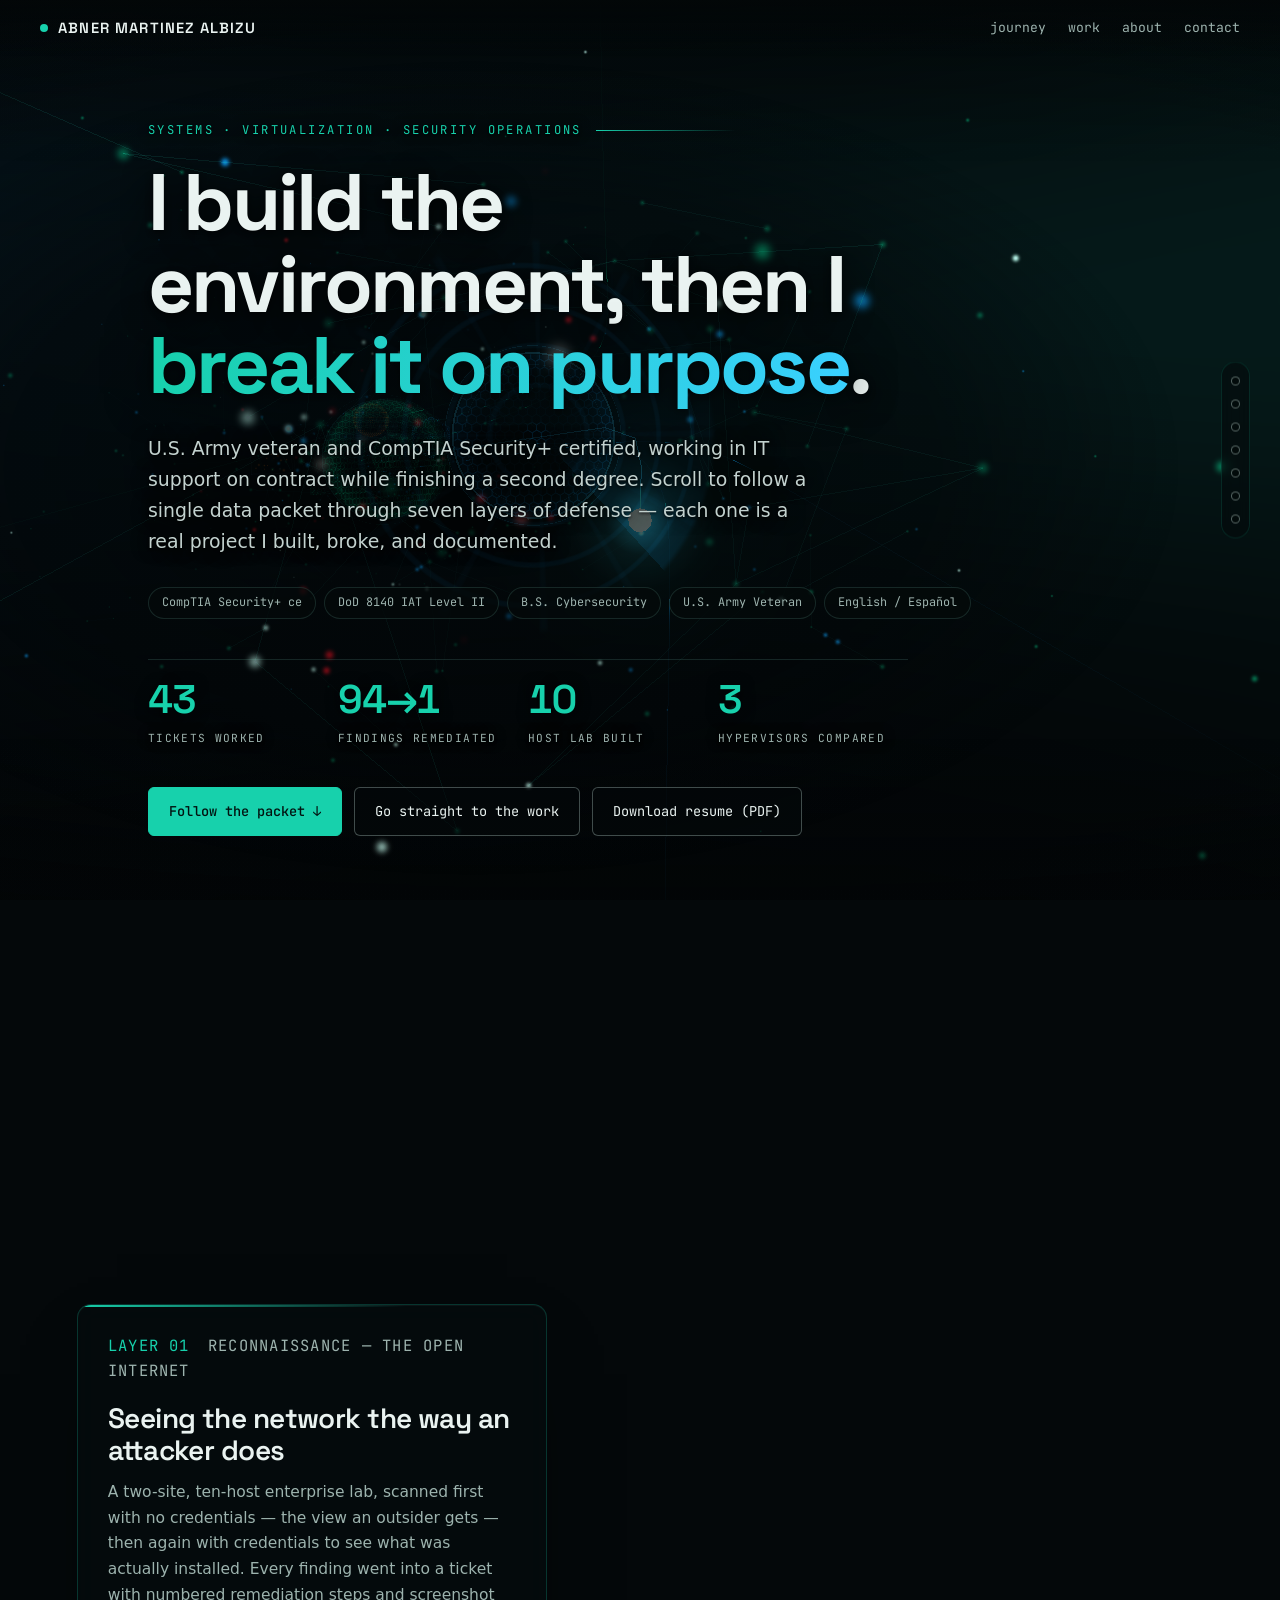
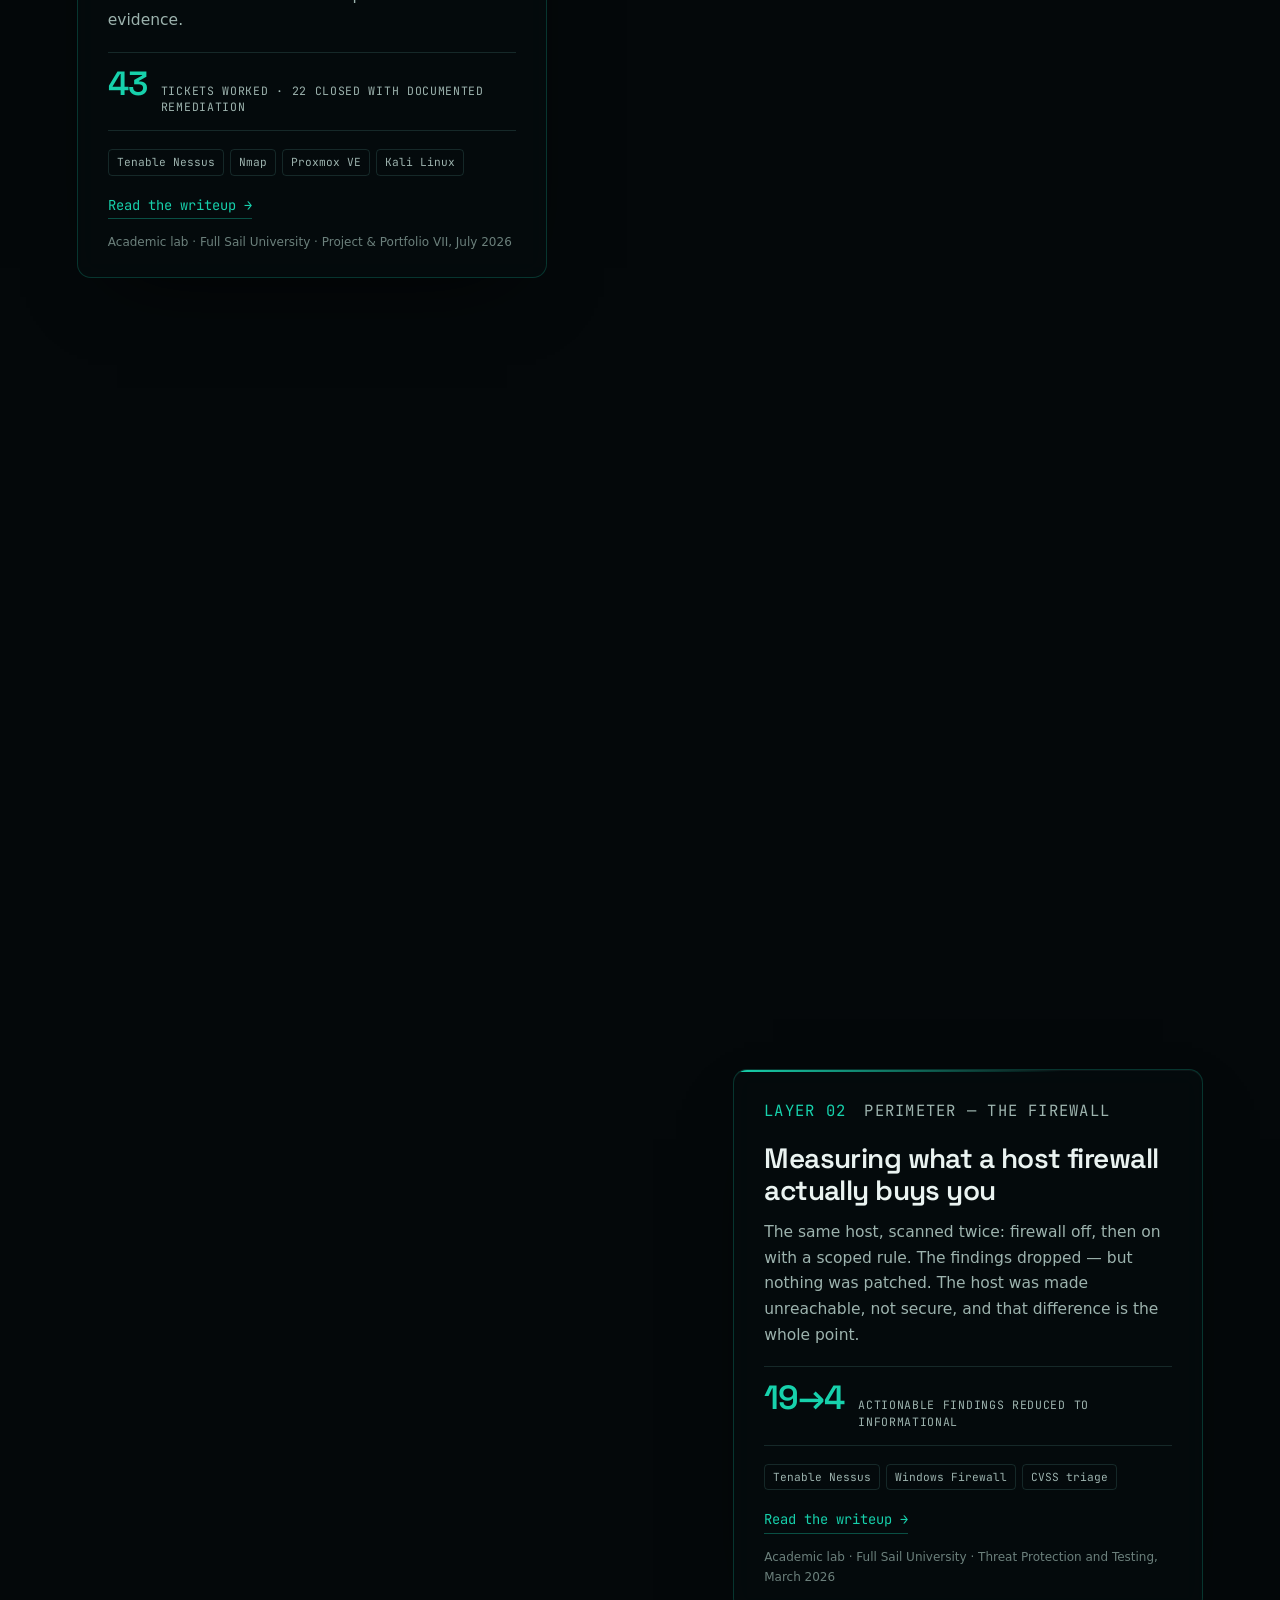
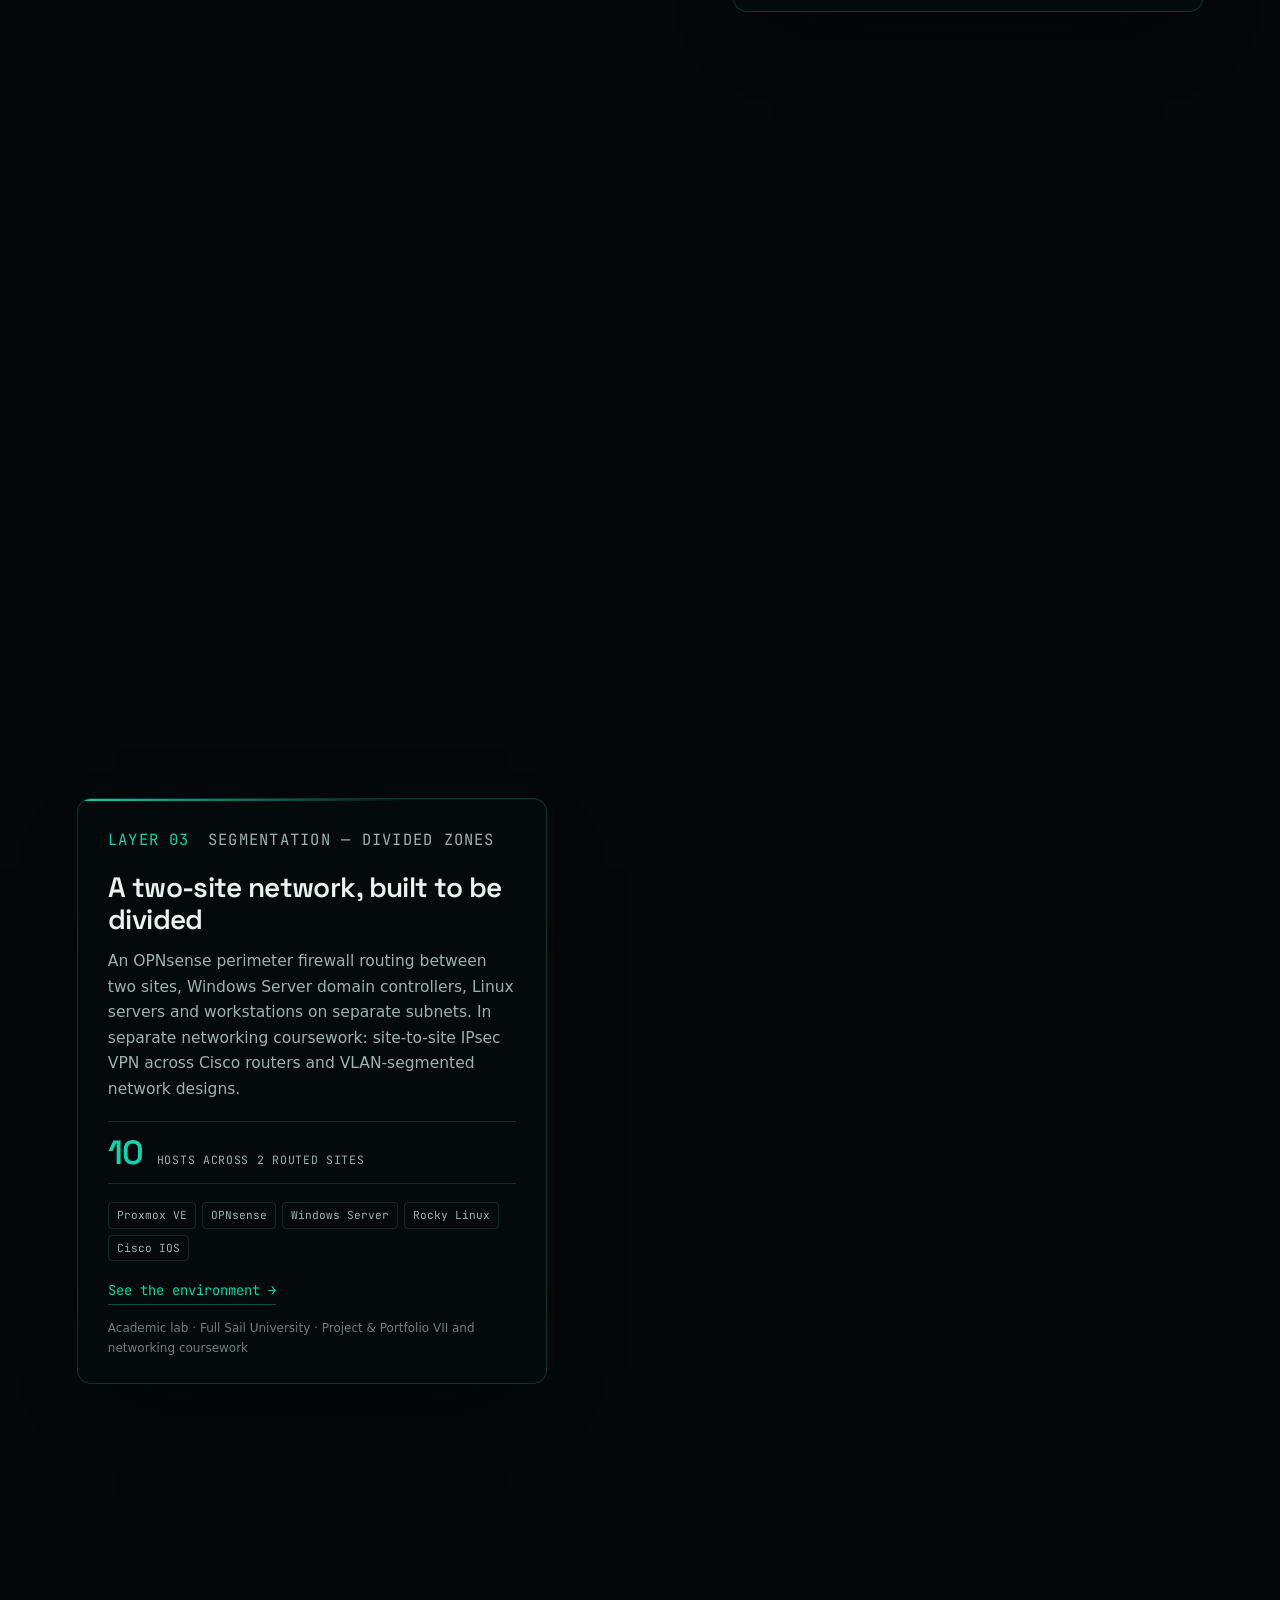
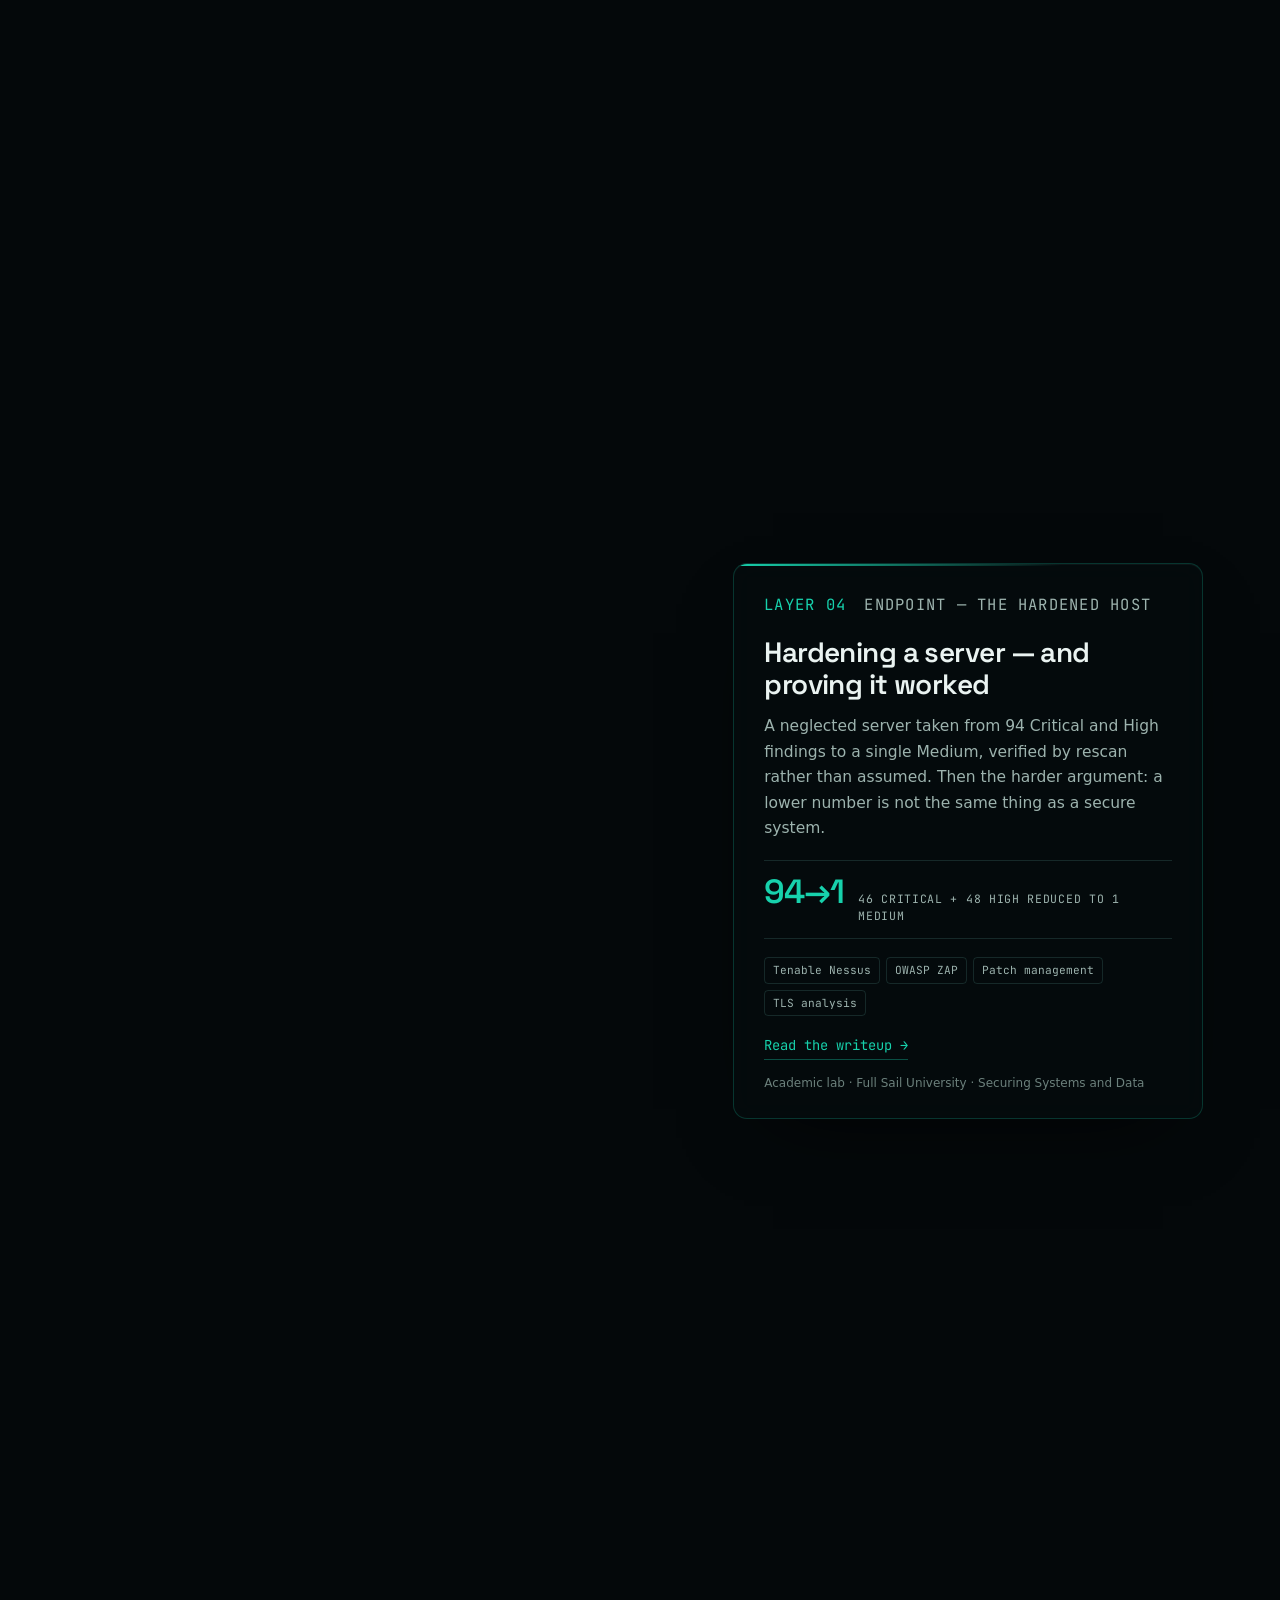
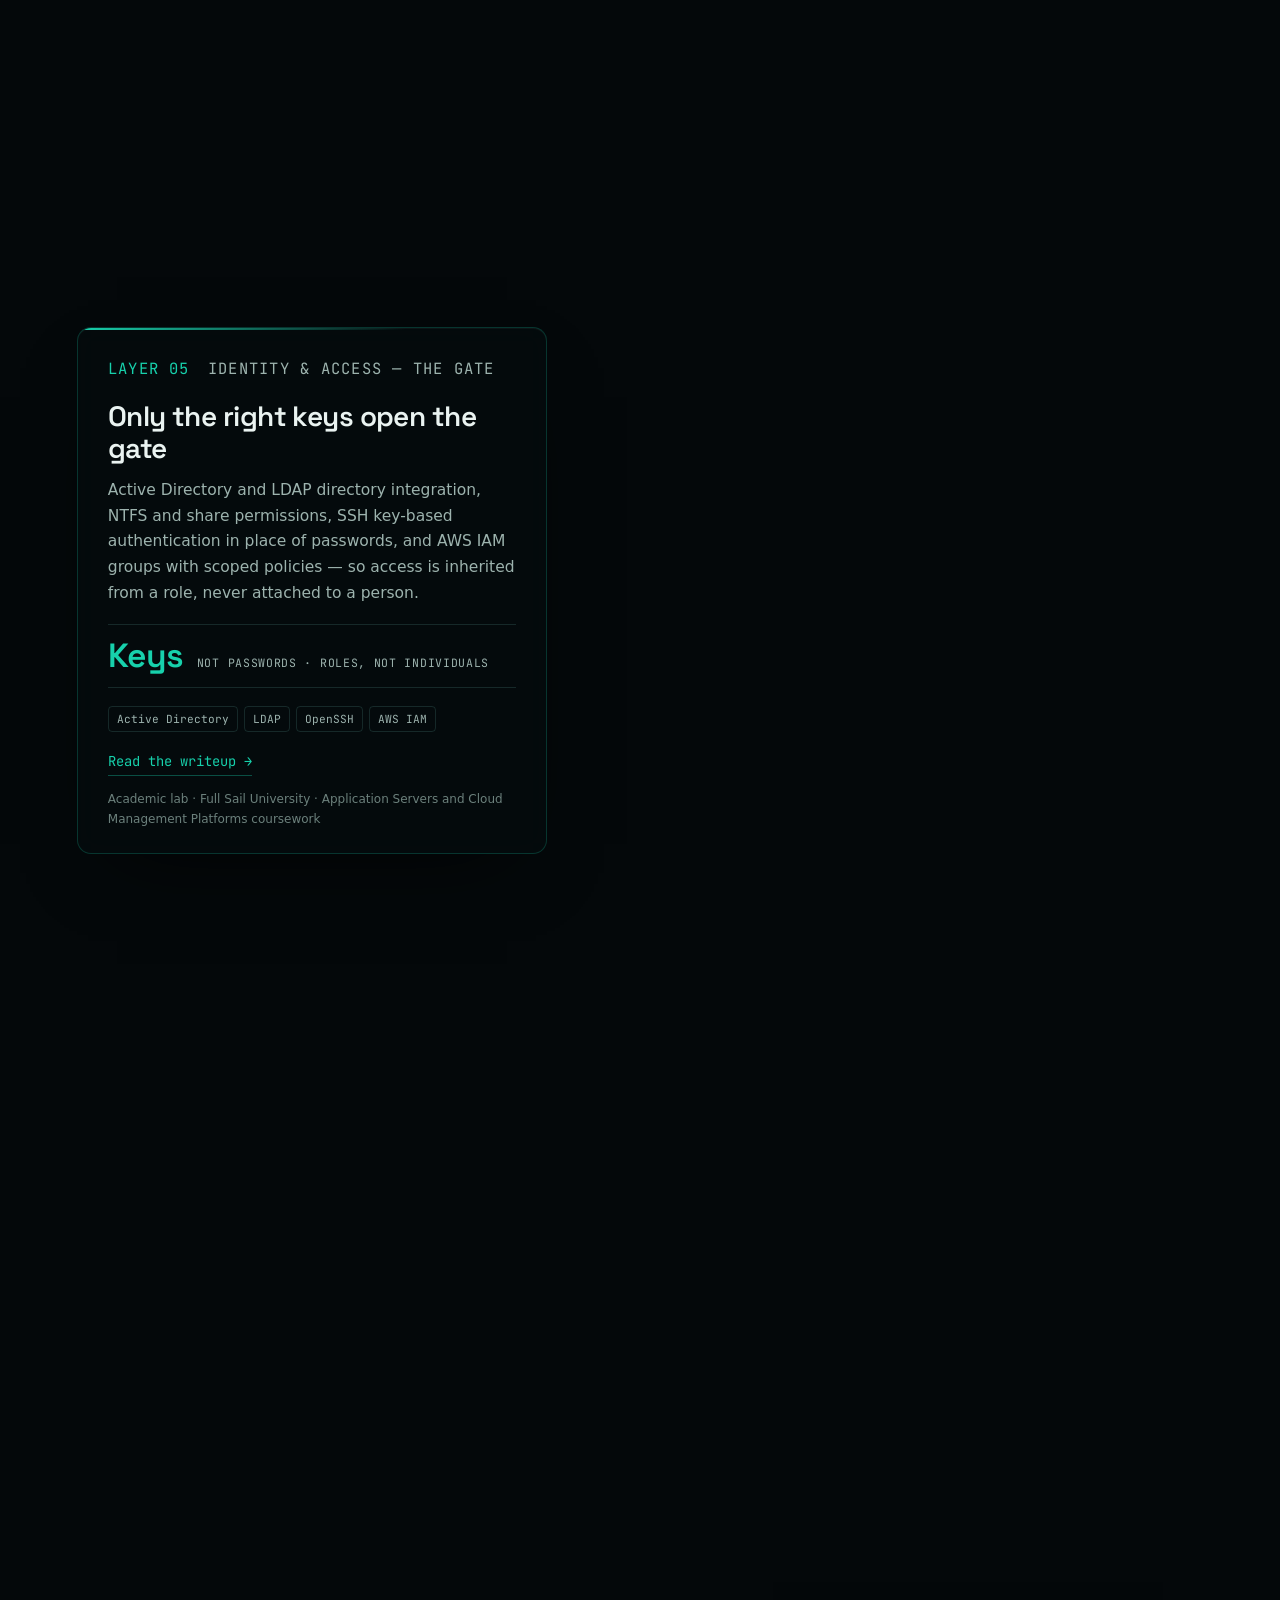
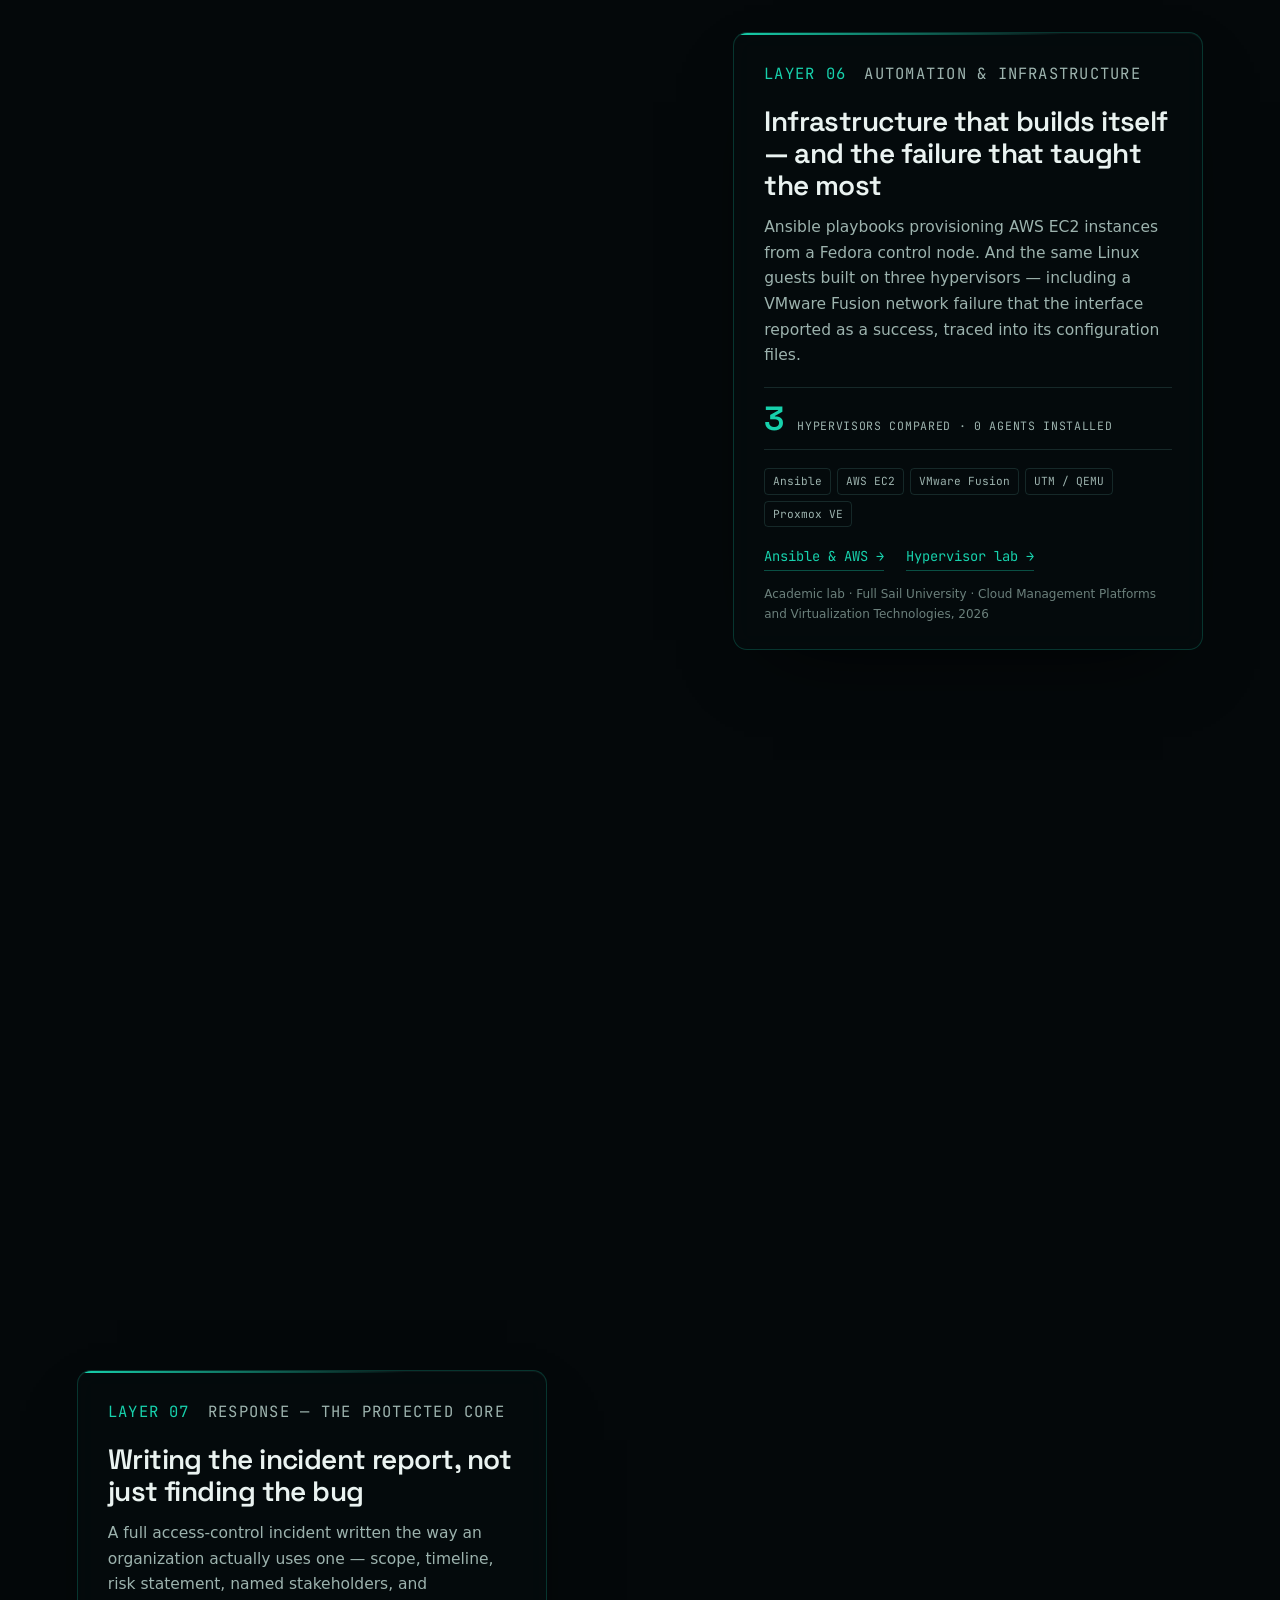
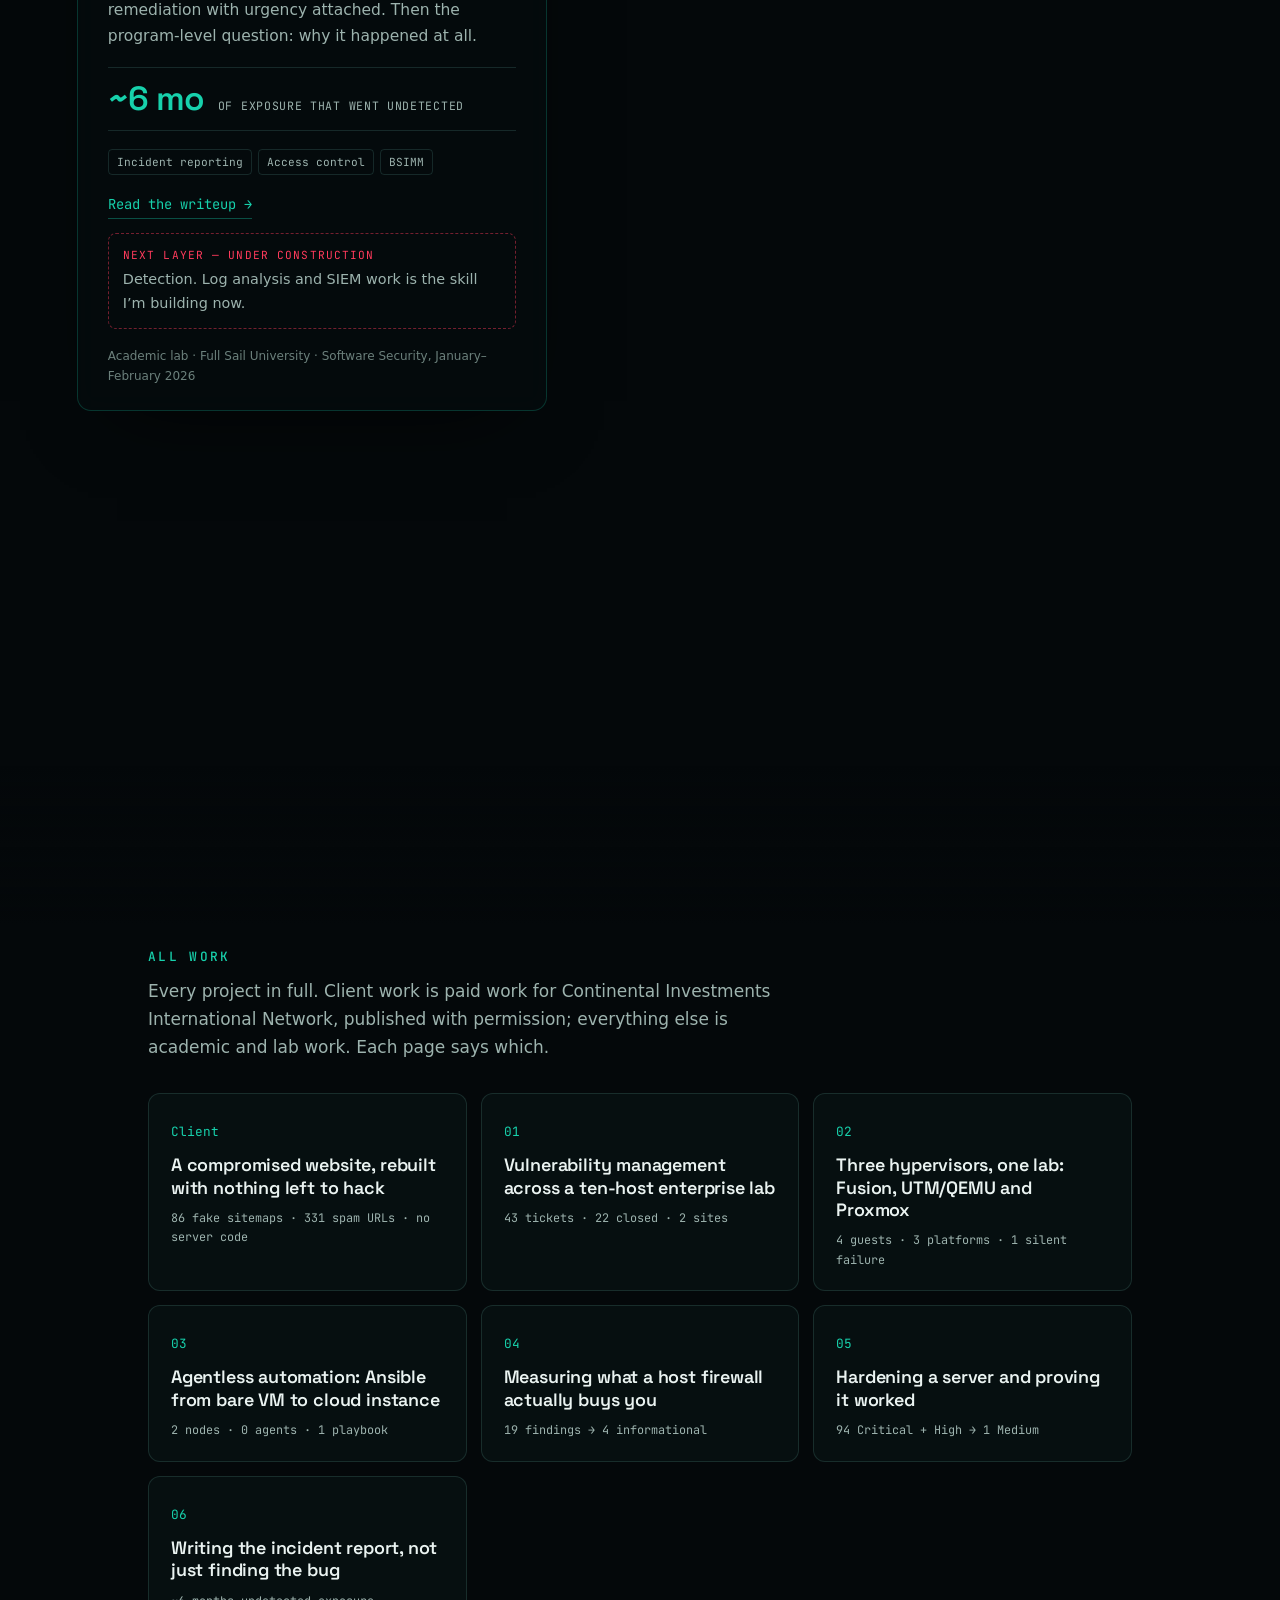
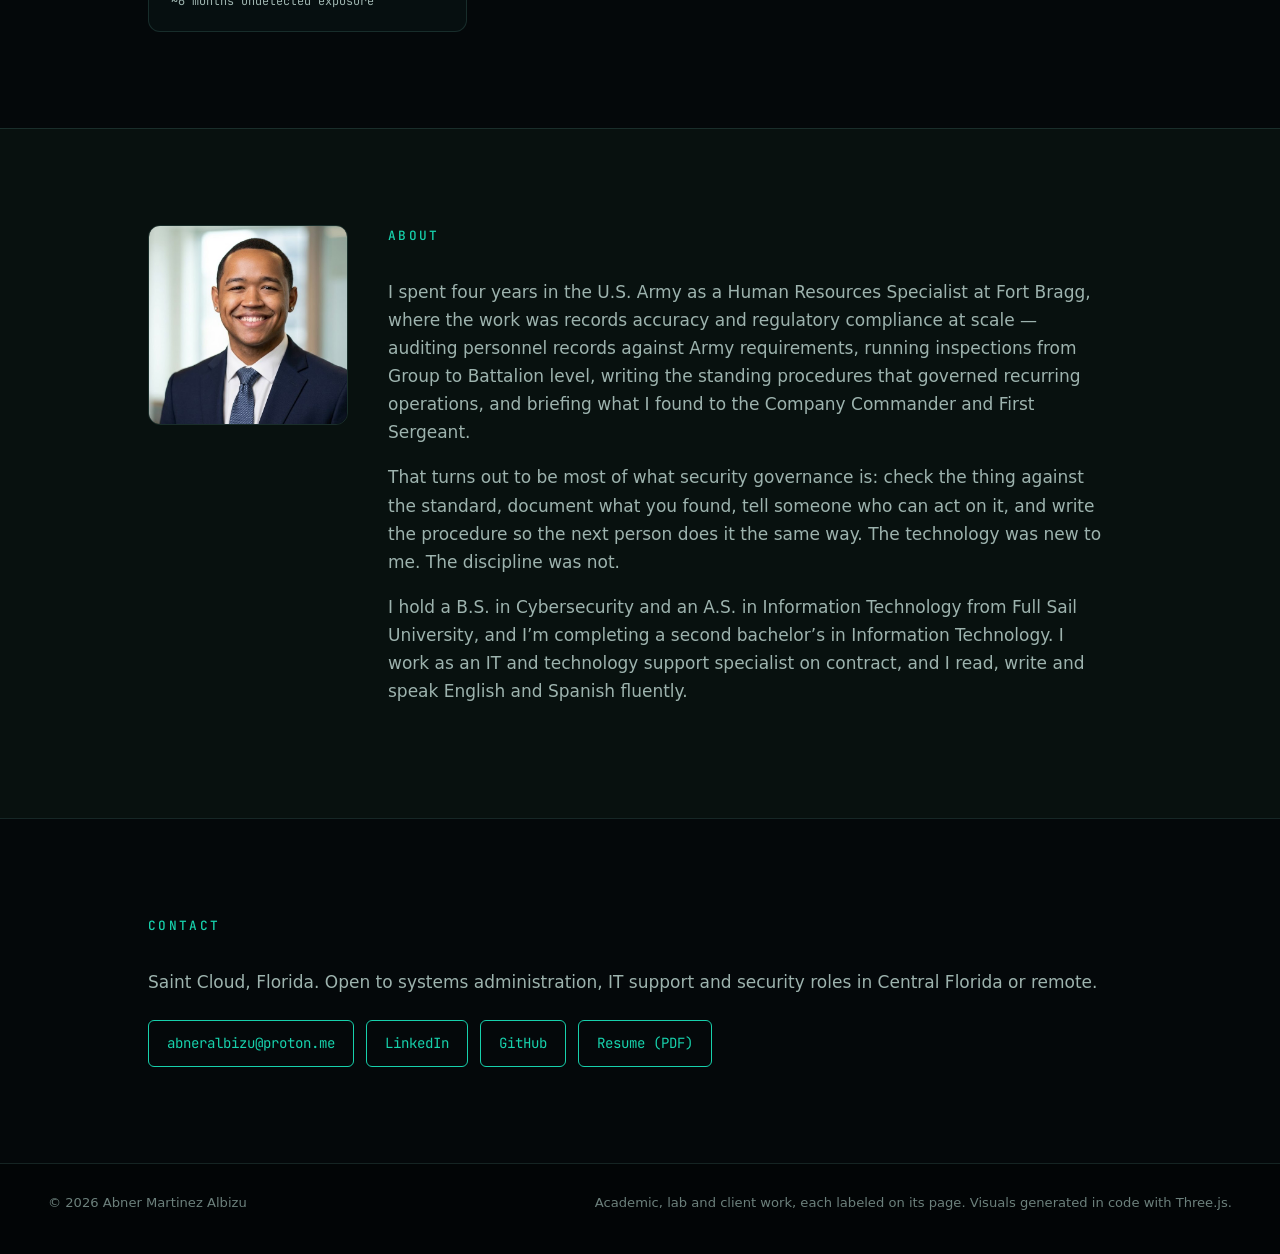
<file: index.html>
<!DOCTYPE html>
<html lang="en">
<head>
<meta charset="utf-8">
<meta name="viewport" content="width=device-width, initial-scale=1">
<title>Abner Martinez Albizu — Systems &amp; Security Portfolio</title>
<meta name="description" content="Follow a data packet through seven layers of defense. Systems administration and cybersecurity lab work by Abner Martinez Albizu — vulnerability management, hardening, segmentation, identity, automation and incident reporting.">
<meta name="theme-color" content="#04080a">
<link rel="icon" href="favicon.svg" type="image/svg+xml">
<meta property="og:title" content="Abner Martinez Albizu — Systems & Security Portfolio">
<meta property="og:description" content="Follow a data packet through seven layers of defense, each one a real project.">
<meta property="og:image" content="https://abneralbizu.github.io/img/og.jpg">
<meta property="og:url" content="https://abneralbizu.github.io/">
<meta name="twitter:card" content="summary_large_image">
<link rel="preconnect" href="https://fonts.googleapis.com">
<link rel="preconnect" href="https://fonts.gstatic.com" crossorigin>
<link href="https://fonts.googleapis.com/css2?family=JetBrains+Mono:wght@400;500&family=Space+Grotesk:wght@500;600;700&display=swap" rel="stylesheet">
<link rel="stylesheet" href="home.css">
<script>
  // Decide static vs 3D before first paint, so reduced-motion users never see a flash.
  (function () {
    var d = document.documentElement;
    var reduced = window.matchMedia && matchMedia('(prefers-reduced-motion: reduce)').matches;
    var gl = false;
    try { var c = document.createElement('canvas'); gl = !!(c.getContext('webgl2') || c.getContext('webgl')); } catch (e) {}
    d.classList.add(reduced || !gl ? 'static' : 'immersive');
  })();
</script>
<script type="importmap">
{ "imports": { "three": "./vendor/three.module.min.js", "three/addons/": "./vendor/addons/" } }
</script>
</head>
<body>

<a class="skip" href="#work">Skip to projects</a>

<canvas id="scene" aria-hidden="true"></canvas>
<div class="vignette" aria-hidden="true"></div>
<div id="tip" class="tip" aria-hidden="true"></div>

<header class="nav">
  <a class="brand" href="#top"><span class="pulse"></span>ABNER MARTINEZ ALBIZU</a>
  <nav aria-label="Primary">
    <a href="#layer-1">journey</a>
    <a href="#work">work</a>
    <a href="#about">about</a>
    <a href="#contact">contact</a>
  </nav>
</header>

<aside class="hud" aria-hidden="true">
  <div class="hud-line"><span class="hud-k">PACKET</span><span class="hud-v">0x7F3A</span></div>
  <div class="hud-line"><span class="hud-k">LAYER</span><span class="hud-v" id="hud-layer">00 / 07</span></div>
  <div class="hud-line"><span class="hud-k">ZONE</span><span class="hud-v" id="hud-zone">INGRESS</span></div>
  <div class="hud-line"><span class="hud-k">STATUS</span><span class="hud-v ok" id="hud-status">IN TRANSIT</span></div>
</aside>

<nav class="rail" aria-label="Journey layers">
  <a href="#layer-1" data-i="1"><span>Reconnaissance</span></a>
  <a href="#layer-2" data-i="2"><span>Perimeter</span></a>
  <a href="#layer-3" data-i="3"><span>Segmentation</span></a>
  <a href="#layer-4" data-i="4"><span>Endpoint</span></a>
  <a href="#layer-5" data-i="5"><span>Identity</span></a>
  <a href="#layer-6" data-i="6"><span>Automation</span></a>
  <a href="#layer-7" data-i="7"><span>Response</span></a>
</nav>

<main>

  <!-- ================= HERO ================= -->
  <section class="hero" id="top" data-zone="INGRESS">
    <div class="wrap">
      <p class="kicker">Systems &middot; Virtualization &middot; Security Operations</p>
      <h1>I build the environment, then I <em>break it on purpose</em>.</h1>
      <p class="lede">U.S. Army veteran and CompTIA Security+ certified, working in IT support on contract while finishing a second degree. Scroll to follow a single data packet through seven layers of defense &mdash; each one is a real project I built, broke, and documented.</p>
      <ul class="creds">
        <li>CompTIA Security+ ce</li>
        <li>DoD 8140 IAT Level II</li>
        <li>B.S. Cybersecurity</li>
        <li>U.S. Army Veteran</li>
        <li>English / Espa&ntilde;ol</li>
      </ul>
      <dl class="stats">
        <div><dt>43</dt><dd>tickets worked</dd></div>
        <div><dt>94&rarr;1</dt><dd>findings remediated</dd></div>
        <div><dt>10</dt><dd>host lab built</dd></div>
        <div><dt>3</dt><dd>hypervisors compared</dd></div>
      </dl>
      <div class="hero-actions">
        <a class="btn primary" href="#layer-1">Follow the packet &darr;</a>
        <a class="btn" href="#work">Go straight to the work</a>
        <a class="btn" href="downloads/Abner_Martinez_Albizu_Resume.pdf" download>Download resume (PDF)</a>
      </div>
    </div>
  </section>

  <!-- ================= LAYER 1 ================= -->
  <section class="layer left" id="layer-1" data-zone="OPEN INTERNET" data-i="1">
    <article class="card">
      <p class="tag"><span>Layer 01</span> Reconnaissance &mdash; the open internet</p>
      <h2>Seeing the network the way an attacker does</h2>
      <p>A two-site, ten-host enterprise lab, scanned first with no credentials &mdash; the view an outsider gets &mdash; then again with credentials to see what was actually installed. Every finding went into a ticket with numbered remediation steps and screenshot evidence.</p>
      <div class="metric"><strong>43</strong><span>tickets worked &middot; 22 closed with documented remediation</span></div>
      <ul class="chips"><li>Tenable Nessus</li><li>Nmap</li><li>Proxmox VE</li><li>Kali Linux</li></ul>
      <p class="links"><a href="projects/vulnerability-management-program.html">Read the writeup &rarr;</a></p>
      <p class="src">Academic lab &middot; Full Sail University &middot; Project &amp; Portfolio VII, July 2026</p>
    </article>
  </section>

  <!-- ================= LAYER 2 ================= -->
  <section class="layer right" id="layer-2" data-zone="PERIMETER" data-i="2">
    <article class="card">
      <p class="tag"><span>Layer 02</span> Perimeter &mdash; the firewall</p>
      <h2>Measuring what a host firewall actually buys you</h2>
      <p>The same host, scanned twice: firewall off, then on with a scoped rule. The findings dropped &mdash; but nothing was patched. The host was made unreachable, not secure, and that difference is the whole point.</p>
      <div class="metric"><strong>19&rarr;4</strong><span>actionable findings reduced to informational</span></div>
      <ul class="chips"><li>Tenable Nessus</li><li>Windows Firewall</li><li>CVSS triage</li></ul>
      <p class="links"><a href="projects/firewall-scan-validation.html">Read the writeup &rarr;</a></p>
      <p class="src">Academic lab &middot; Full Sail University &middot; Threat Protection and Testing, March 2026</p>
    </article>
  </section>

  <!-- ================= LAYER 3 ================= -->
  <section class="layer left" id="layer-3" data-zone="SEGMENTATION" data-i="3">
    <article class="card">
      <p class="tag"><span>Layer 03</span> Segmentation &mdash; divided zones</p>
      <h2>A two-site network, built to be divided</h2>
      <p>An OPNsense perimeter firewall routing between two sites, Windows Server domain controllers, Linux servers and workstations on separate subnets. In separate networking coursework: site-to-site IPsec VPN across Cisco routers and VLAN-segmented network designs.</p>
      <div class="metric"><strong>10</strong><span>hosts across 2 routed sites</span></div>
      <ul class="chips"><li>Proxmox VE</li><li>OPNsense</li><li>Windows Server</li><li>Rocky Linux</li><li>Cisco IOS</li></ul>
      <p class="links"><a href="projects/vulnerability-management-program.html#the-environment">See the environment &rarr;</a></p>
      <p class="src">Academic lab &middot; Full Sail University &middot; Project &amp; Portfolio VII and networking coursework</p>
    </article>
  </section>

  <!-- ================= LAYER 4 ================= -->
  <section class="layer right" id="layer-4" data-zone="ENDPOINT" data-i="4">
    <article class="card">
      <p class="tag"><span>Layer 04</span> Endpoint &mdash; the hardened host</p>
      <h2>Hardening a server &mdash; and proving it worked</h2>
      <p>A neglected server taken from 94 Critical and High findings to a single Medium, verified by rescan rather than assumed. Then the harder argument: a lower number is not the same thing as a secure system.</p>
      <div class="metric"><strong>94&rarr;1</strong><span>46 Critical + 48 High reduced to 1 Medium</span></div>
      <ul class="chips"><li>Tenable Nessus</li><li>OWASP ZAP</li><li>Patch management</li><li>TLS analysis</li></ul>
      <p class="links"><a href="projects/system-hardening.html">Read the writeup &rarr;</a></p>
      <p class="src">Academic lab &middot; Full Sail University &middot; Securing Systems and Data</p>
    </article>
  </section>

  <!-- ================= LAYER 5 ================= -->
  <section class="layer left" id="layer-5" data-zone="IDENTITY" data-i="5">
    <article class="card">
      <p class="tag"><span>Layer 05</span> Identity &amp; access &mdash; the gate</p>
      <h2>Only the right keys open the gate</h2>
      <p>Active Directory and LDAP directory integration, NTFS and share permissions, SSH key-based authentication in place of passwords, and AWS IAM groups with scoped policies &mdash; so access is inherited from a role, never attached to a person.</p>
      <div class="metric"><strong>Keys</strong><span>not passwords &middot; roles, not individuals</span></div>
      <ul class="chips"><li>Active Directory</li><li>LDAP</li><li>OpenSSH</li><li>AWS IAM</li></ul>
      <p class="links"><a href="projects/ansible-aws-automation.html">Read the writeup &rarr;</a></p>
      <p class="src">Academic lab &middot; Full Sail University &middot; Application Servers and Cloud Management Platforms coursework</p>
    </article>
  </section>

  <!-- ================= LAYER 6 ================= -->
  <section class="layer right" id="layer-6" data-zone="AUTOMATION" data-i="6">
    <article class="card">
      <p class="tag"><span>Layer 06</span> Automation &amp; infrastructure</p>
      <h2>Infrastructure that builds itself &mdash; and the failure that taught the most</h2>
      <p>Ansible playbooks provisioning AWS EC2 instances from a Fedora control node. And the same Linux guests built on three hypervisors &mdash; including a VMware Fusion network failure that the interface reported as a success, traced into its configuration files.</p>
      <div class="metric"><strong>3</strong><span>hypervisors compared &middot; 0 agents installed</span></div>
      <ul class="chips"><li>Ansible</li><li>AWS EC2</li><li>VMware Fusion</li><li>UTM / QEMU</li><li>Proxmox VE</li></ul>
      <p class="links"><a href="projects/ansible-aws-automation.html">Ansible &amp; AWS &rarr;</a><a href="projects/hypervisor-lab.html">Hypervisor lab &rarr;</a></p>
      <p class="src">Academic lab &middot; Full Sail University &middot; Cloud Management Platforms and Virtualization Technologies, 2026</p>
    </article>
  </section>

  <!-- ================= LAYER 7 ================= -->
  <section class="layer left" id="layer-7" data-zone="CORE" data-i="7">
    <article class="card">
      <p class="tag"><span>Layer 07</span> Response &mdash; the protected core</p>
      <h2>Writing the incident report, not just finding the bug</h2>
      <p>A full access-control incident written the way an organization actually uses one &mdash; scope, timeline, risk statement, named stakeholders, and remediation with urgency attached. Then the program-level question: why it happened at all.</p>
      <div class="metric"><strong>~6 mo</strong><span>of exposure that went undetected</span></div>
      <ul class="chips"><li>Incident reporting</li><li>Access control</li><li>BSIMM</li></ul>
      <p class="links"><a href="projects/incident-report.html">Read the writeup &rarr;</a></p>
      <p class="next"><span>Next layer &mdash; under construction</span>Detection. Log analysis and SIEM work is the skill I&rsquo;m building now.</p>
      <p class="src">Academic lab &middot; Full Sail University &middot; Software Security, January&ndash;February 2026</p>
    </article>
  </section>

  <!-- ================= ALL WORK ================= -->
  <section class="solid" id="work">
    <div class="wrap">
      <div class="sec-head"><h2>All work</h2><p>Every project in full. Client work is paid work for Continental Investments International Network, published with permission; everything else is academic and lab work. Each page says which.</p></div>
      <div class="grid">
        <a class="w" href="projects/nccmn-website-compromise.html"><span class="n">Client</span><h3>A compromised website, rebuilt with nothing left to hack</h3><p>86 fake sitemaps &middot; 331 spam URLs &middot; no server code</p></a>
        <a class="w" href="projects/vulnerability-management-program.html"><span class="n">01</span><h3>Vulnerability management across a ten-host enterprise lab</h3><p>43 tickets &middot; 22 closed &middot; 2 sites</p></a>
        <a class="w" href="projects/hypervisor-lab.html"><span class="n">02</span><h3>Three hypervisors, one lab: Fusion, UTM/QEMU and Proxmox</h3><p>4 guests &middot; 3 platforms &middot; 1 silent failure</p></a>
        <a class="w" href="projects/ansible-aws-automation.html"><span class="n">03</span><h3>Agentless automation: Ansible from bare VM to cloud instance</h3><p>2 nodes &middot; 0 agents &middot; 1 playbook</p></a>
        <a class="w" href="projects/firewall-scan-validation.html"><span class="n">04</span><h3>Measuring what a host firewall actually buys you</h3><p>19 findings &rarr; 4 informational</p></a>
        <a class="w" href="projects/system-hardening.html"><span class="n">05</span><h3>Hardening a server and proving it worked</h3><p>94 Critical + High &rarr; 1 Medium</p></a>
        <a class="w" href="projects/incident-report.html"><span class="n">06</span><h3>Writing the incident report, not just finding the bug</h3><p>~6 months undetected exposure</p></a>
      </div>
    </div>
  </section>

  <!-- ================= ABOUT ================= -->
  <section class="solid alt" id="about">
    <div class="wrap about">
      <img src="img/abner.jpg" alt="Abner Martinez Albizu" width="200" height="200" loading="lazy">
      <div>
        <div class="sec-head"><h2>About</h2></div>
        <p>I spent four years in the U.S. Army as a Human Resources Specialist at Fort Bragg, where the work was records accuracy and regulatory compliance at scale &mdash; auditing personnel records against Army requirements, running inspections from Group to Battalion level, writing the standing procedures that governed recurring operations, and briefing what I found to the Company Commander and First Sergeant.</p>
        <p>That turns out to be most of what security governance is: check the thing against the standard, document what you found, tell someone who can act on it, and write the procedure so the next person does it the same way. The technology was new to me. The discipline was not.</p>
        <p>I hold a B.S. in Cybersecurity and an A.S. in Information Technology from Full Sail University, and I&rsquo;m completing a second bachelor&rsquo;s in Information Technology. I work as an IT and technology support specialist on contract, and I read, write and speak English and Spanish fluently.</p>
      </div>
    </div>
  </section>

  <!-- ================= CONTACT ================= -->
  <section class="solid" id="contact">
    <div class="wrap">
      <div class="sec-head"><h2>Contact</h2></div>
      <p>Saint Cloud, Florida. Open to systems administration, IT support and security roles in Central Florida or remote.</p>
      <ul class="contact">
        <li><a href="mailto:abneralbizu@proton.me">abneralbizu@proton.me</a></li>
        <li><a href="https://www.linkedin.com/in/abner-martinez-albizu-15368433a">LinkedIn</a></li>
        <li><a href="https://github.com/abneralbizu">GitHub</a></li>
        <li><a href="downloads/Abner_Martinez_Albizu_Resume.pdf" download>Resume (PDF)</a></li>
      </ul>
    </div>
  </section>

</main>

<footer class="foot">
  <span>&copy; 2026 Abner Martinez Albizu</span>
  <span>Academic, lab and client work, each labeled on its page. Visuals generated in code with Three.js.</span>
</footer>

<script type="module" src="main.js"></script>
</body>
</html>
</file>
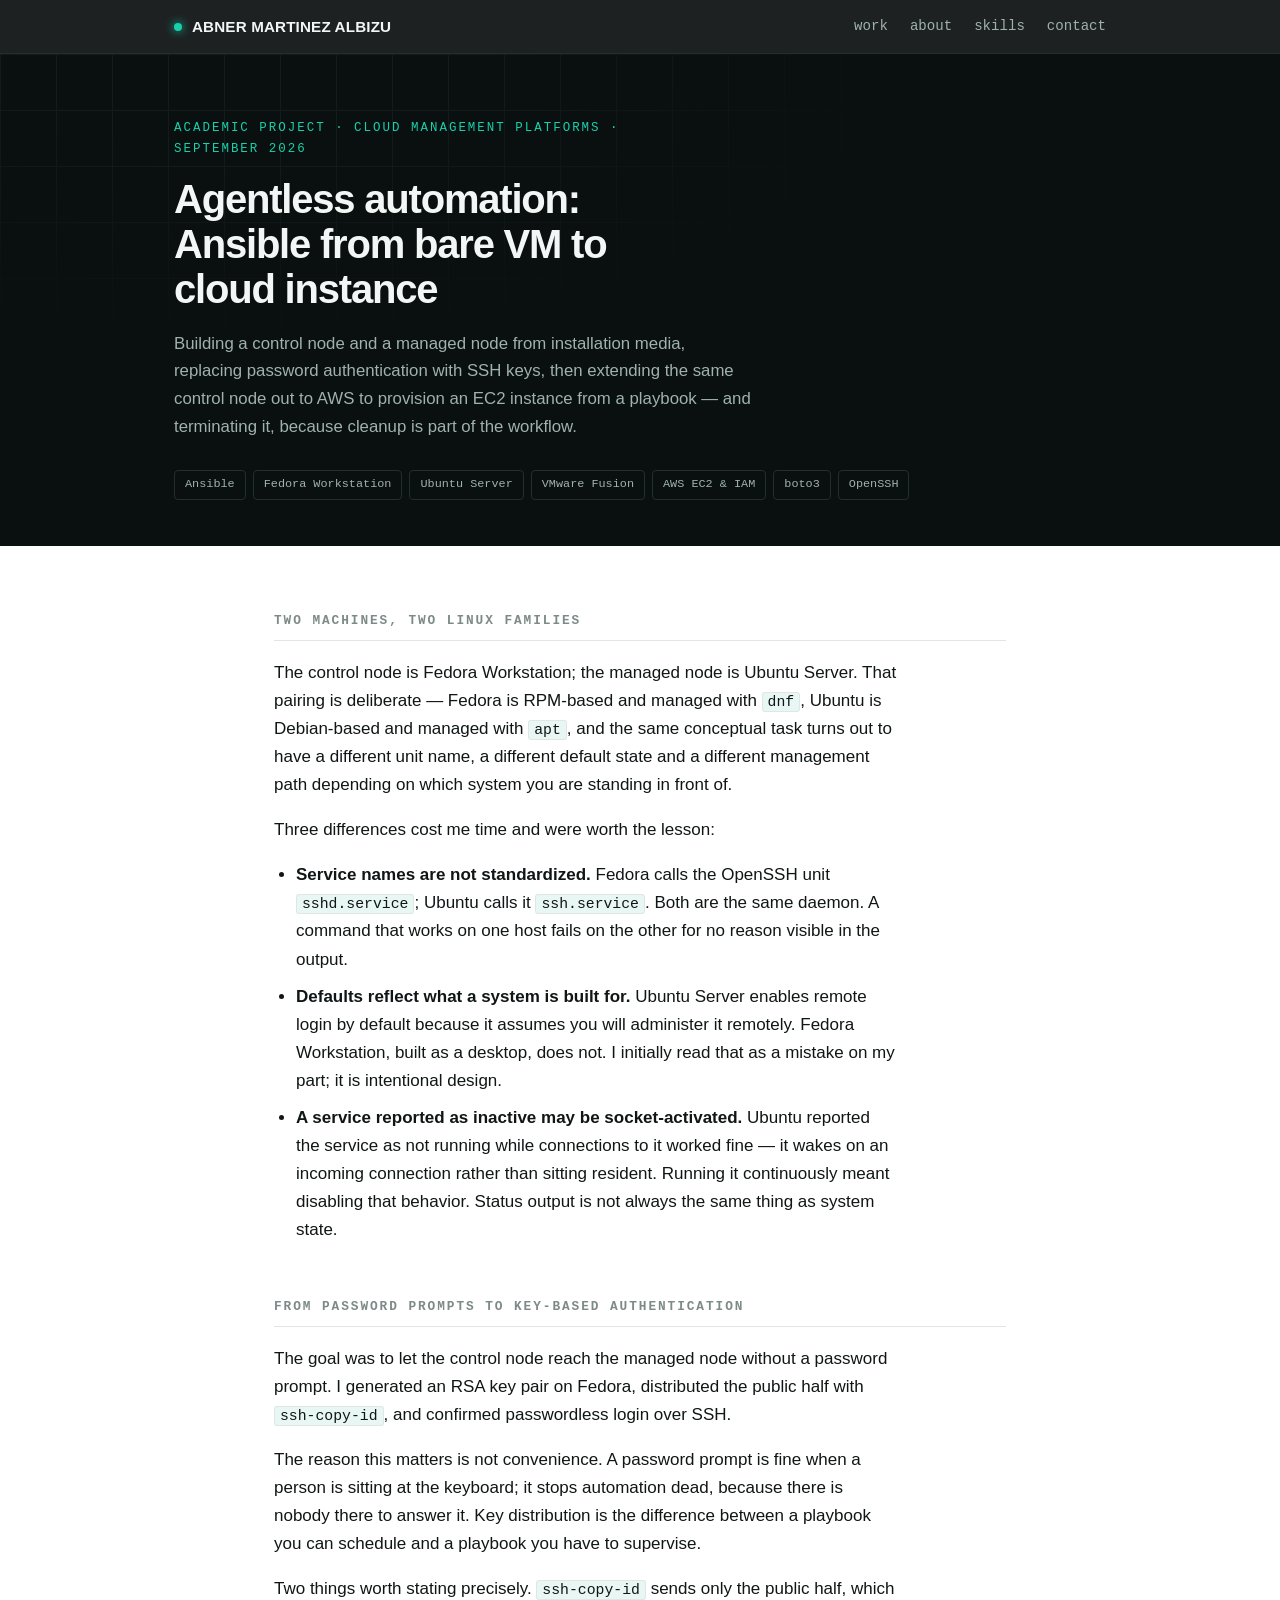
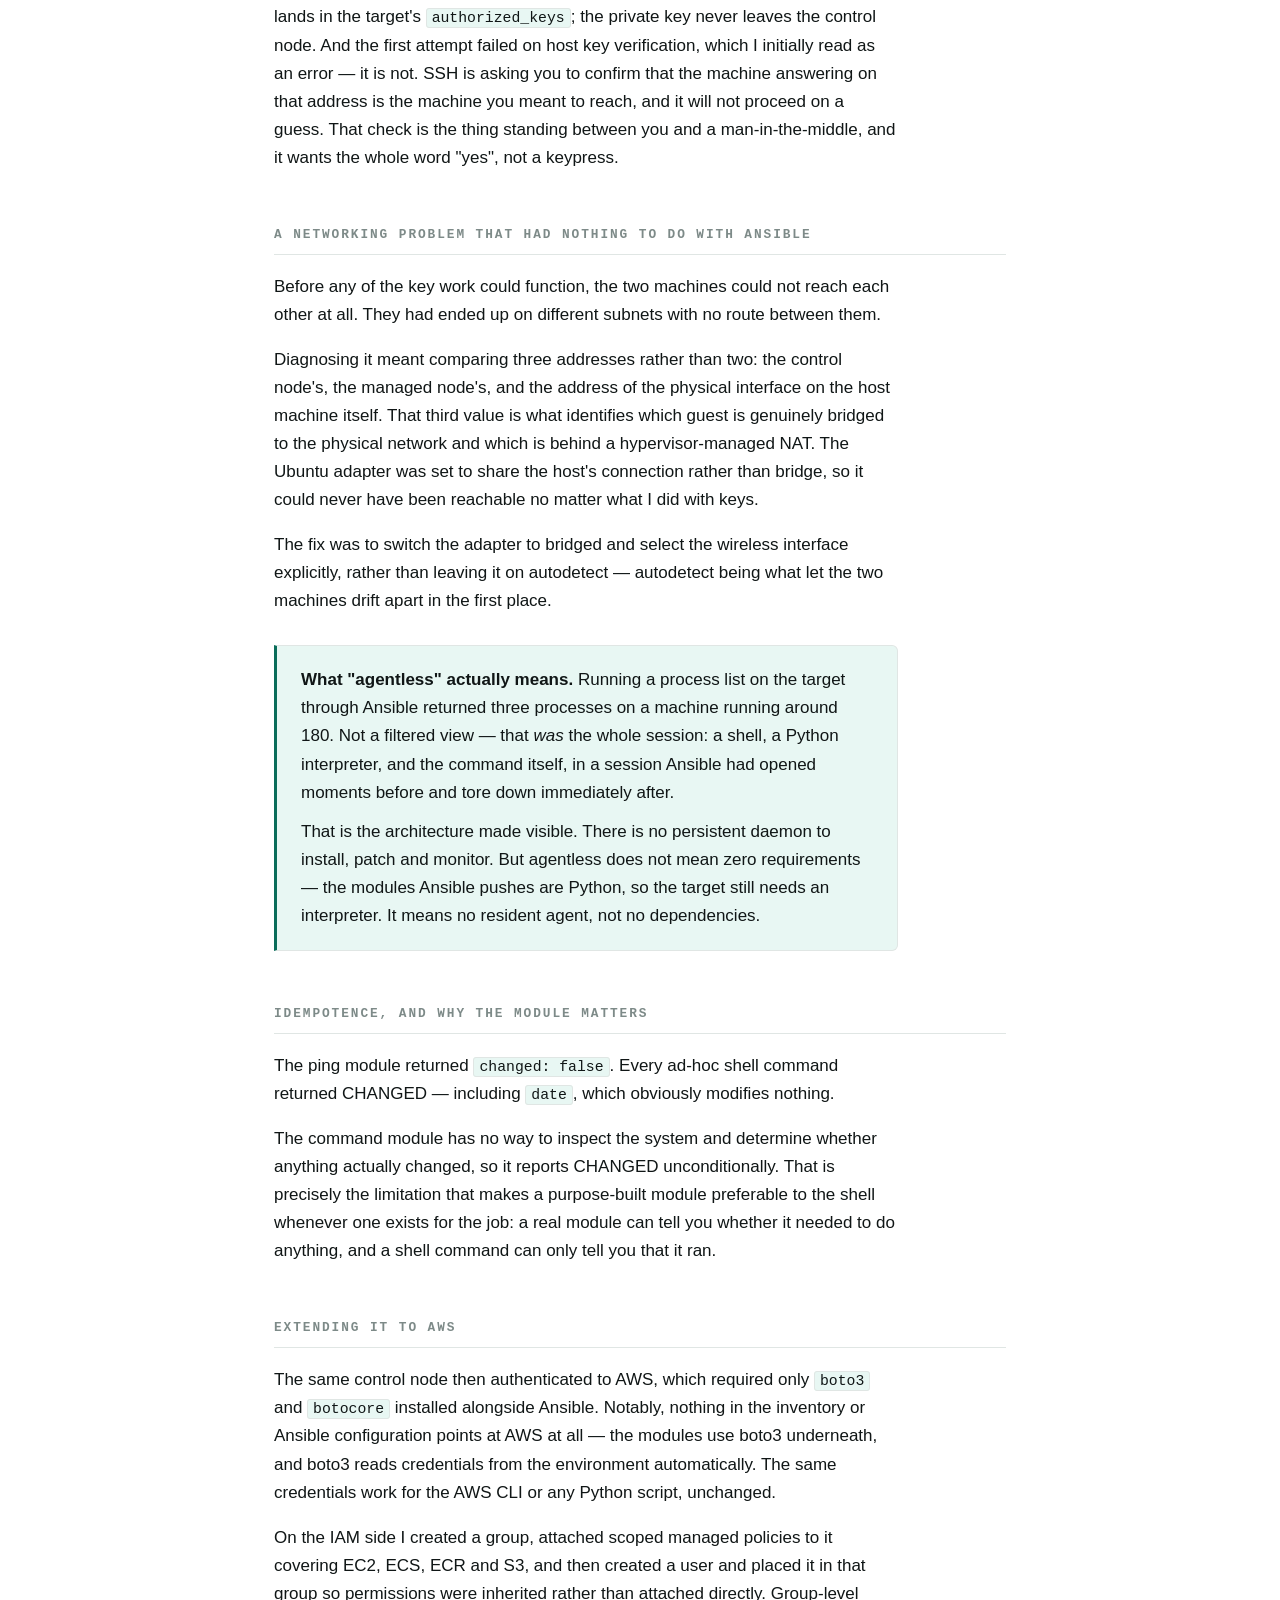
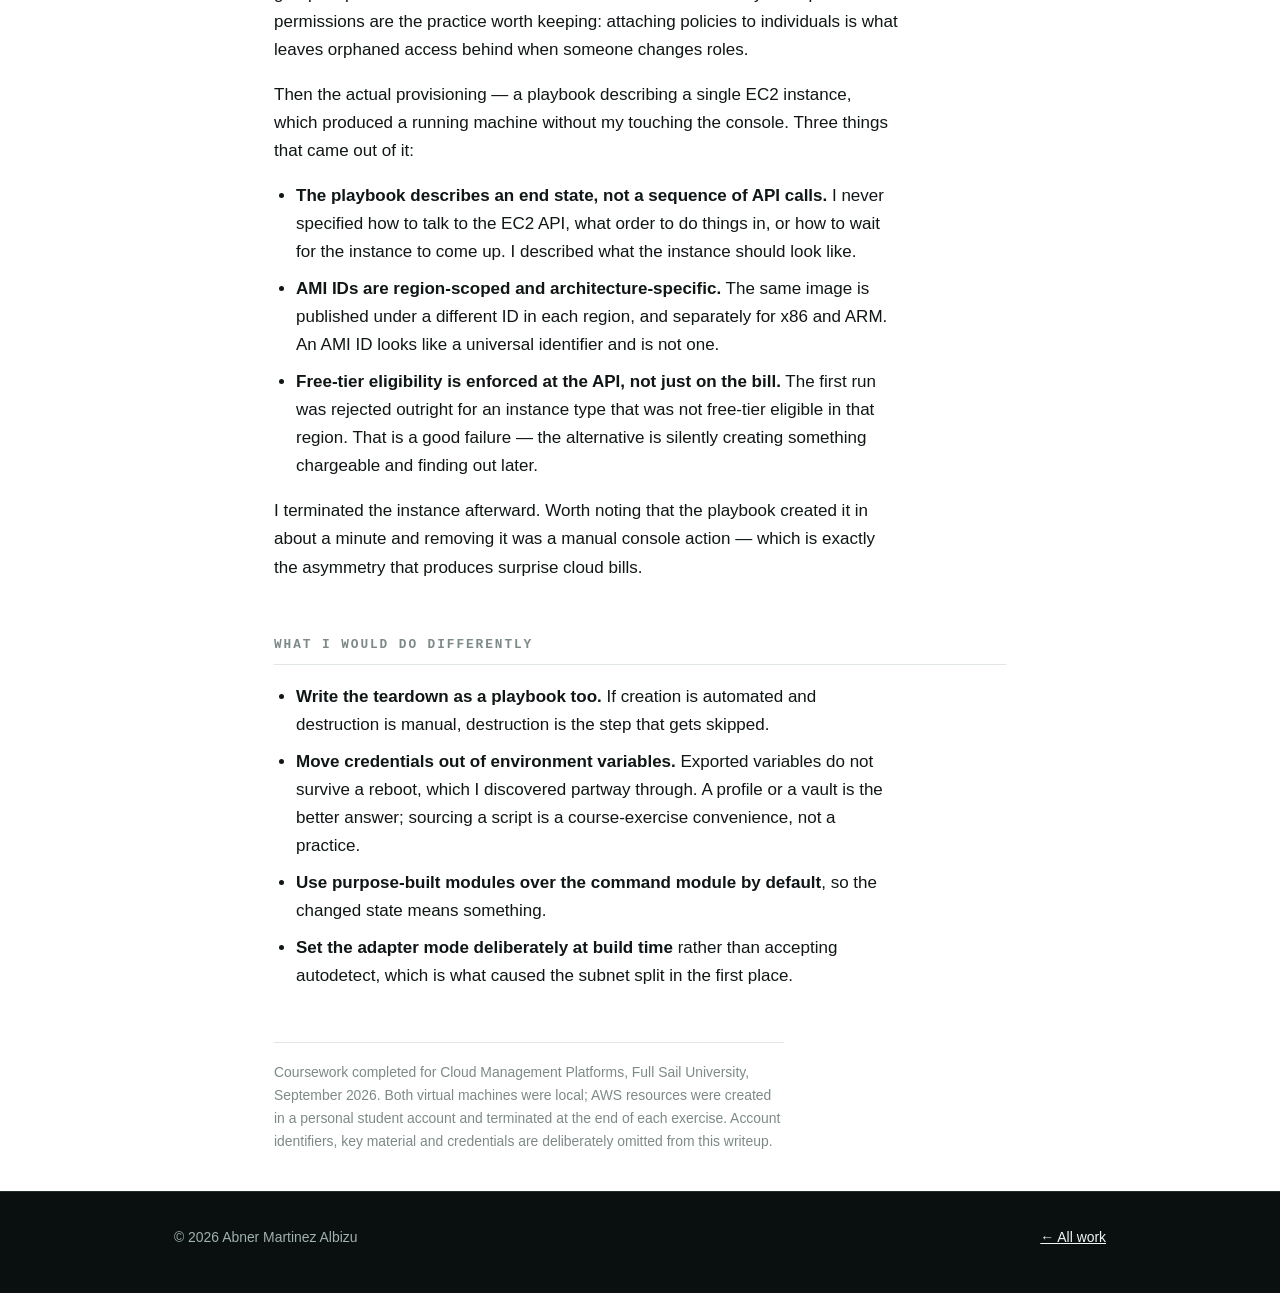
<file: projects/ansible-aws-automation.html>
<!DOCTYPE html>
<html lang="en">
<head>
<meta charset="utf-8">
<meta name="viewport" content="width=device-width, initial-scale=1">
<title>Agentless automation with Ansible — Abner Martinez Albizu</title>
<meta name="description" content="Building an Ansible control node and managed node, moving to key-based authentication, and provisioning AWS EC2 from a playbook.">
<link rel="icon" href="../favicon.svg" type="image/svg+xml">
<link rel="stylesheet" href="../style.css">
</head>
<body>


<div class="topbar">
  <div class="wrap">
    <a class="brand" href="../index.html"><span class="dot"></span>ABNER MARTINEZ ALBIZU</a>
    <nav>
      <a href="../index.html#work">work</a>
      <a href="../index.html#about">about</a>
      <a href="../index.html#skills">skills</a>
      <a href="../index.html#contact">contact</a>
    </nav>
  </div>
</div>

<header class="page-head">
  <div class="wrap">
    <p class="kicker">Academic project &middot; Cloud Management Platforms &middot; September 2026</p>
    <h1>Agentless automation: Ansible from bare VM to cloud instance</h1>
    <p class="lede">Building a control node and a managed node from installation media, replacing password authentication with SSH keys, then extending the same control node out to AWS to provision an EC2 instance from a playbook — and terminating it, because cleanup is part of the workflow.</p>
    <ul class="toolset">
      <li>Ansible</li>
      <li>Fedora Workstation</li>
      <li>Ubuntu Server</li>
      <li>VMware Fusion</li>
      <li>AWS EC2 &amp; IAM</li>
      <li>boto3</li>
      <li>OpenSSH</li>
    </ul>
  </div>
</header>

<main class="wrap narrow">
<article>
  <h2>Two machines, two Linux families</h2>

  <p>The control node is Fedora Workstation; the managed node is Ubuntu Server. That pairing is deliberate — Fedora is RPM-based and managed with <code>dnf</code>, Ubuntu is Debian-based and managed with <code>apt</code>, and the same conceptual task turns out to have a different unit name, a different default state and a different management path depending on which system you are standing in front of.</p>

  <p>Three differences cost me time and were worth the lesson:</p>

  <ul>
    <li><strong>Service names are not standardized.</strong> Fedora calls the OpenSSH unit <code>sshd.service</code>; Ubuntu calls it <code>ssh.service</code>. Both are the same daemon. A command that works on one host fails on the other for no reason visible in the output.</li>
    <li><strong>Defaults reflect what a system is built for.</strong> Ubuntu Server enables remote login by default because it assumes you will administer it remotely. Fedora Workstation, built as a desktop, does not. I initially read that as a mistake on my part; it is intentional design.</li>
    <li><strong>A service reported as inactive may be socket-activated.</strong> Ubuntu reported the service as not running while connections to it worked fine — it wakes on an incoming connection rather than sitting resident. Running it continuously meant disabling that behavior. Status output is not always the same thing as system state.</li>
  </ul>

  <h2>From password prompts to key-based authentication</h2>

  <p>The goal was to let the control node reach the managed node without a password prompt. I generated an RSA key pair on Fedora, distributed the public half with <code>ssh-copy-id</code>, and confirmed passwordless login over SSH.</p>

  <p>The reason this matters is not convenience. A password prompt is fine when a person is sitting at the keyboard; it stops automation dead, because there is nobody there to answer it. Key distribution is the difference between a playbook you can schedule and a playbook you have to supervise.</p>

  <p>Two things worth stating precisely. <code>ssh-copy-id</code> sends only the public half, which lands in the target's <code>authorized_keys</code>; the private key never leaves the control node. And the first attempt failed on host key verification, which I initially read as an error — it is not. SSH is asking you to confirm that the machine answering on that address is the machine you meant to reach, and it will not proceed on a guess. That check is the thing standing between you and a man-in-the-middle, and it wants the whole word "yes", not a keypress.</p>

  <h2>A networking problem that had nothing to do with Ansible</h2>

  <p>Before any of the key work could function, the two machines could not reach each other at all. They had ended up on different subnets with no route between them.</p>

  <p>Diagnosing it meant comparing three addresses rather than two: the control node's, the managed node's, and the address of the physical interface on the host machine itself. That third value is what identifies which guest is genuinely bridged to the physical network and which is behind a hypervisor-managed NAT. The Ubuntu adapter was set to share the host's connection rather than bridge, so it could never have been reachable no matter what I did with keys.</p>

  <p>The fix was to switch the adapter to bridged and select the wireless interface explicitly, rather than leaving it on autodetect — autodetect being what let the two machines drift apart in the first place.</p>

  <div class="callout">
    <p><strong>What "agentless" actually means.</strong> Running a process list on the target through Ansible returned three processes on a machine running around 180. Not a filtered view — that <em>was</em> the whole session: a shell, a Python interpreter, and the command itself, in a session Ansible had opened moments before and tore down immediately after.</p>
    <p>That is the architecture made visible. There is no persistent daemon to install, patch and monitor. But agentless does not mean zero requirements — the modules Ansible pushes are Python, so the target still needs an interpreter. It means no resident agent, not no dependencies.</p>
  </div>

  <h2>Idempotence, and why the module matters</h2>

  <p>The ping module returned <code>changed: false</code>. Every ad-hoc shell command returned CHANGED — including <code>date</code>, which obviously modifies nothing.</p>

  <p>The command module has no way to inspect the system and determine whether anything actually changed, so it reports CHANGED unconditionally. That is precisely the limitation that makes a purpose-built module preferable to the shell whenever one exists for the job: a real module can tell you whether it needed to do anything, and a shell command can only tell you that it ran.</p>

  <h2>Extending it to AWS</h2>

  <p>The same control node then authenticated to AWS, which required only <code>boto3</code> and <code>botocore</code> installed alongside Ansible. Notably, nothing in the inventory or Ansible configuration points at AWS at all — the modules use boto3 underneath, and boto3 reads credentials from the environment automatically. The same credentials work for the AWS CLI or any Python script, unchanged.</p>

  <p>On the IAM side I created a group, attached scoped managed policies to it covering EC2, ECS, ECR and S3, and then created a user and placed it in that group so permissions were inherited rather than attached directly. Group-level permissions are the practice worth keeping: attaching policies to individuals is what leaves orphaned access behind when someone changes roles.</p>

  <p>Then the actual provisioning — a playbook describing a single EC2 instance, which produced a running machine without my touching the console. Three things that came out of it:</p>

  <ul>
    <li><strong>The playbook describes an end state, not a sequence of API calls.</strong> I never specified how to talk to the EC2 API, what order to do things in, or how to wait for the instance to come up. I described what the instance should look like.</li>
    <li><strong>AMI IDs are region-scoped and architecture-specific.</strong> The same image is published under a different ID in each region, and separately for x86 and ARM. An AMI ID looks like a universal identifier and is not one.</li>
    <li><strong>Free-tier eligibility is enforced at the API, not just on the bill.</strong> The first run was rejected outright for an instance type that was not free-tier eligible in that region. That is a good failure — the alternative is silently creating something chargeable and finding out later.</li>
  </ul>

  <p>I terminated the instance afterward. Worth noting that the playbook created it in about a minute and removing it was a manual console action — which is exactly the asymmetry that produces surprise cloud bills.</p>

  <h2>What I would do differently</h2>

  <ul>
    <li><strong>Write the teardown as a playbook too.</strong> If creation is automated and destruction is manual, destruction is the step that gets skipped.</li>
    <li><strong>Move credentials out of environment variables.</strong> Exported variables do not survive a reboot, which I discovered partway through. A profile or a vault is the better answer; sourcing a script is a course-exercise convenience, not a practice.</li>
    <li><strong>Use purpose-built modules over the command module by default</strong>, so the changed state means something.</li>
    <li><strong>Set the adapter mode deliberately at build time</strong> rather than accepting autodetect, which is what caused the subnet split in the first place.</li>
  </ul>

  <p class="note">Coursework completed for Cloud Management Platforms, Full Sail University, September 2026. Both virtual machines were local; AWS resources were created in a personal student account and terminated at the end of each exercise. Account identifiers, key material and credentials are deliberately omitted from this writeup.</p>

</article>
</main>

<footer class="site-foot">
  <div class="wrap">
    <span>&copy; 2026 Abner Martinez Albizu</span>
    <span><a href="../index.html">&larr; All work</a></span>
  </div>
</footer>

</body>
</html>
</file>
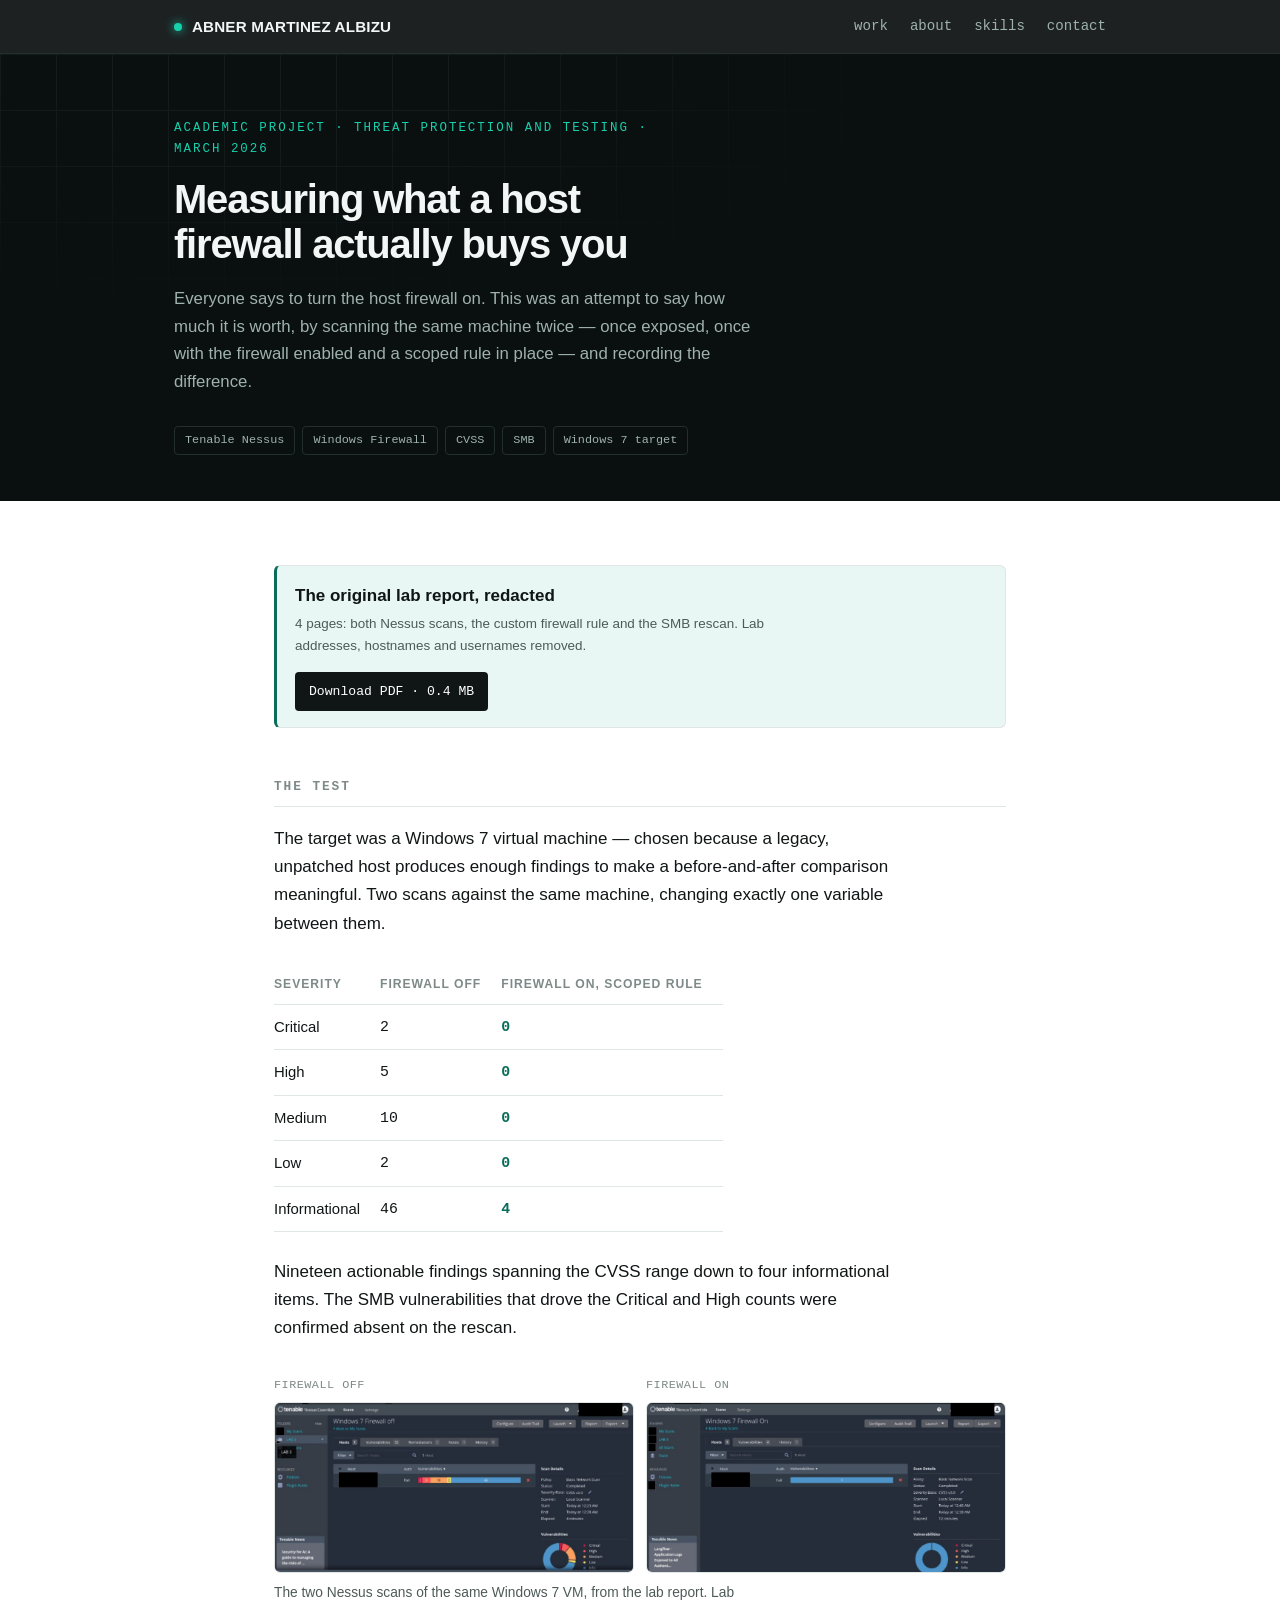
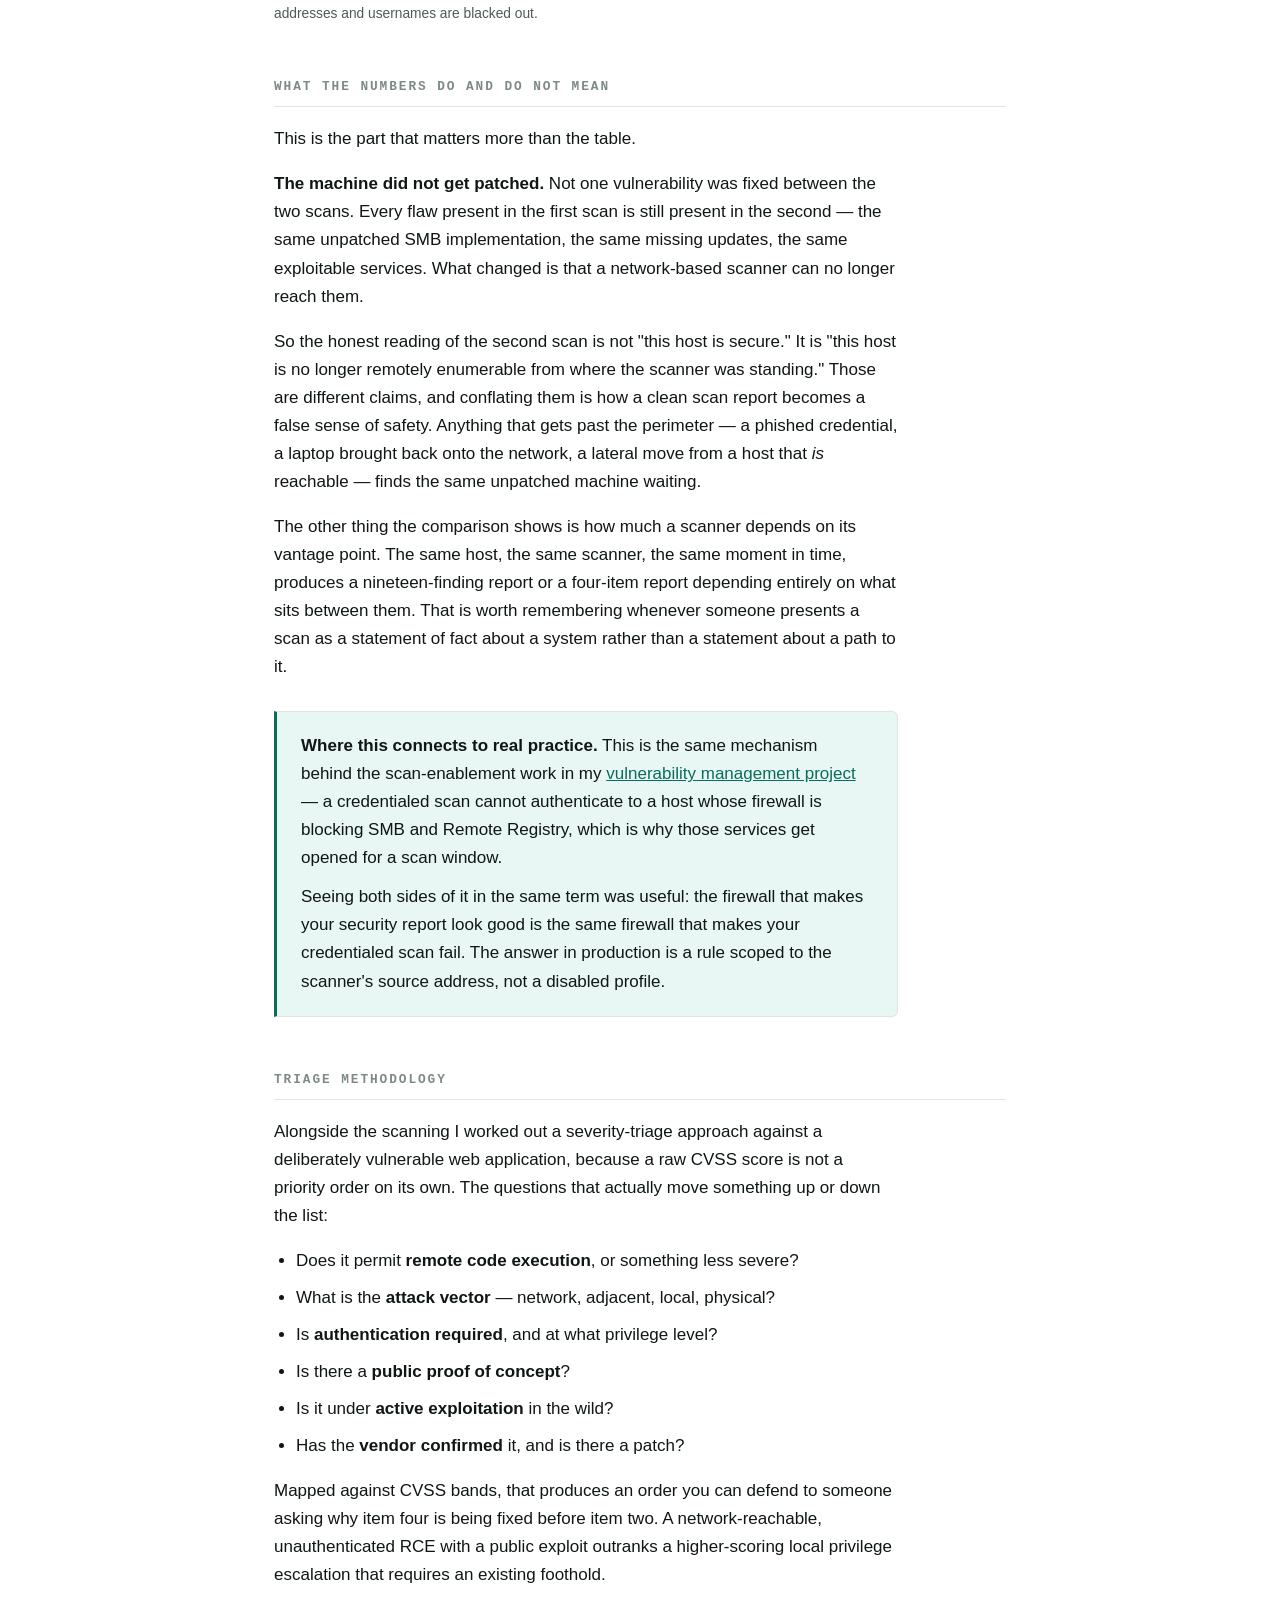
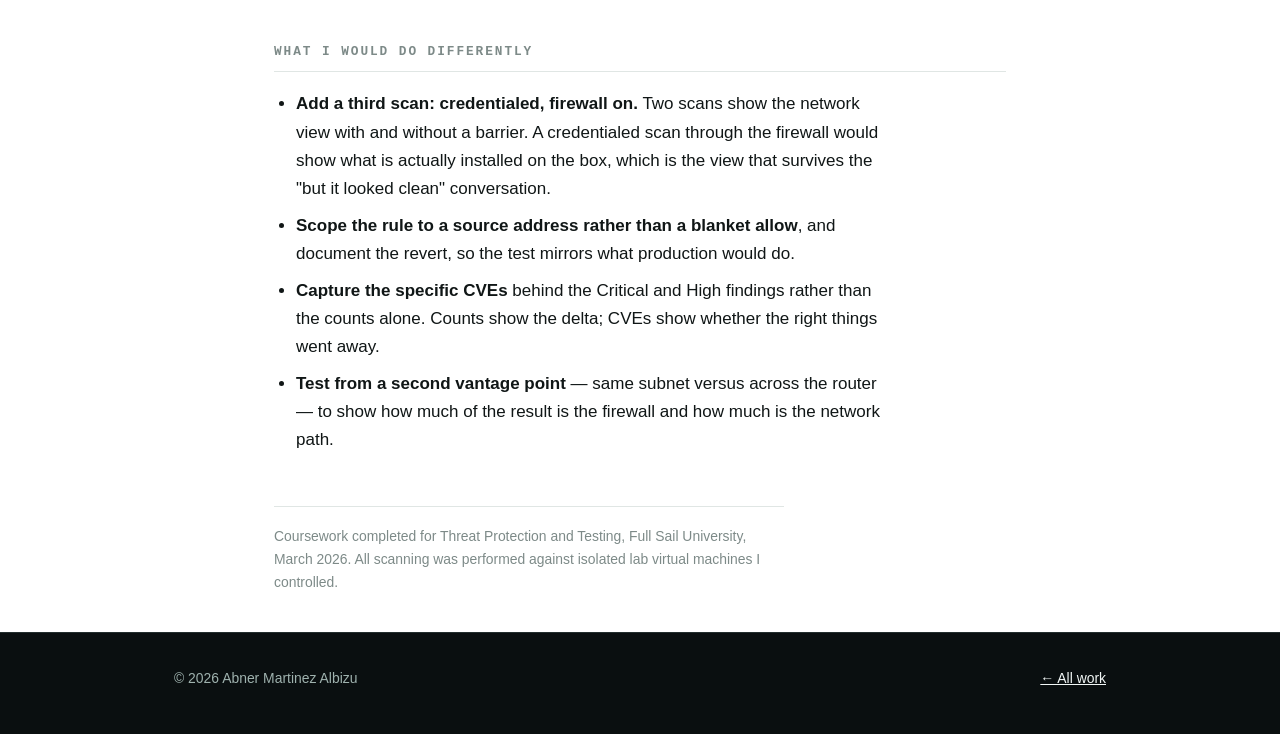
<file: projects/firewall-scan-validation.html>
<!DOCTYPE html>
<html lang="en">
<head>
<meta charset="utf-8">
<meta name="viewport" content="width=device-width, initial-scale=1">
<title>Measuring what a host firewall buys you — Abner Martinez Albizu</title>
<meta name="description" content="Scanning the same host with the firewall off and then on with a scoped rule, and recording the measured difference rather than assuming it.">
<link rel="icon" href="../favicon.svg" type="image/svg+xml">
<link rel="stylesheet" href="../style.css">
</head>
<body>


<div class="topbar">
  <div class="wrap">
    <a class="brand" href="../index.html"><span class="dot"></span>ABNER MARTINEZ ALBIZU</a>
    <nav>
      <a href="../index.html#work">work</a>
      <a href="../index.html#about">about</a>
      <a href="../index.html#skills">skills</a>
      <a href="../index.html#contact">contact</a>
    </nav>
  </div>
</div>

<header class="page-head">
  <div class="wrap">
    <p class="kicker">Academic project &middot; Threat Protection and Testing &middot; March 2026</p>
    <h1>Measuring what a host firewall actually buys you</h1>
    <p class="lede">Everyone says to turn the host firewall on. This was an attempt to say how much it is worth, by scanning the same machine twice — once exposed, once with the firewall enabled and a scoped rule in place — and recording the difference.</p>
    <ul class="toolset">
      <li>Tenable Nessus</li>
      <li>Windows Firewall</li>
      <li>CVSS</li>
      <li>SMB</li>
      <li>Windows 7 target</li>
    </ul>
  </div>
</header>

<main class="wrap narrow">
<article>
  <div class="download">
    <div>
      <p class="what">The original lab report, redacted</p>
      <p class="fine">4 pages: both Nessus scans, the custom firewall rule and the SMB rescan. Lab addresses, hostnames and usernames removed.</p>
    </div>
    <a class="btn" href="../downloads/tpt-firewall-scan-validation.pdf" download>Download PDF &middot; 0.4&nbsp;MB</a>
  </div>
  <h2>The test</h2>

  <p>The target was a Windows 7 virtual machine — chosen because a legacy, unpatched host produces enough findings to make a before-and-after comparison meaningful. Two scans against the same machine, changing exactly one variable between them.</p>

  <div class="table-scroll">
  <table>
    <thead>
      <tr><th>Severity</th><th>Firewall off</th><th>Firewall on, scoped rule</th></tr>
    </thead>
    <tbody>
      <tr><td>Critical</td><td class="num">2</td><td class="num good">0</td></tr>
      <tr><td>High</td><td class="num">5</td><td class="num good">0</td></tr>
      <tr><td>Medium</td><td class="num">10</td><td class="num good">0</td></tr>
      <tr><td>Low</td><td class="num">2</td><td class="num good">0</td></tr>
      <tr><td>Informational</td><td class="num">46</td><td class="num good">4</td></tr>
    </tbody>
  </table>
  </div>

  <p>Nineteen actionable findings spanning the CVSS range down to four informational items. The SMB vulnerabilities that drove the Critical and High counts were confirmed absent on the rescan.</p>

  <figure class="figure">
    <div class="figure-pair">
      <div><span class="label">Firewall off</span><img src="../img/work/tpt-firewall-off.jpg" width="966" height="456" alt="Nessus host summary for the Windows 7 VM with the firewall off, showing Critical, High, Medium and Low findings" loading="lazy"></div>
      <div><span class="label">Firewall on</span><img src="../img/work/tpt-firewall-on.jpg" width="968" height="457" alt="Nessus host summary for the same VM with the firewall on, showing only informational findings" loading="lazy"></div>
    </div>
    <figcaption>The two Nessus scans of the same Windows 7 VM, from the lab report. Lab addresses and usernames are blacked out.</figcaption>
  </figure>

  <h2>What the numbers do and do not mean</h2>

  <p>This is the part that matters more than the table.</p>

  <p><strong>The machine did not get patched.</strong> Not one vulnerability was fixed between the two scans. Every flaw present in the first scan is still present in the second — the same unpatched SMB implementation, the same missing updates, the same exploitable services. What changed is that a network-based scanner can no longer reach them.</p>

  <p>So the honest reading of the second scan is not "this host is secure." It is "this host is no longer remotely enumerable from where the scanner was standing." Those are different claims, and conflating them is how a clean scan report becomes a false sense of safety. Anything that gets past the perimeter — a phished credential, a laptop brought back onto the network, a lateral move from a host that <em>is</em> reachable — finds the same unpatched machine waiting.</p>

  <p>The other thing the comparison shows is how much a scanner depends on its vantage point. The same host, the same scanner, the same moment in time, produces a nineteen-finding report or a four-item report depending entirely on what sits between them. That is worth remembering whenever someone presents a scan as a statement of fact about a system rather than a statement about a path to it.</p>

  <div class="callout">
    <p><strong>Where this connects to real practice.</strong> This is the same mechanism behind the scan-enablement work in my <a href="vulnerability-management-program.html">vulnerability management project</a> — a credentialed scan cannot authenticate to a host whose firewall is blocking SMB and Remote Registry, which is why those services get opened for a scan window.</p>
    <p>Seeing both sides of it in the same term was useful: the firewall that makes your security report look good is the same firewall that makes your credentialed scan fail. The answer in production is a rule scoped to the scanner's source address, not a disabled profile.</p>
  </div>

  <h2>Triage methodology</h2>

  <p>Alongside the scanning I worked out a severity-triage approach against a deliberately vulnerable web application, because a raw CVSS score is not a priority order on its own. The questions that actually move something up or down the list:</p>

  <ul>
    <li>Does it permit <strong>remote code execution</strong>, or something less severe?</li>
    <li>What is the <strong>attack vector</strong> — network, adjacent, local, physical?</li>
    <li>Is <strong>authentication required</strong>, and at what privilege level?</li>
    <li>Is there a <strong>public proof of concept</strong>?</li>
    <li>Is it under <strong>active exploitation</strong> in the wild?</li>
    <li>Has the <strong>vendor confirmed</strong> it, and is there a patch?</li>
  </ul>

  <p>Mapped against CVSS bands, that produces an order you can defend to someone asking why item four is being fixed before item two. A network-reachable, unauthenticated RCE with a public exploit outranks a higher-scoring local privilege escalation that requires an existing foothold.</p>

  <h2>What I would do differently</h2>

  <ul>
    <li><strong>Add a third scan: credentialed, firewall on.</strong> Two scans show the network view with and without a barrier. A credentialed scan through the firewall would show what is actually installed on the box, which is the view that survives the "but it looked clean" conversation.</li>
    <li><strong>Scope the rule to a source address rather than a blanket allow</strong>, and document the revert, so the test mirrors what production would do.</li>
    <li><strong>Capture the specific CVEs</strong> behind the Critical and High findings rather than the counts alone. Counts show the delta; CVEs show whether the right things went away.</li>
    <li><strong>Test from a second vantage point</strong> — same subnet versus across the router — to show how much of the result is the firewall and how much is the network path.</li>
  </ul>

  <p class="note">Coursework completed for Threat Protection and Testing, Full Sail University, March 2026. All scanning was performed against isolated lab virtual machines I controlled.</p>

</article>
</main>

<footer class="site-foot">
  <div class="wrap">
    <span>&copy; 2026 Abner Martinez Albizu</span>
    <span><a href="../index.html">&larr; All work</a></span>
  </div>
</footer>

</body>
</html>
</file>
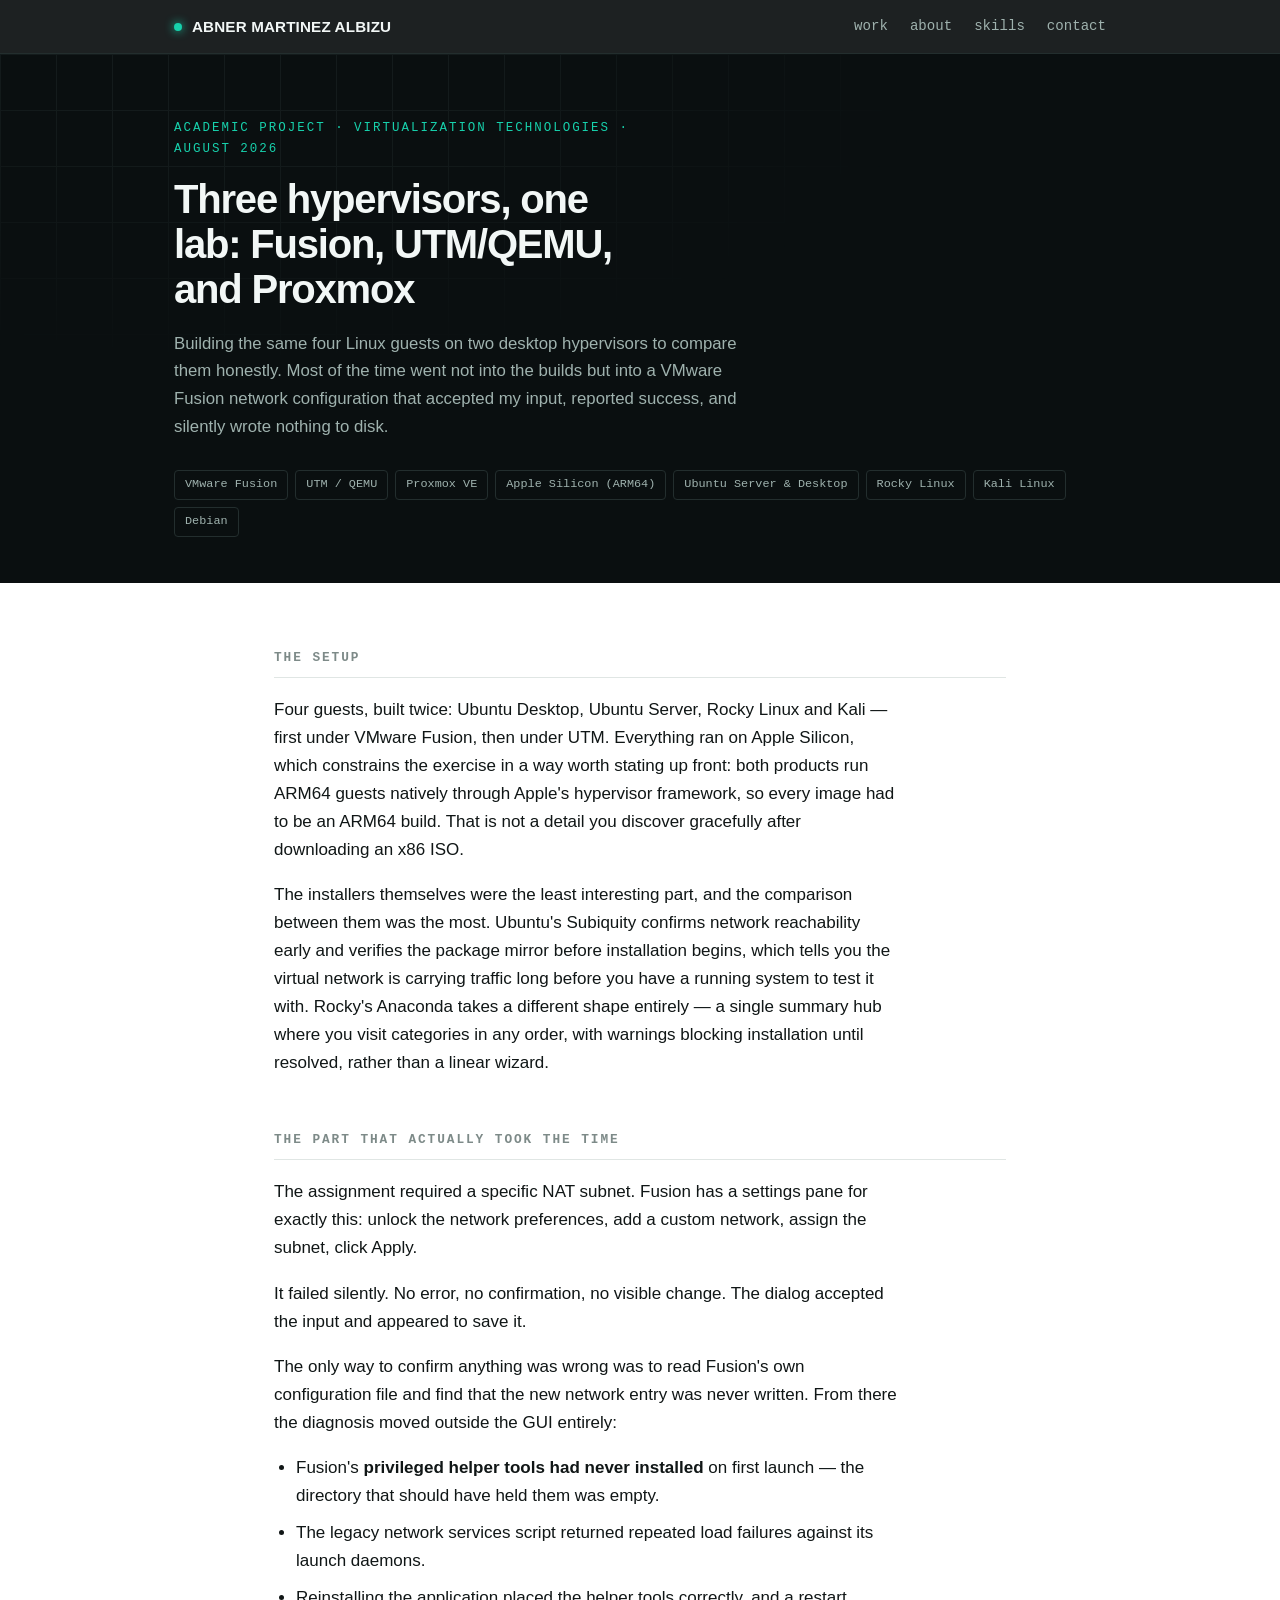
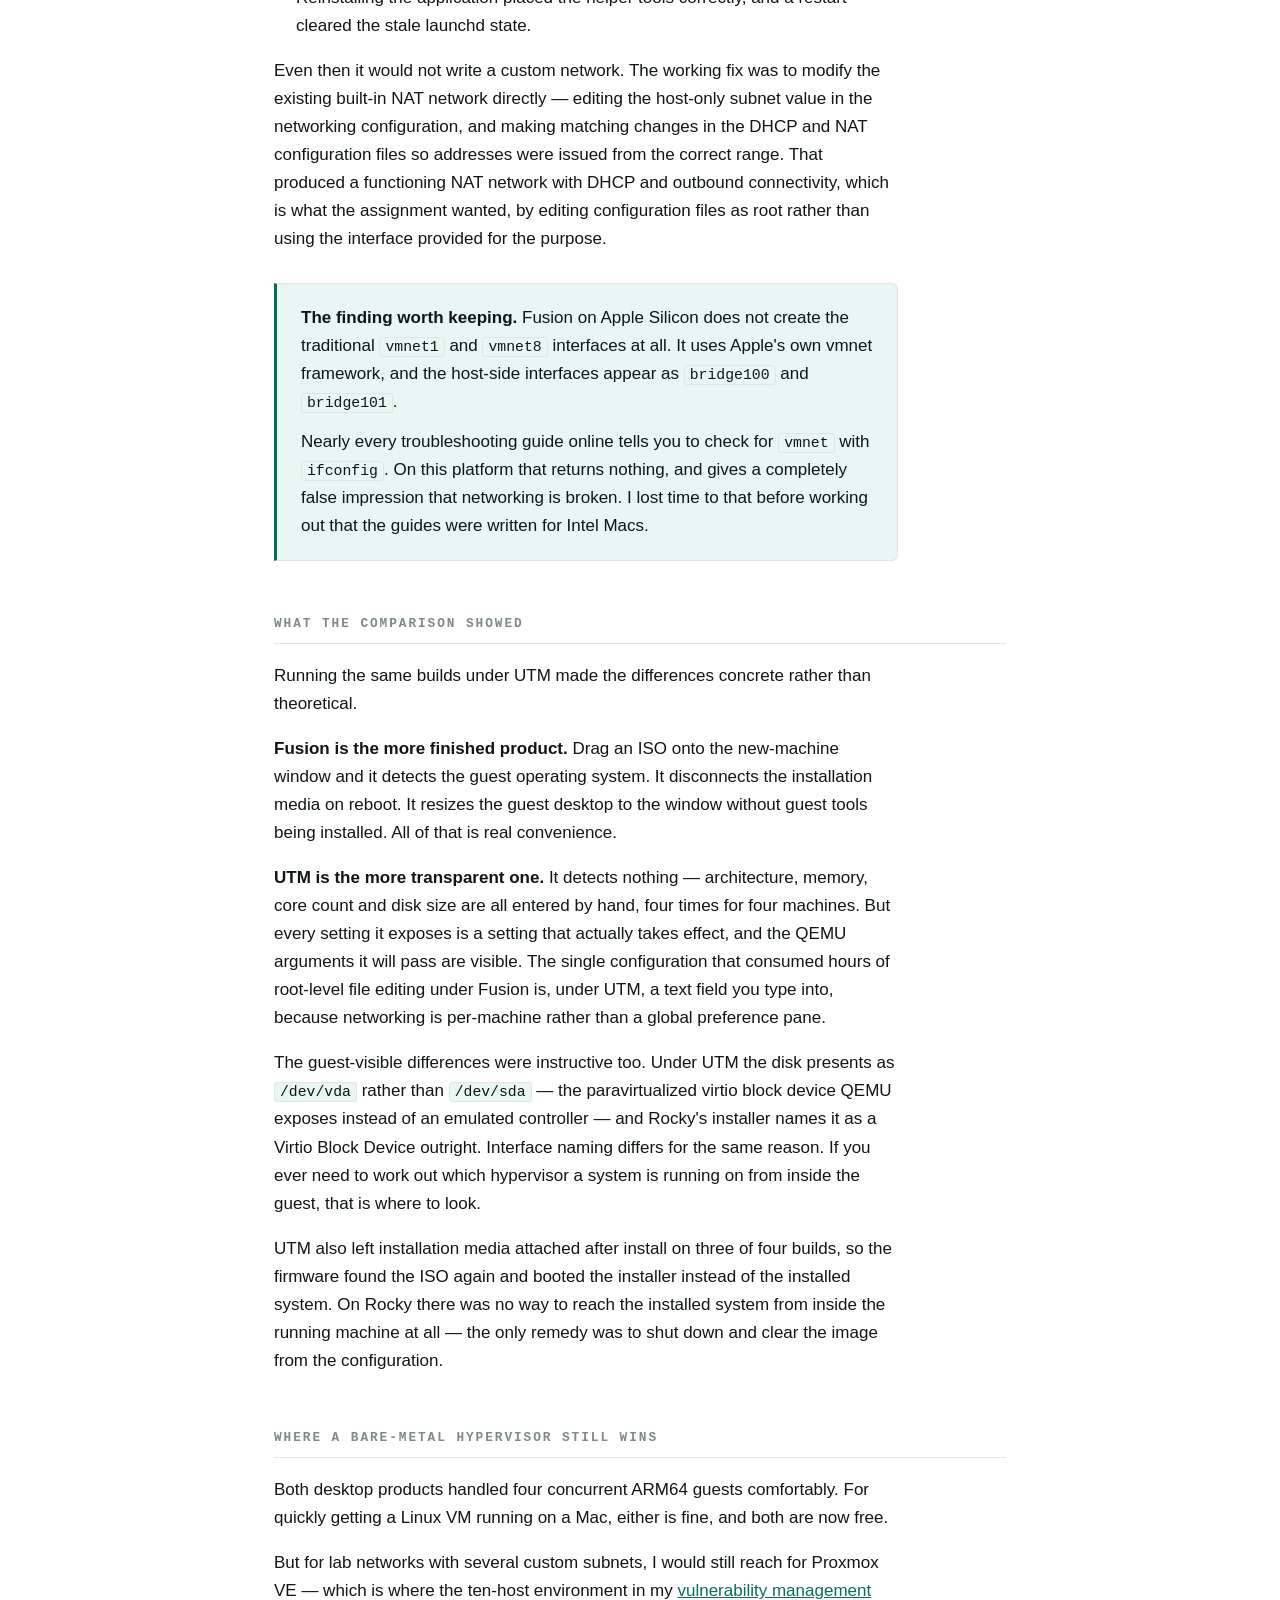
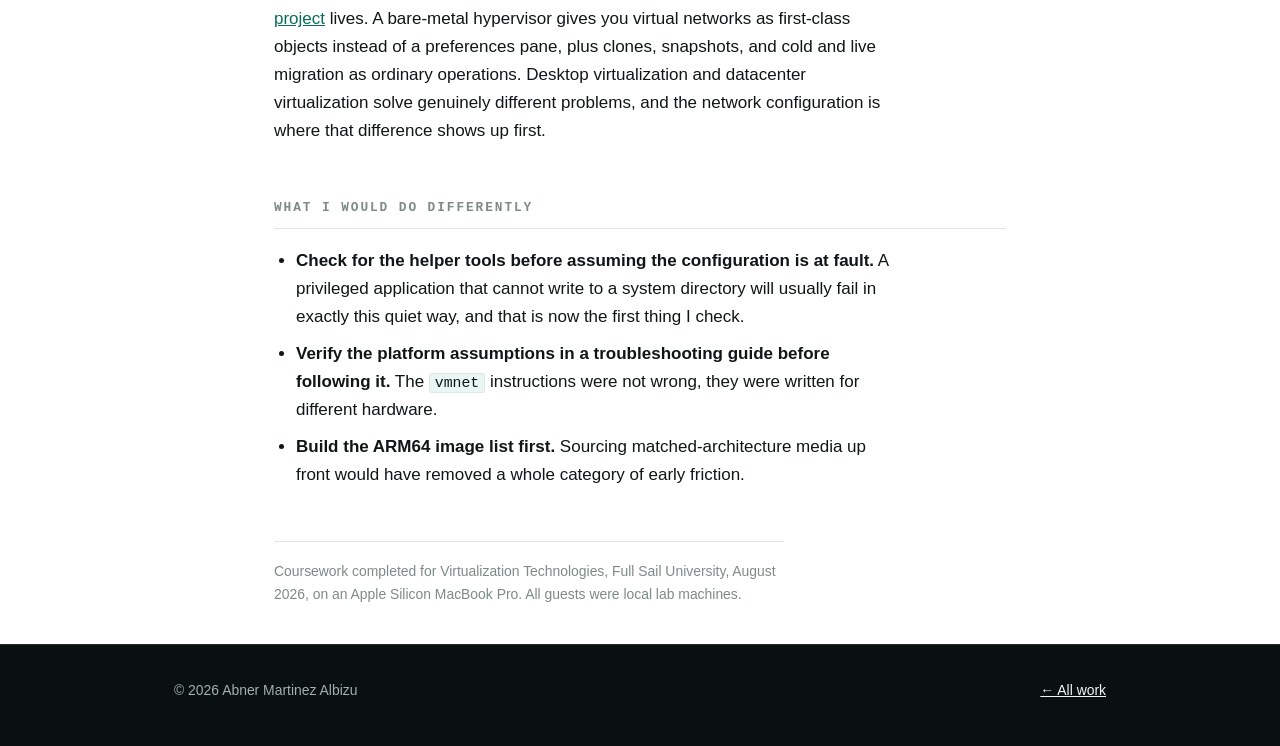
<file: projects/hypervisor-lab.html>
<!DOCTYPE html>
<html lang="en">
<head>
<meta charset="utf-8">
<meta name="viewport" content="width=device-width, initial-scale=1">
<title>Three hypervisors, one lab — Abner Martinez Albizu</title>
<meta name="description" content="Building the same Linux guests on VMware Fusion, UTM/QEMU and Proxmox VE, and tracing a Fusion network failure the interface reported as a success.">
<link rel="icon" href="../favicon.svg" type="image/svg+xml">
<link rel="stylesheet" href="../style.css">
</head>
<body>


<div class="topbar">
  <div class="wrap">
    <a class="brand" href="../index.html"><span class="dot"></span>ABNER MARTINEZ ALBIZU</a>
    <nav>
      <a href="../index.html#work">work</a>
      <a href="../index.html#about">about</a>
      <a href="../index.html#skills">skills</a>
      <a href="../index.html#contact">contact</a>
    </nav>
  </div>
</div>

<header class="page-head">
  <div class="wrap">
    <p class="kicker">Academic project &middot; Virtualization Technologies &middot; August 2026</p>
    <h1>Three hypervisors, one lab: Fusion, UTM/QEMU, and Proxmox</h1>
    <p class="lede">Building the same four Linux guests on two desktop hypervisors to compare them honestly. Most of the time went not into the builds but into a VMware Fusion network configuration that accepted my input, reported success, and silently wrote nothing to disk.</p>
    <ul class="toolset">
      <li>VMware Fusion</li>
      <li>UTM / QEMU</li>
      <li>Proxmox VE</li>
      <li>Apple Silicon (ARM64)</li>
      <li>Ubuntu Server &amp; Desktop</li>
      <li>Rocky Linux</li>
      <li>Kali Linux</li>
      <li>Debian</li>
    </ul>
  </div>
</header>

<main class="wrap narrow">
<article>
  <h2>The setup</h2>

  <p>Four guests, built twice: Ubuntu Desktop, Ubuntu Server, Rocky Linux and Kali — first under VMware Fusion, then under UTM. Everything ran on Apple Silicon, which constrains the exercise in a way worth stating up front: both products run ARM64 guests natively through Apple's hypervisor framework, so every image had to be an ARM64 build. That is not a detail you discover gracefully after downloading an x86 ISO.</p>

  <p>The installers themselves were the least interesting part, and the comparison between them was the most. Ubuntu's Subiquity confirms network reachability early and verifies the package mirror before installation begins, which tells you the virtual network is carrying traffic long before you have a running system to test it with. Rocky's Anaconda takes a different shape entirely — a single summary hub where you visit categories in any order, with warnings blocking installation until resolved, rather than a linear wizard.</p>

  <h2>The part that actually took the time</h2>

  <p>The assignment required a specific NAT subnet. Fusion has a settings pane for exactly this: unlock the network preferences, add a custom network, assign the subnet, click Apply.</p>

  <p>It failed silently. No error, no confirmation, no visible change. The dialog accepted the input and appeared to save it.</p>

  <p>The only way to confirm anything was wrong was to read Fusion's own configuration file and find that the new network entry was never written. From there the diagnosis moved outside the GUI entirely:</p>

  <ul>
    <li>Fusion's <strong>privileged helper tools had never installed</strong> on first launch — the directory that should have held them was empty.</li>
    <li>The legacy network services script returned repeated load failures against its launch daemons.</li>
    <li>Reinstalling the application placed the helper tools correctly, and a restart cleared the stale launchd state.</li>
  </ul>

  <p>Even then it would not write a custom network. The working fix was to modify the existing built-in NAT network directly — editing the host-only subnet value in the networking configuration, and making matching changes in the DHCP and NAT configuration files so addresses were issued from the correct range. That produced a functioning NAT network with DHCP and outbound connectivity, which is what the assignment wanted, by editing configuration files as root rather than using the interface provided for the purpose.</p>

  <div class="callout">
    <p><strong>The finding worth keeping.</strong> Fusion on Apple Silicon does not create the traditional <code>vmnet1</code> and <code>vmnet8</code> interfaces at all. It uses Apple's own vmnet framework, and the host-side interfaces appear as <code>bridge100</code> and <code>bridge101</code>.</p>
    <p>Nearly every troubleshooting guide online tells you to check for <code>vmnet</code> with <code>ifconfig</code>. On this platform that returns nothing, and gives a completely false impression that networking is broken. I lost time to that before working out that the guides were written for Intel Macs.</p>
  </div>

  <h2>What the comparison showed</h2>

  <p>Running the same builds under UTM made the differences concrete rather than theoretical.</p>

  <p><strong>Fusion is the more finished product.</strong> Drag an ISO onto the new-machine window and it detects the guest operating system. It disconnects the installation media on reboot. It resizes the guest desktop to the window without guest tools being installed. All of that is real convenience.</p>

  <p><strong>UTM is the more transparent one.</strong> It detects nothing — architecture, memory, core count and disk size are all entered by hand, four times for four machines. But every setting it exposes is a setting that actually takes effect, and the QEMU arguments it will pass are visible. The single configuration that consumed hours of root-level file editing under Fusion is, under UTM, a text field you type into, because networking is per-machine rather than a global preference pane.</p>

  <p>The guest-visible differences were instructive too. Under UTM the disk presents as <code>/dev/vda</code> rather than <code>/dev/sda</code> — the paravirtualized virtio block device QEMU exposes instead of an emulated controller — and Rocky's installer names it as a Virtio Block Device outright. Interface naming differs for the same reason. If you ever need to work out which hypervisor a system is running on from inside the guest, that is where to look.</p>

  <p>UTM also left installation media attached after install on three of four builds, so the firmware found the ISO again and booted the installer instead of the installed system. On Rocky there was no way to reach the installed system from inside the running machine at all — the only remedy was to shut down and clear the image from the configuration.</p>

  <h2>Where a bare-metal hypervisor still wins</h2>

  <p>Both desktop products handled four concurrent ARM64 guests comfortably. For quickly getting a Linux VM running on a Mac, either is fine, and both are now free.</p>

  <p>But for lab networks with several custom subnets, I would still reach for Proxmox VE — which is where the ten-host environment in my <a href="vulnerability-management-program.html">vulnerability management project</a> lives. A bare-metal hypervisor gives you virtual networks as first-class objects instead of a preferences pane, plus clones, snapshots, and cold and live migration as ordinary operations. Desktop virtualization and datacenter virtualization solve genuinely different problems, and the network configuration is where that difference shows up first.</p>

  <h2>What I would do differently</h2>

  <ul>
    <li><strong>Check for the helper tools before assuming the configuration is at fault.</strong> A privileged application that cannot write to a system directory will usually fail in exactly this quiet way, and that is now the first thing I check.</li>
    <li><strong>Verify the platform assumptions in a troubleshooting guide before following it.</strong> The <code>vmnet</code> instructions were not wrong, they were written for different hardware.</li>
    <li><strong>Build the ARM64 image list first.</strong> Sourcing matched-architecture media up front would have removed a whole category of early friction.</li>
  </ul>

  <p class="note">Coursework completed for Virtualization Technologies, Full Sail University, August 2026, on an Apple Silicon MacBook Pro. All guests were local lab machines.</p>

</article>
</main>

<footer class="site-foot">
  <div class="wrap">
    <span>&copy; 2026 Abner Martinez Albizu</span>
    <span><a href="../index.html">&larr; All work</a></span>
  </div>
</footer>

</body>
</html>
</file>
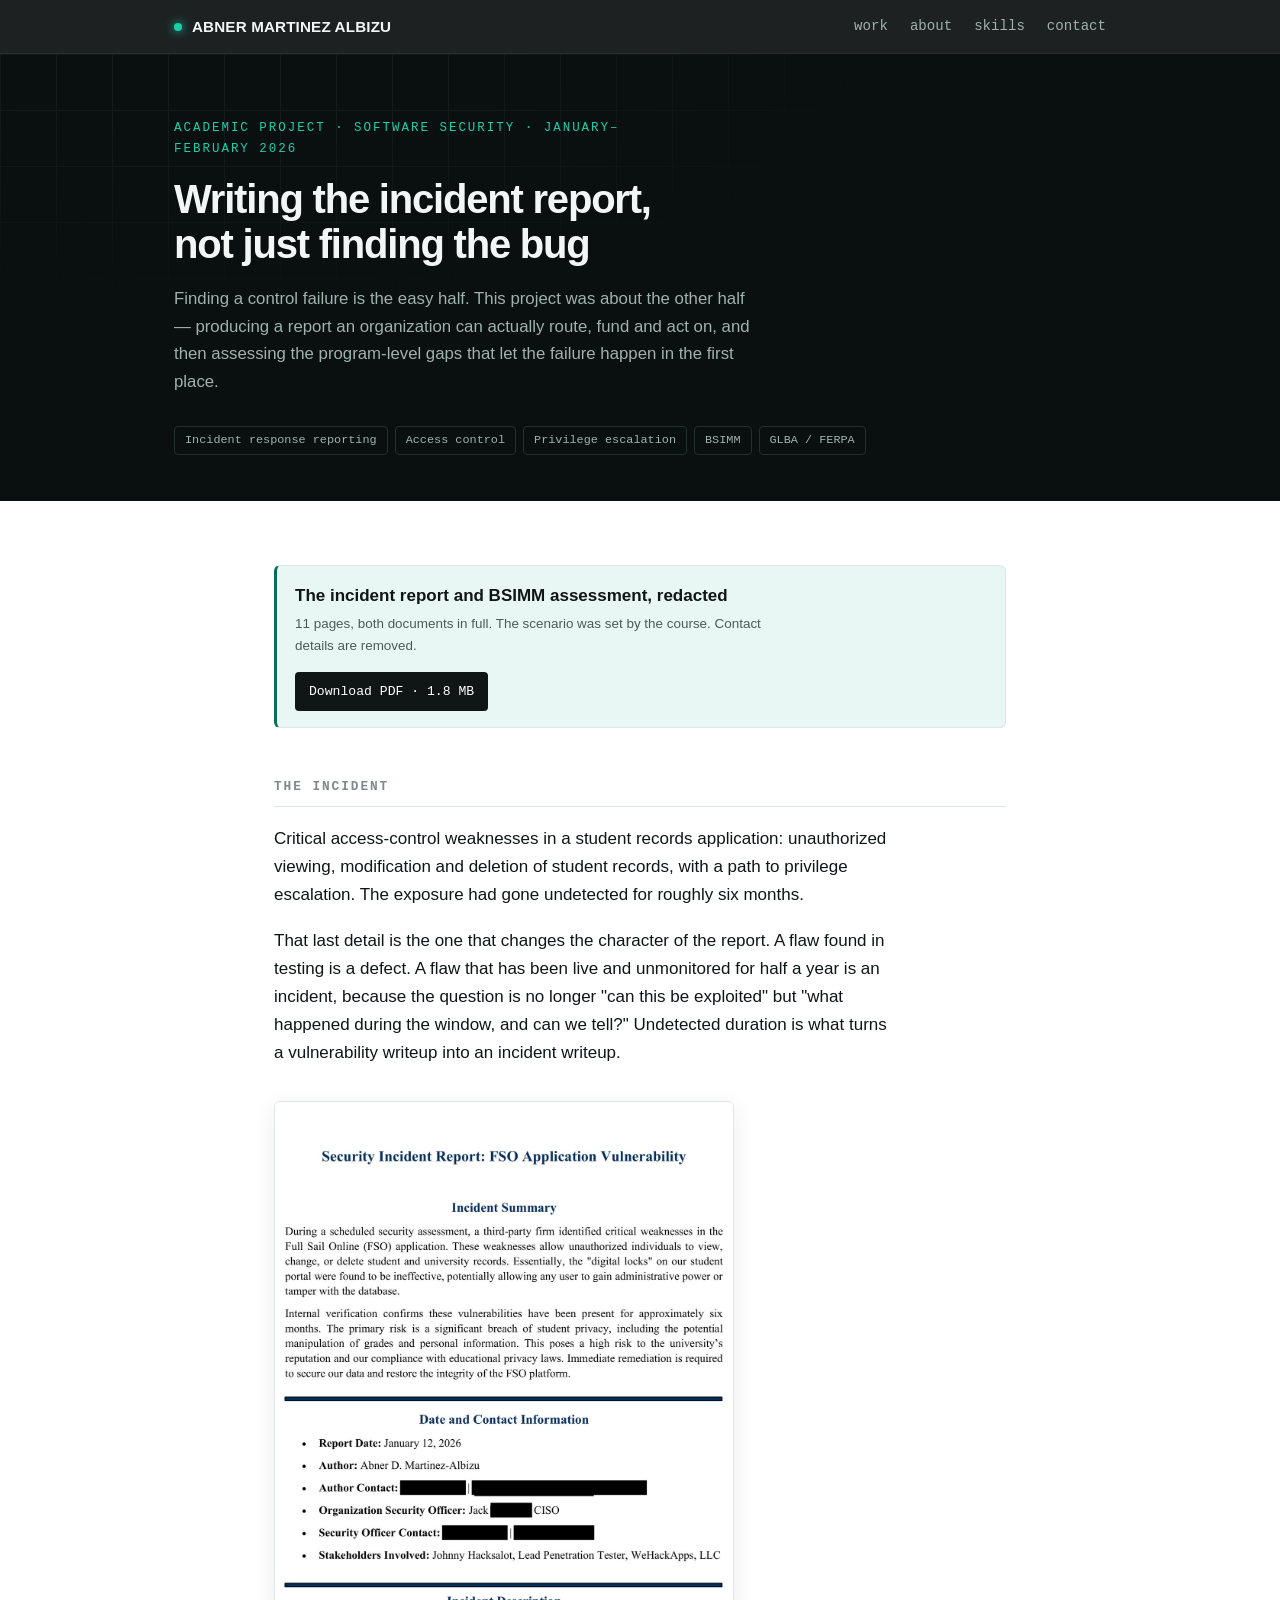
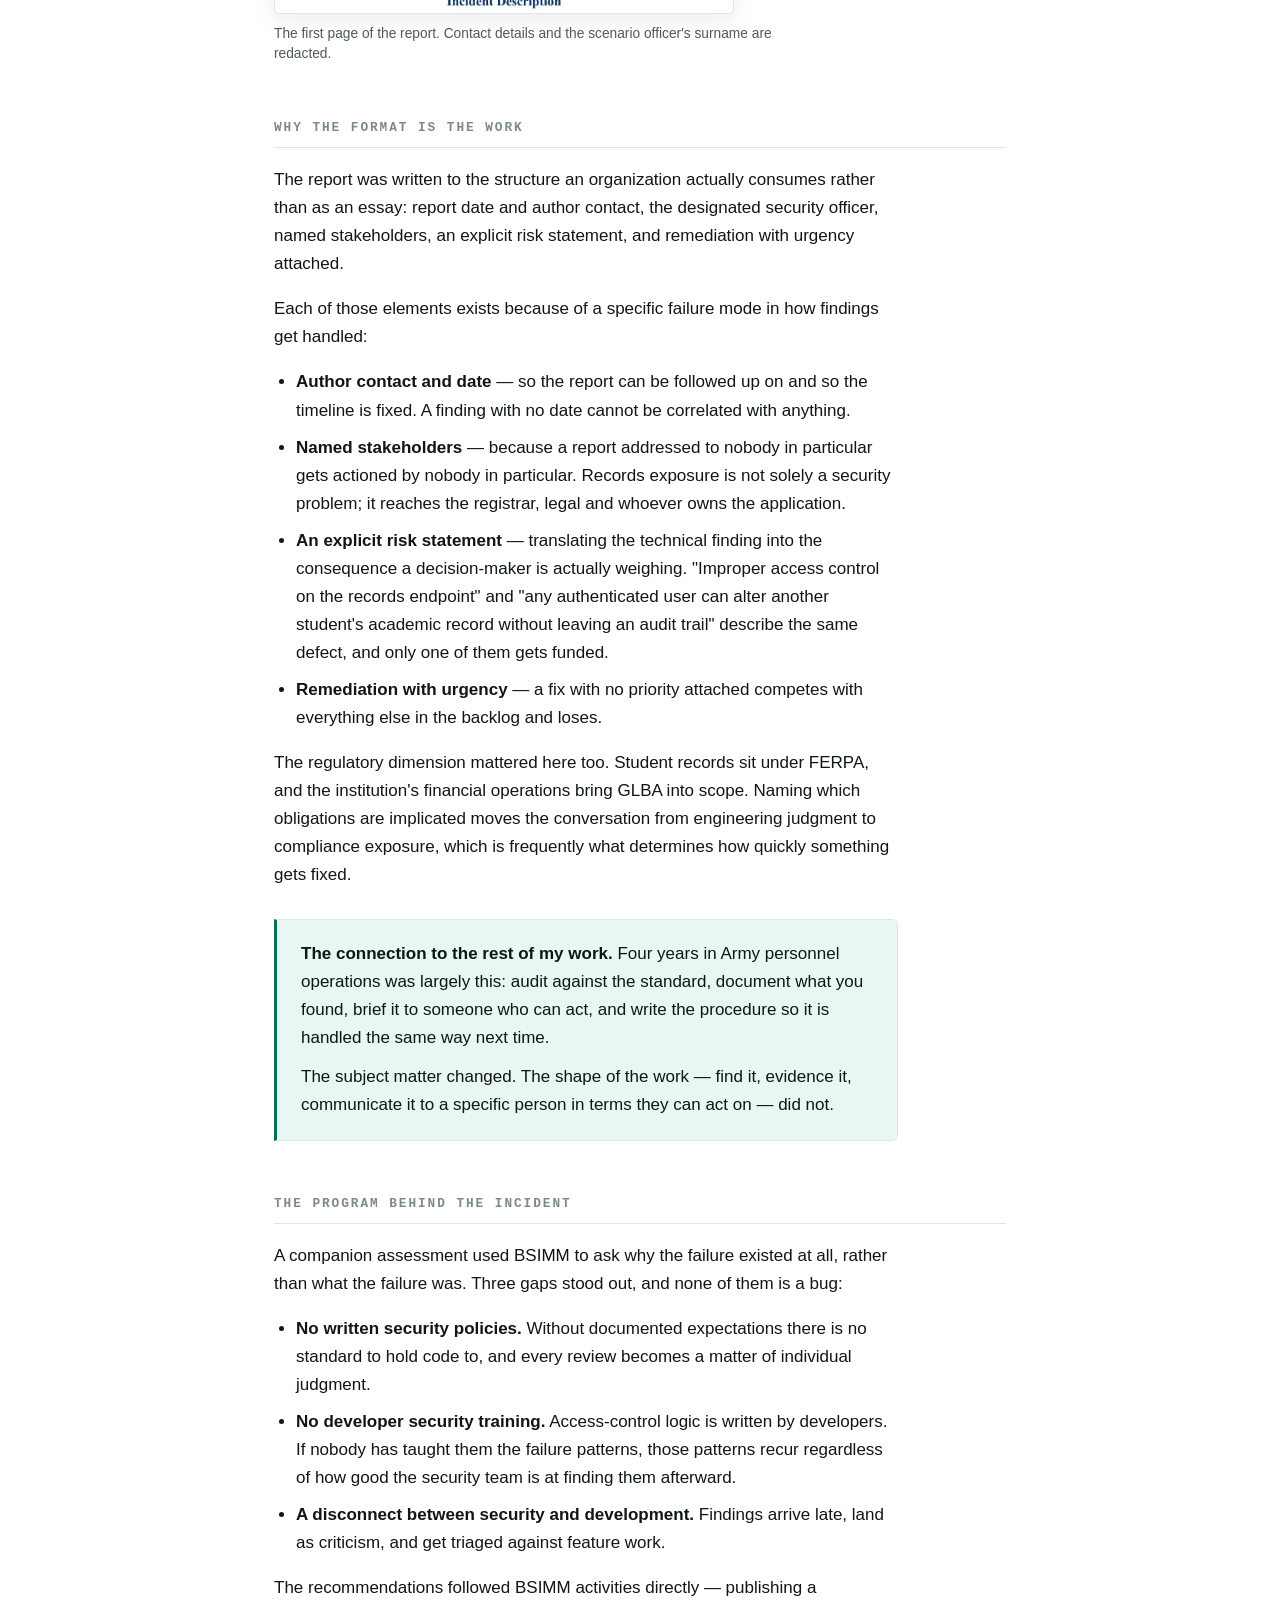
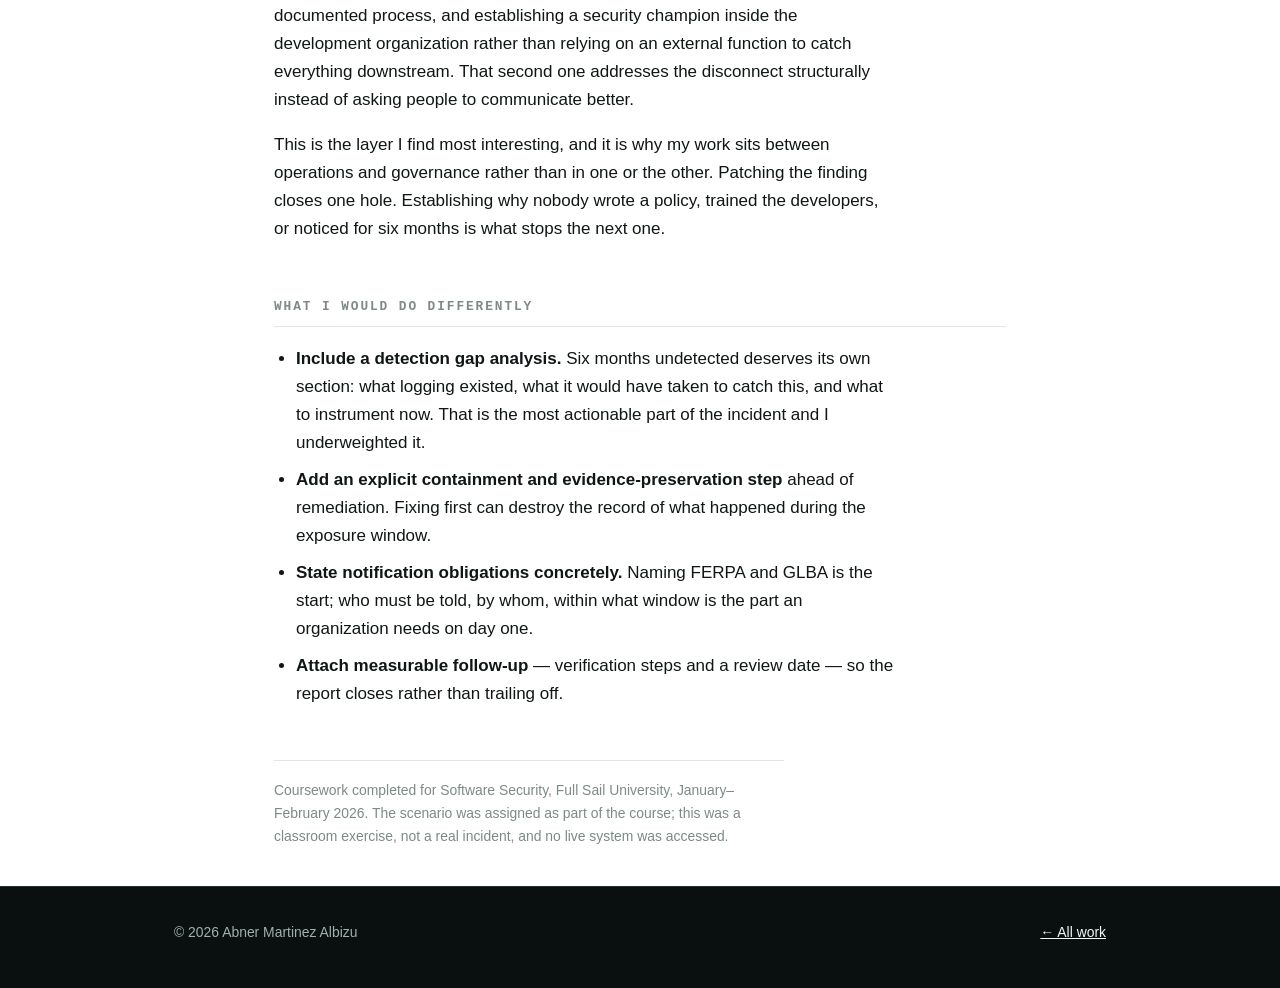
<file: projects/incident-report.html>
<!DOCTYPE html>
<html lang="en">
<head>
<meta charset="utf-8">
<meta name="viewport" content="width=device-width, initial-scale=1">
<title>Writing the incident report — Abner Martinez Albizu</title>
<meta name="description" content="An access-control incident written the way an organization consumes one: scope, timeline, risk statement, stakeholders and an actionable remediation position.">
<link rel="icon" href="../favicon.svg" type="image/svg+xml">
<link rel="stylesheet" href="../style.css">
</head>
<body>


<div class="topbar">
  <div class="wrap">
    <a class="brand" href="../index.html"><span class="dot"></span>ABNER MARTINEZ ALBIZU</a>
    <nav>
      <a href="../index.html#work">work</a>
      <a href="../index.html#about">about</a>
      <a href="../index.html#skills">skills</a>
      <a href="../index.html#contact">contact</a>
    </nav>
  </div>
</div>

<header class="page-head">
  <div class="wrap">
    <p class="kicker">Academic project &middot; Software Security &middot; January&ndash;February 2026</p>
    <h1>Writing the incident report, not just finding the bug</h1>
    <p class="lede">Finding a control failure is the easy half. This project was about the other half — producing a report an organization can actually route, fund and act on, and then assessing the program-level gaps that let the failure happen in the first place.</p>
    <ul class="toolset">
      <li>Incident response reporting</li>
      <li>Access control</li>
      <li>Privilege escalation</li>
      <li>BSIMM</li>
      <li>GLBA / FERPA</li>
    </ul>
  </div>
</header>

<main class="wrap narrow">
<article>
  <div class="download">
    <div>
      <p class="what">The incident report and BSIMM assessment, redacted</p>
      <p class="fine">11 pages, both documents in full. The scenario was set by the course. Contact details are removed.</p>
    </div>
    <a class="btn" href="../downloads/software-security-incident-report-and-bsimm.pdf" download>Download PDF &middot; 1.8&nbsp;MB</a>
  </div>
  <h2>The incident</h2>

  <p>Critical access-control weaknesses in a student records application: unauthorized viewing, modification and deletion of student records, with a path to privilege escalation. The exposure had gone undetected for roughly six months.</p>

  <p>That last detail is the one that changes the character of the report. A flaw found in testing is a defect. A flaw that has been live and unmonitored for half a year is an incident, because the question is no longer "can this be exploited" but "what happened during the window, and can we tell?" Undetected duration is what turns a vulnerability writeup into an incident writeup.</p>

  <figure class="figure doc">
    <a href="../downloads/software-security-incident-report-and-bsimm.pdf"><img src="../img/work/incident-report-p1.jpg" width="1200" height="1339" alt="First page of the security incident report: incident summary and date and contact information" loading="lazy"></a>
    <figcaption>The first page of the report. Contact details and the scenario officer's surname are redacted.</figcaption>
  </figure>

  <h2>Why the format is the work</h2>

  <p>The report was written to the structure an organization actually consumes rather than as an essay: report date and author contact, the designated security officer, named stakeholders, an explicit risk statement, and remediation with urgency attached.</p>

  <p>Each of those elements exists because of a specific failure mode in how findings get handled:</p>

  <ul>
    <li><strong>Author contact and date</strong> — so the report can be followed up on and so the timeline is fixed. A finding with no date cannot be correlated with anything.</li>
    <li><strong>Named stakeholders</strong> — because a report addressed to nobody in particular gets actioned by nobody in particular. Records exposure is not solely a security problem; it reaches the registrar, legal and whoever owns the application.</li>
    <li><strong>An explicit risk statement</strong> — translating the technical finding into the consequence a decision-maker is actually weighing. "Improper access control on the records endpoint" and "any authenticated user can alter another student's academic record without leaving an audit trail" describe the same defect, and only one of them gets funded.</li>
    <li><strong>Remediation with urgency</strong> — a fix with no priority attached competes with everything else in the backlog and loses.</li>
  </ul>

  <p>The regulatory dimension mattered here too. Student records sit under FERPA, and the institution's financial operations bring GLBA into scope. Naming which obligations are implicated moves the conversation from engineering judgment to compliance exposure, which is frequently what determines how quickly something gets fixed.</p>

  <div class="callout">
    <p><strong>The connection to the rest of my work.</strong> Four years in Army personnel operations was largely this: audit against the standard, document what you found, brief it to someone who can act, and write the procedure so it is handled the same way next time.</p>
    <p>The subject matter changed. The shape of the work — find it, evidence it, communicate it to a specific person in terms they can act on — did not.</p>
  </div>

  <h2>The program behind the incident</h2>

  <p>A companion assessment used BSIMM to ask why the failure existed at all, rather than what the failure was. Three gaps stood out, and none of them is a bug:</p>

  <ul>
    <li><strong>No written security policies.</strong> Without documented expectations there is no standard to hold code to, and every review becomes a matter of individual judgment.</li>
    <li><strong>No developer security training.</strong> Access-control logic is written by developers. If nobody has taught them the failure patterns, those patterns recur regardless of how good the security team is at finding them afterward.</li>
    <li><strong>A disconnect between security and development.</strong> Findings arrive late, land as criticism, and get triaged against feature work.</li>
  </ul>

  <p>The recommendations followed BSIMM activities directly — publishing a documented process, and establishing a security champion inside the development organization rather than relying on an external function to catch everything downstream. That second one addresses the disconnect structurally instead of asking people to communicate better.</p>

  <p>This is the layer I find most interesting, and it is why my work sits between operations and governance rather than in one or the other. Patching the finding closes one hole. Establishing why nobody wrote a policy, trained the developers, or noticed for six months is what stops the next one.</p>

  <h2>What I would do differently</h2>

  <ul>
    <li><strong>Include a detection gap analysis.</strong> Six months undetected deserves its own section: what logging existed, what it would have taken to catch this, and what to instrument now. That is the most actionable part of the incident and I underweighted it.</li>
    <li><strong>Add an explicit containment and evidence-preservation step</strong> ahead of remediation. Fixing first can destroy the record of what happened during the exposure window.</li>
    <li><strong>State notification obligations concretely.</strong> Naming FERPA and GLBA is the start; who must be told, by whom, within what window is the part an organization needs on day one.</li>
    <li><strong>Attach measurable follow-up</strong> — verification steps and a review date — so the report closes rather than trailing off.</li>
  </ul>

  <p class="note">Coursework completed for Software Security, Full Sail University, January&ndash;February 2026. The scenario was assigned as part of the course; this was a classroom exercise, not a real incident, and no live system was accessed.</p>

</article>
</main>

<footer class="site-foot">
  <div class="wrap">
    <span>&copy; 2026 Abner Martinez Albizu</span>
    <span><a href="../index.html">&larr; All work</a></span>
  </div>
</footer>

</body>
</html>
</file>
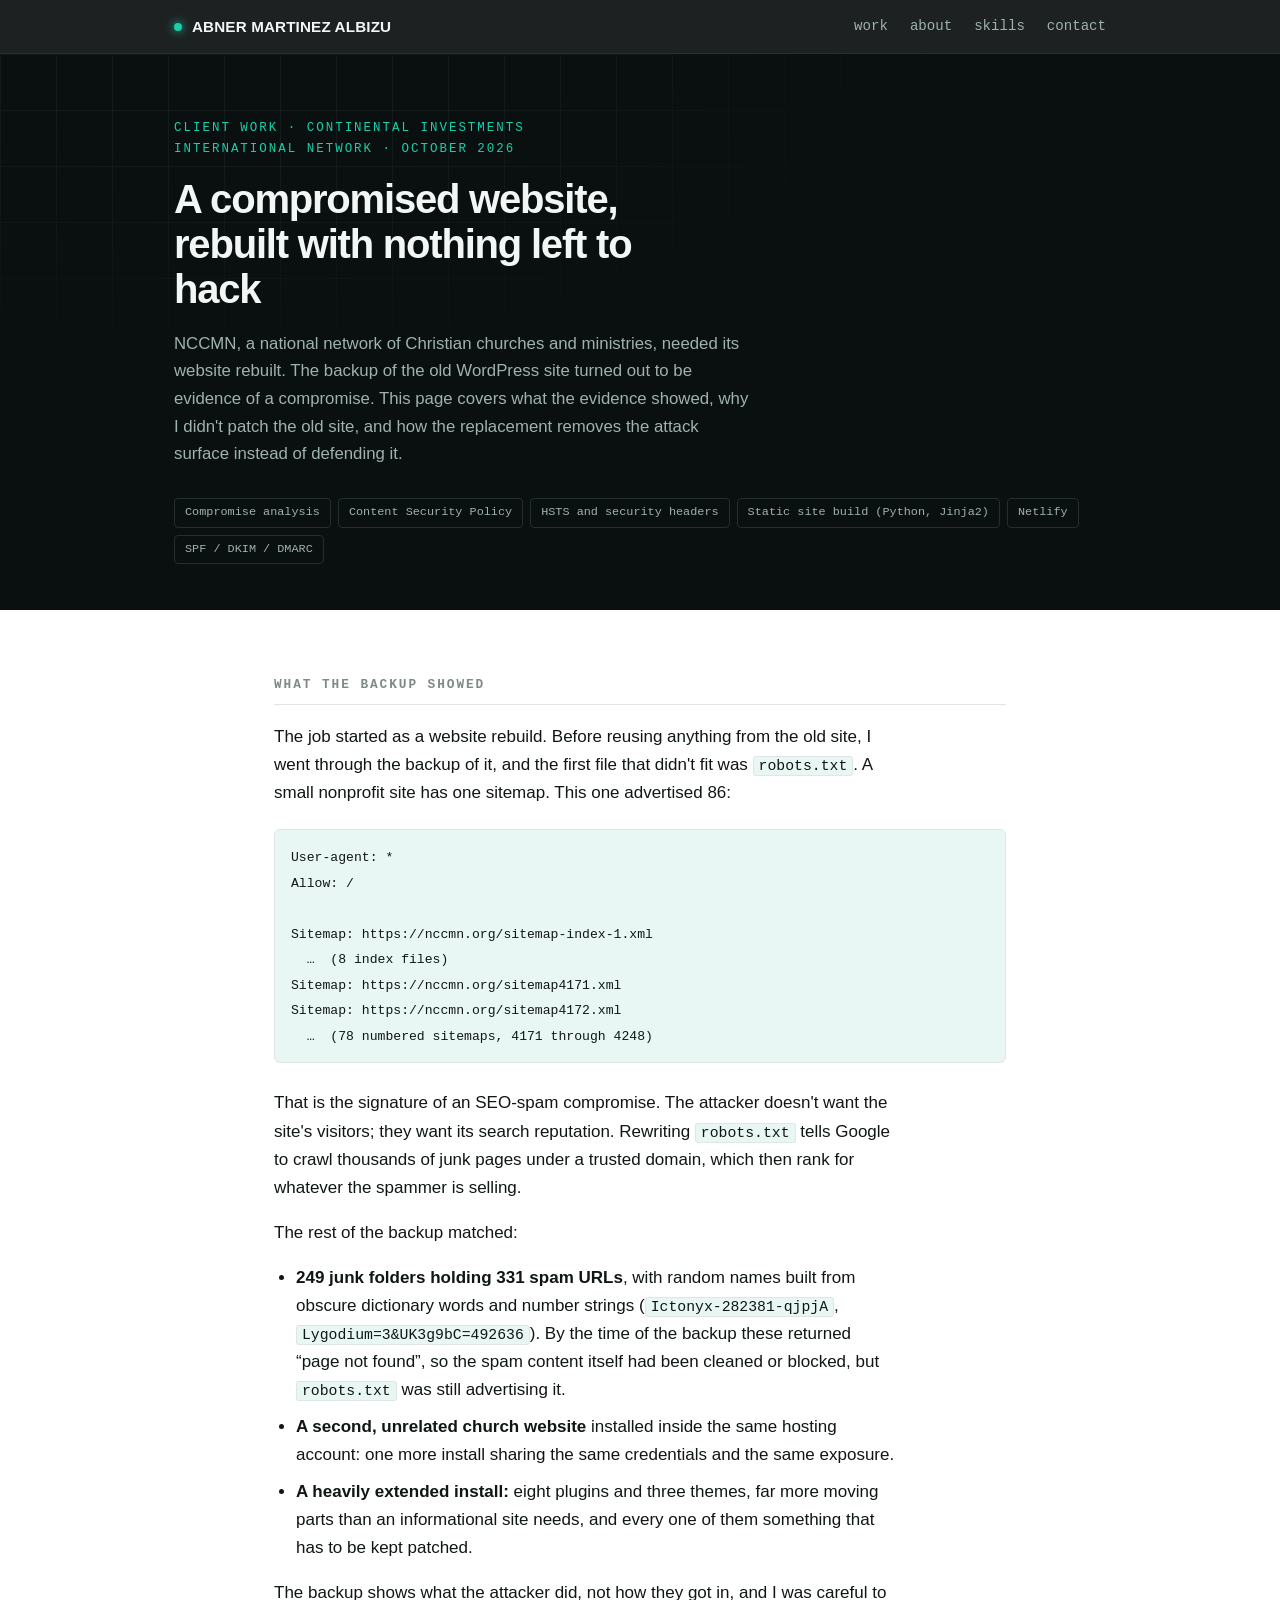
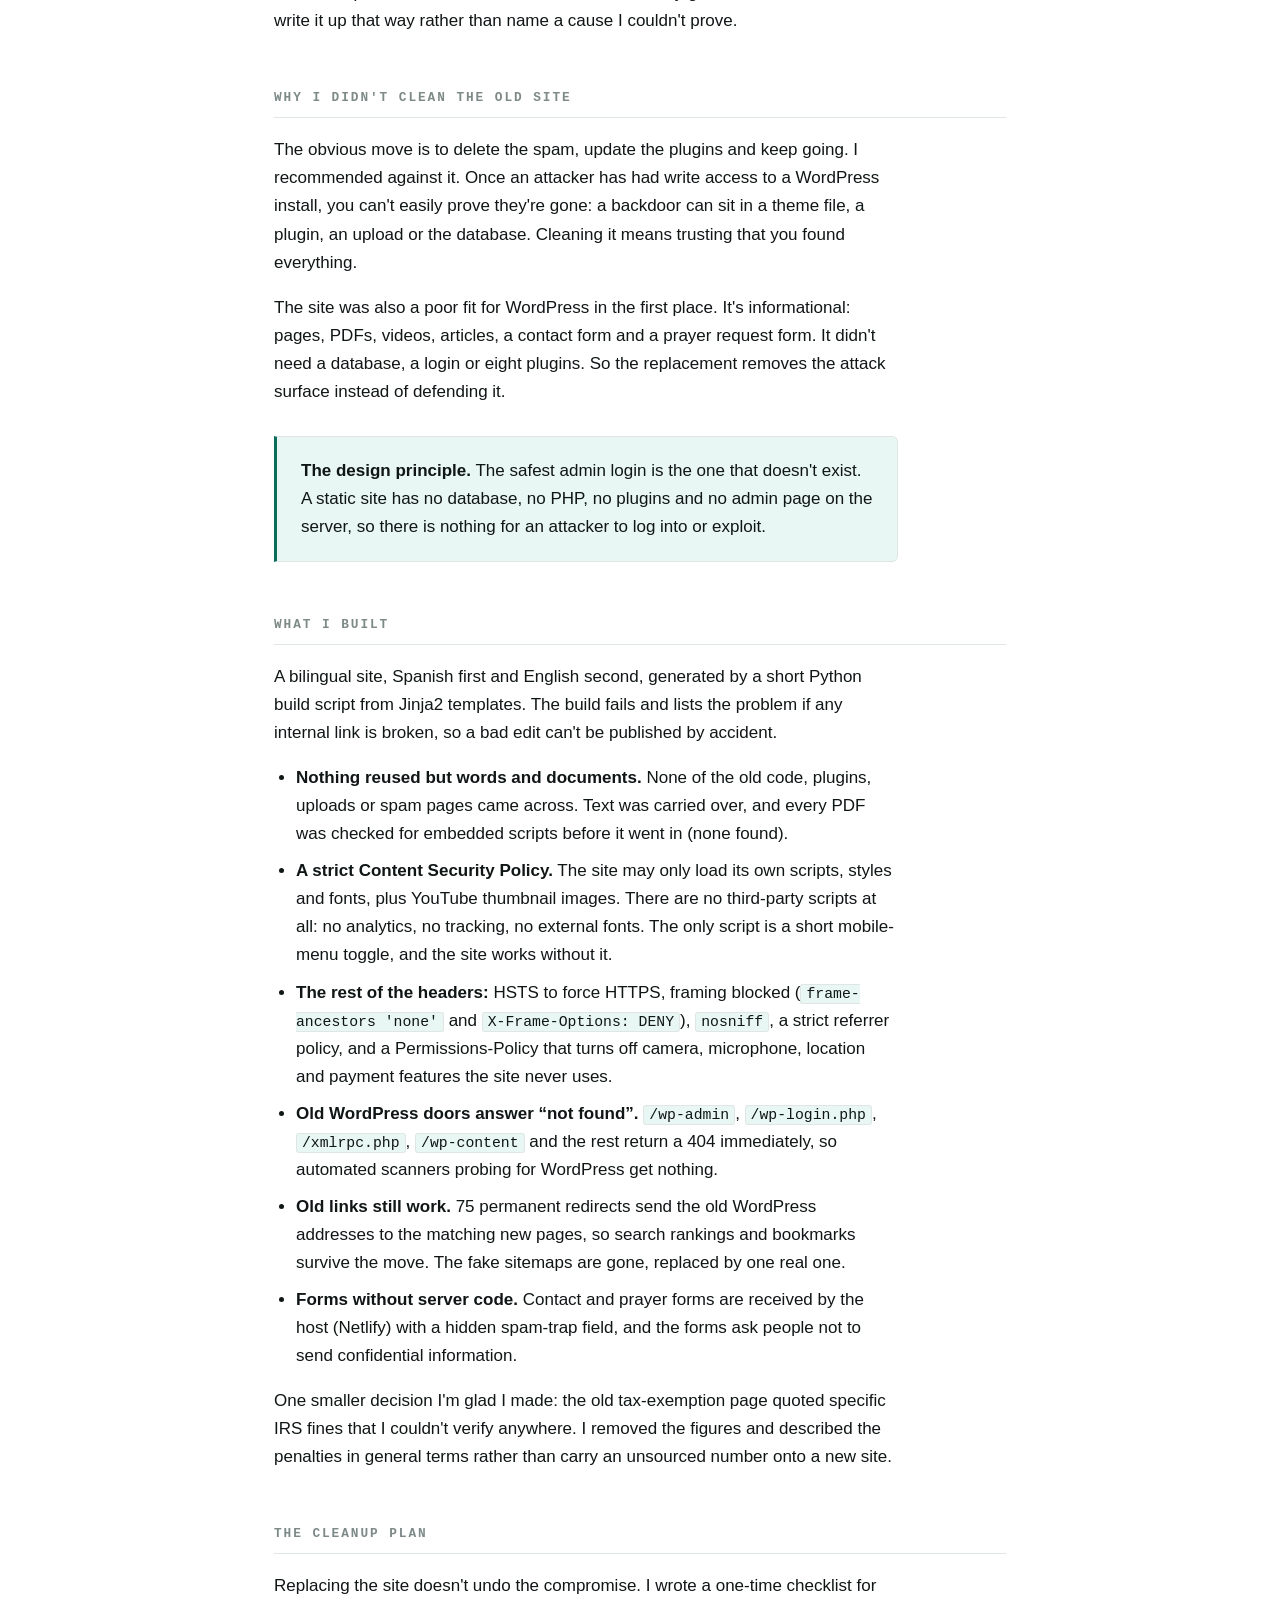
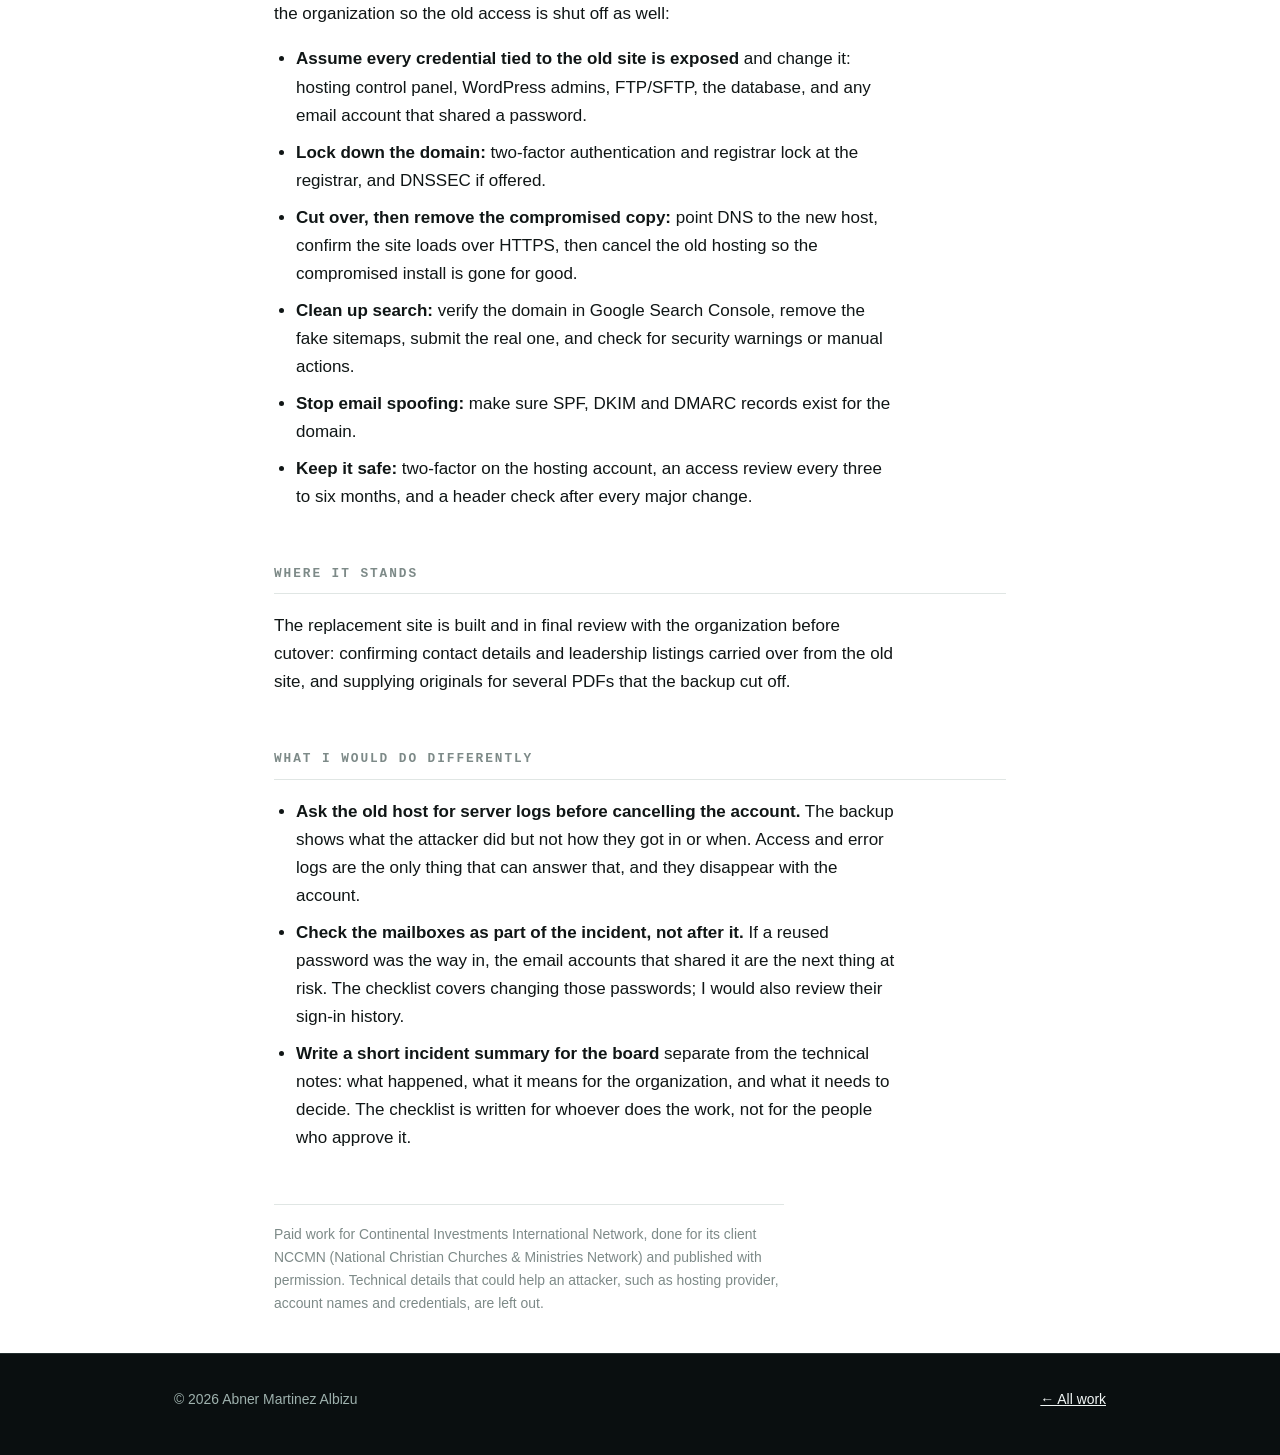
<file: projects/nccmn-website-compromise.html>
<!DOCTYPE html>
<html lang="en">
<head>
<meta charset="utf-8">
<meta name="viewport" content="width=device-width, initial-scale=1">
<title>A compromised church-network website, rebuilt with nothing left to hack — Abner Martinez Albizu</title>
<meta name="description" content="Client work: reading the evidence of an SEO-spam compromise on a nonprofit's WordPress site, then replacing it with a static site that has no server-side attack surface.">
<link rel="icon" href="../favicon.svg" type="image/svg+xml">
<link rel="stylesheet" href="../style.css">
</head>
<body>


<div class="topbar">
  <div class="wrap">
    <a class="brand" href="../index.html"><span class="dot"></span>ABNER MARTINEZ ALBIZU</a>
    <nav>
      <a href="../index.html#work">work</a>
      <a href="../index.html#about">about</a>
      <a href="../index.html#skills">skills</a>
      <a href="../index.html#contact">contact</a>
    </nav>
  </div>
</div>

<header class="page-head">
  <div class="wrap">
    <p class="kicker">Client work &middot; Continental Investments International Network &middot; October 2026</p>
    <h1>A compromised website, rebuilt with nothing left to hack</h1>
    <p class="lede">NCCMN, a national network of Christian churches and ministries, needed its website rebuilt. The backup of the old WordPress site turned out to be evidence of a compromise. This page covers what the evidence showed, why I didn't patch the old site, and how the replacement removes the attack surface instead of defending it.</p>
    <ul class="toolset">
      <li>Compromise analysis</li>
      <li>Content Security Policy</li>
      <li>HSTS and security headers</li>
      <li>Static site build (Python, Jinja2)</li>
      <li>Netlify</li>
      <li>SPF / DKIM / DMARC</li>
    </ul>
  </div>
</header>

<main class="wrap narrow">
<article>

  <h2>What the backup showed</h2>

  <p>The job started as a website rebuild. Before reusing anything from the old site, I went through the backup of it, and the first file that didn't fit was <code>robots.txt</code>. A small nonprofit site has one sitemap. This one advertised 86:</p>

<pre><code>User-agent: *
Allow: /

Sitemap: https://nccmn.org/sitemap-index-1.xml
  &hellip;  (8 index files)
Sitemap: https://nccmn.org/sitemap4171.xml
Sitemap: https://nccmn.org/sitemap4172.xml
  &hellip;  (78 numbered sitemaps, 4171 through 4248)</code></pre>

  <p>That is the signature of an SEO-spam compromise. The attacker doesn't want the site's visitors; they want its search reputation. Rewriting <code>robots.txt</code> tells Google to crawl thousands of junk pages under a trusted domain, which then rank for whatever the spammer is selling.</p>

  <p>The rest of the backup matched:</p>

  <ul>
    <li><strong>249 junk folders holding 331 spam URLs</strong>, with random names built from obscure dictionary words and number strings (<code>Ictonyx-282381-qjpjA</code>, <code>Lygodium=3&amp;UK3g9bC=492636</code>). By the time of the backup these returned &ldquo;page not found&rdquo;, so the spam content itself had been cleaned or blocked, but <code>robots.txt</code> was still advertising it.</li>
    <li><strong>A second, unrelated church website</strong> installed inside the same hosting account: one more install sharing the same credentials and the same exposure.</li>
    <li><strong>A heavily extended install:</strong> eight plugins and three themes, far more moving parts than an informational site needs, and every one of them something that has to be kept patched.</li>
  </ul>

  <p>The backup shows what the attacker did, not how they got in, and I was careful to write it up that way rather than name a cause I couldn't prove.</p>

  <h2>Why I didn't clean the old site</h2>

  <p>The obvious move is to delete the spam, update the plugins and keep going. I recommended against it. Once an attacker has had write access to a WordPress install, you can't easily prove they're gone: a backdoor can sit in a theme file, a plugin, an upload or the database. Cleaning it means trusting that you found everything.</p>

  <p>The site was also a poor fit for WordPress in the first place. It's informational: pages, PDFs, videos, articles, a contact form and a prayer request form. It didn't need a database, a login or eight plugins. So the replacement removes the attack surface instead of defending it.</p>

  <div class="callout">
    <p><strong>The design principle.</strong> The safest admin login is the one that doesn't exist. A static site has no database, no PHP, no plugins and no admin page on the server, so there is nothing for an attacker to log into or exploit.</p>
  </div>

  <h2>What I built</h2>

  <p>A bilingual site, Spanish first and English second, generated by a short Python build script from Jinja2 templates. The build fails and lists the problem if any internal link is broken, so a bad edit can't be published by accident.</p>

  <ul>
    <li><strong>Nothing reused but words and documents.</strong> None of the old code, plugins, uploads or spam pages came across. Text was carried over, and every PDF was checked for embedded scripts before it went in (none found).</li>
    <li><strong>A strict Content Security Policy.</strong> The site may only load its own scripts, styles and fonts, plus YouTube thumbnail images. There are no third-party scripts at all: no analytics, no tracking, no external fonts. The only script is a short mobile-menu toggle, and the site works without it.</li>
    <li><strong>The rest of the headers:</strong> HSTS to force HTTPS, framing blocked (<code>frame-ancestors 'none'</code> and <code>X-Frame-Options: DENY</code>), <code>nosniff</code>, a strict referrer policy, and a Permissions-Policy that turns off camera, microphone, location and payment features the site never uses.</li>
    <li><strong>Old WordPress doors answer &ldquo;not found&rdquo;.</strong> <code>/wp-admin</code>, <code>/wp-login.php</code>, <code>/xmlrpc.php</code>, <code>/wp-content</code> and the rest return a 404 immediately, so automated scanners probing for WordPress get nothing.</li>
    <li><strong>Old links still work.</strong> 75 permanent redirects send the old WordPress addresses to the matching new pages, so search rankings and bookmarks survive the move. The fake sitemaps are gone, replaced by one real one.</li>
    <li><strong>Forms without server code.</strong> Contact and prayer forms are received by the host (Netlify) with a hidden spam-trap field, and the forms ask people not to send confidential information.</li>
  </ul>

  <p>One smaller decision I'm glad I made: the old tax-exemption page quoted specific IRS fines that I couldn't verify anywhere. I removed the figures and described the penalties in general terms rather than carry an unsourced number onto a new site.</p>

  <h2>The cleanup plan</h2>

  <p>Replacing the site doesn't undo the compromise. I wrote a one-time checklist for the organization so the old access is shut off as well:</p>

  <ul>
    <li><strong>Assume every credential tied to the old site is exposed</strong> and change it: hosting control panel, WordPress admins, FTP/SFTP, the database, and any email account that shared a password.</li>
    <li><strong>Lock down the domain:</strong> two-factor authentication and registrar lock at the registrar, and DNSSEC if offered.</li>
    <li><strong>Cut over, then remove the compromised copy:</strong> point DNS to the new host, confirm the site loads over HTTPS, then cancel the old hosting so the compromised install is gone for good.</li>
    <li><strong>Clean up search:</strong> verify the domain in Google Search Console, remove the fake sitemaps, submit the real one, and check for security warnings or manual actions.</li>
    <li><strong>Stop email spoofing:</strong> make sure SPF, DKIM and DMARC records exist for the domain.</li>
    <li><strong>Keep it safe:</strong> two-factor on the hosting account, an access review every three to six months, and a header check after every major change.</li>
  </ul>

  <h2>Where it stands</h2>

  <p>The replacement site is built and in final review with the organization before cutover: confirming contact details and leadership listings carried over from the old site, and supplying originals for several PDFs that the backup cut off.</p>

  <h2>What I would do differently</h2>

  <ul>
    <li><strong>Ask the old host for server logs before cancelling the account.</strong> The backup shows what the attacker did but not how they got in or when. Access and error logs are the only thing that can answer that, and they disappear with the account.</li>
    <li><strong>Check the mailboxes as part of the incident, not after it.</strong> If a reused password was the way in, the email accounts that shared it are the next thing at risk. The checklist covers changing those passwords; I would also review their sign-in history.</li>
    <li><strong>Write a short incident summary for the board</strong> separate from the technical notes: what happened, what it means for the organization, and what it needs to decide. The checklist is written for whoever does the work, not for the people who approve it.</li>
  </ul>

  <p class="note">Paid work for Continental Investments International Network, done for its client NCCMN (National Christian Churches &amp; Ministries Network) and published with permission. Technical details that could help an attacker, such as hosting provider, account names and credentials, are left out.</p>

</article>
</main>

<footer class="site-foot">
  <div class="wrap">
    <span>&copy; 2026 Abner Martinez Albizu</span>
    <span><a href="../index.html">&larr; All work</a></span>
  </div>
</footer>

</body>
</html>
</file>
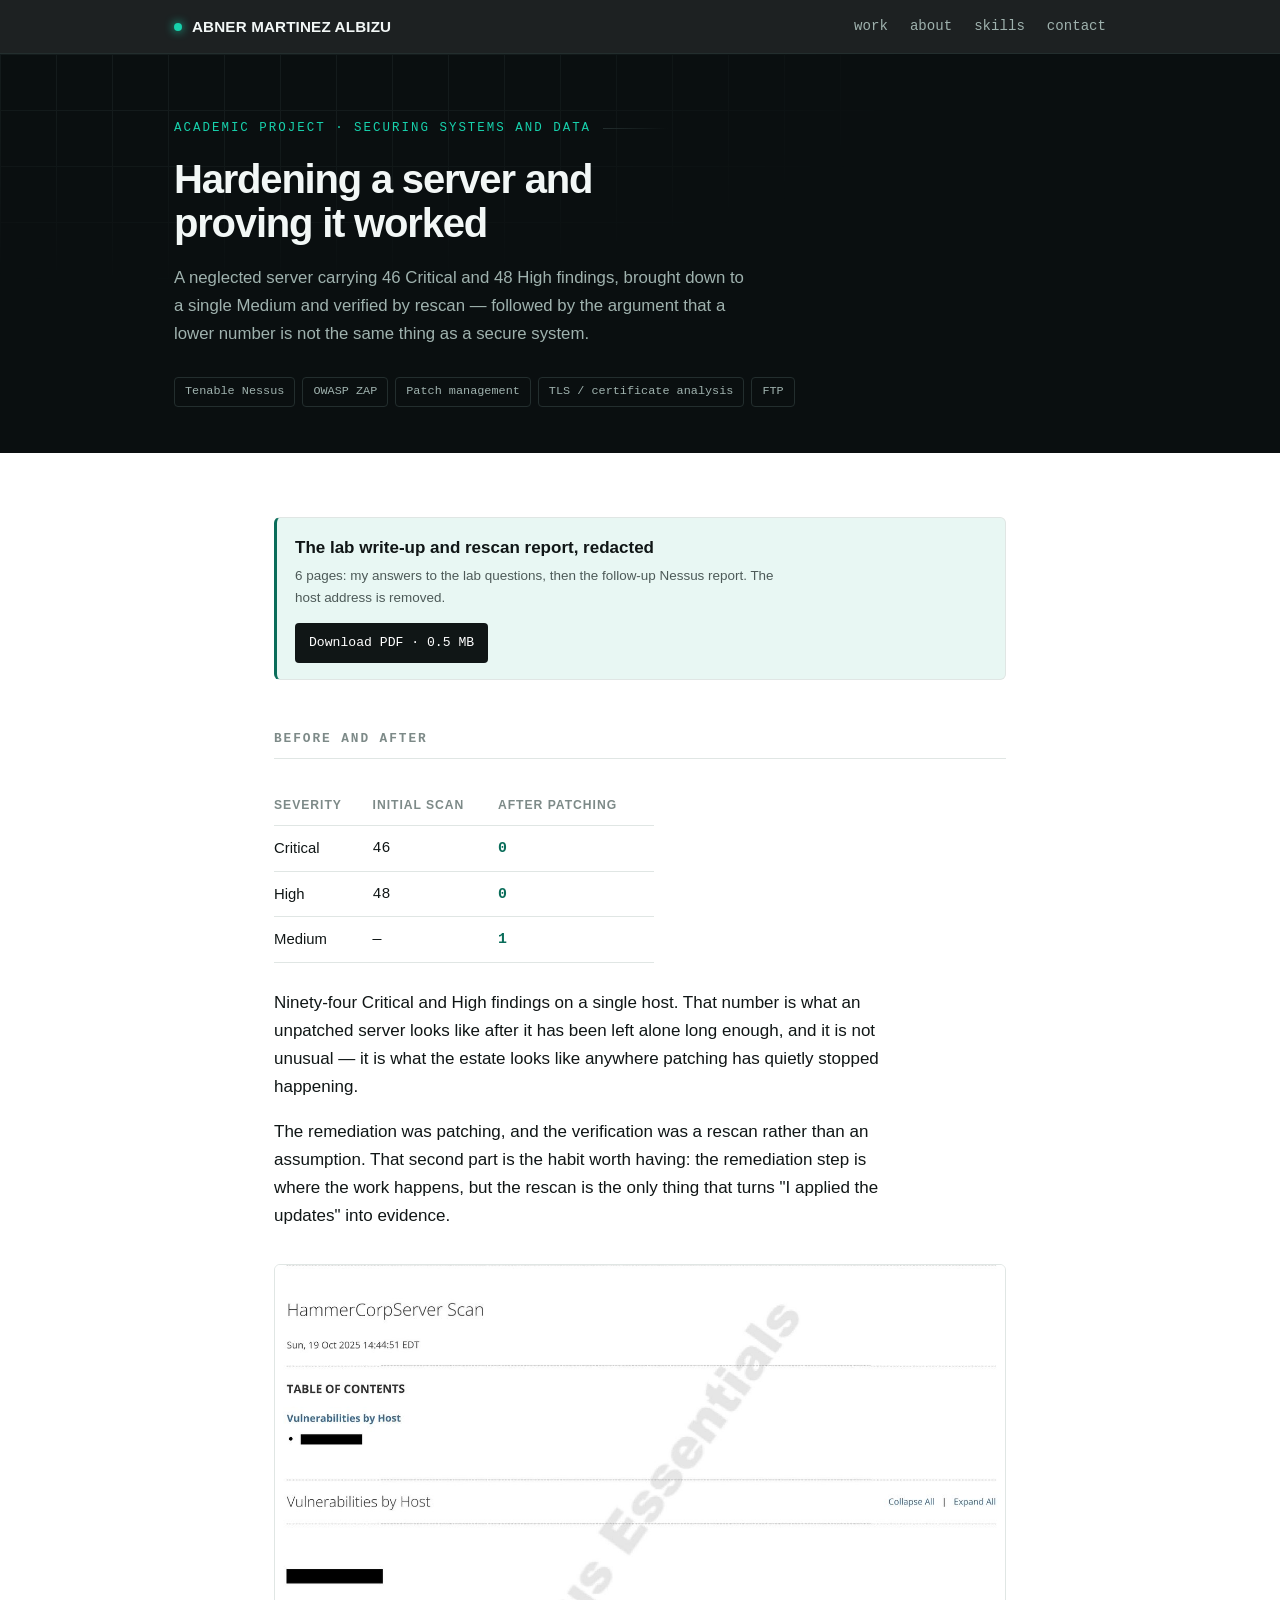
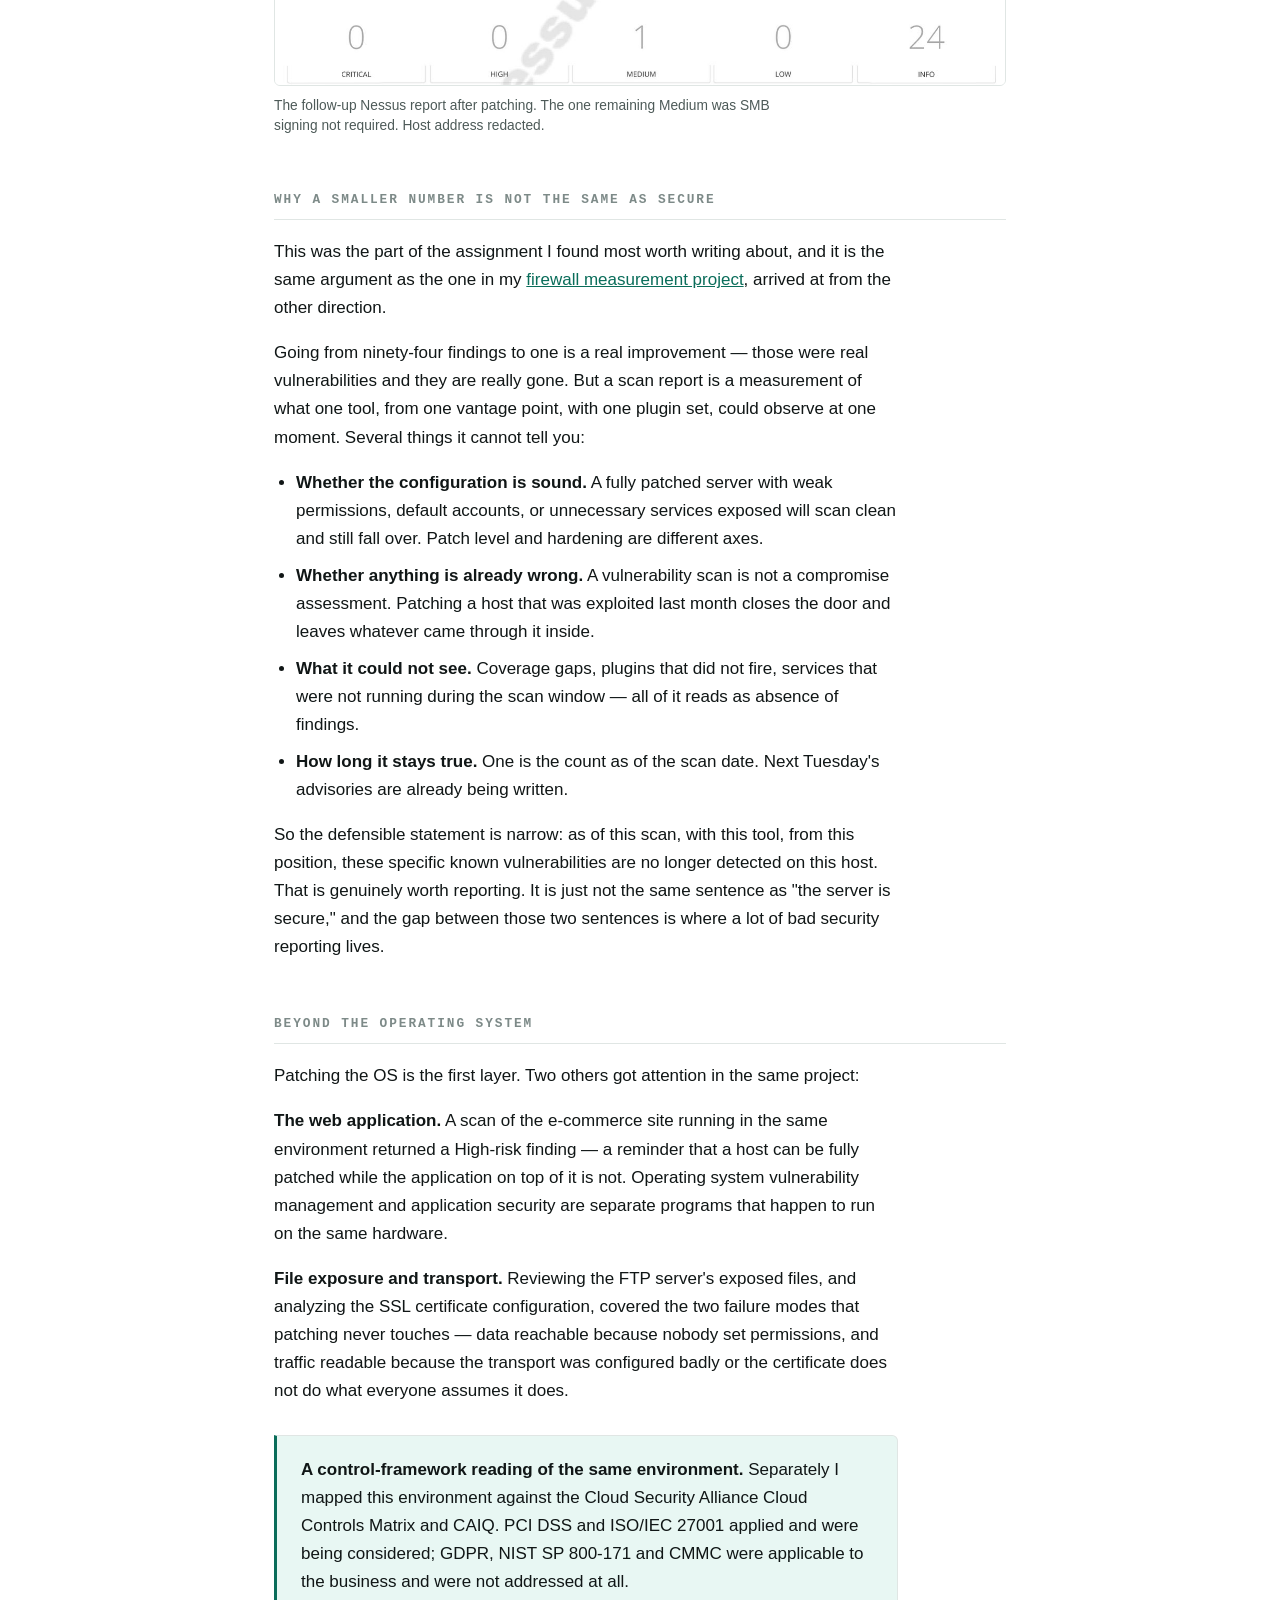
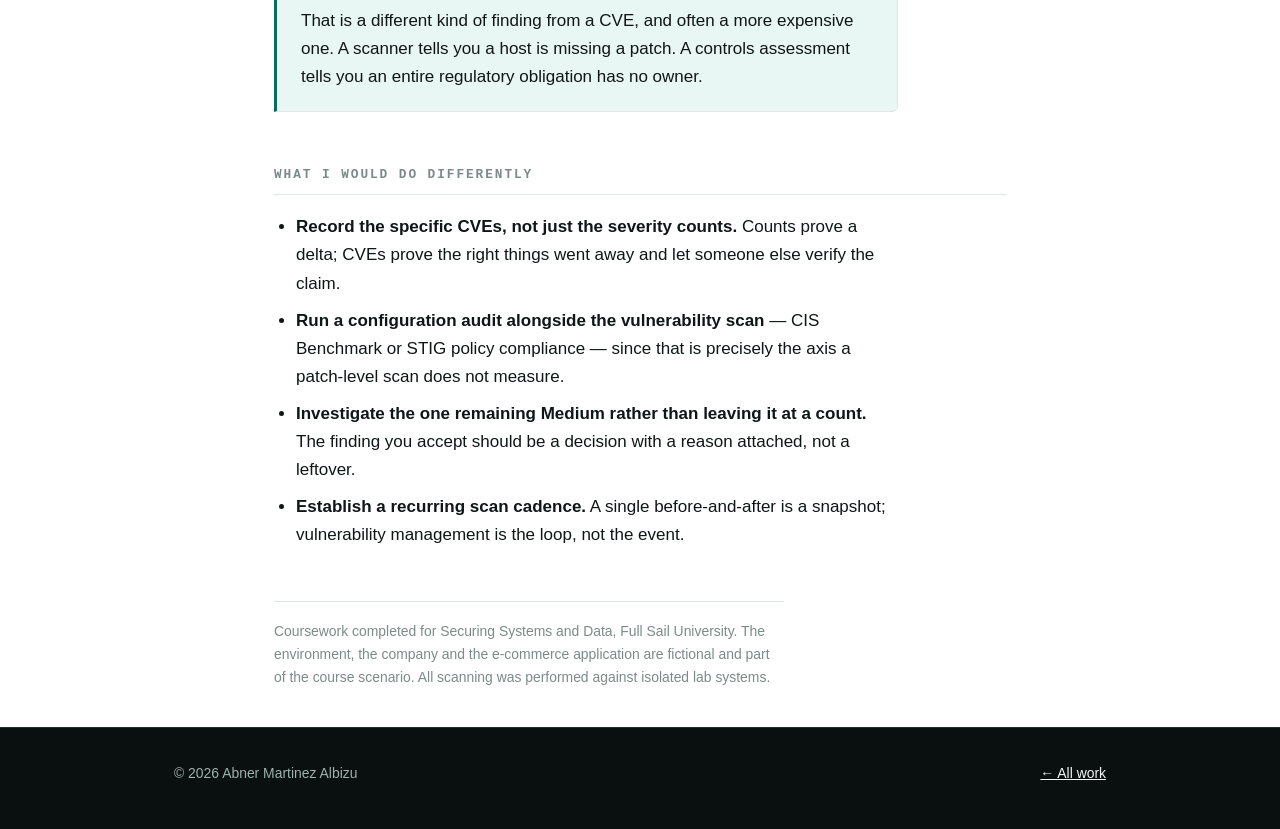
<file: projects/system-hardening.html>
<!DOCTYPE html>
<html lang="en">
<head>
<meta charset="utf-8">
<meta name="viewport" content="width=device-width, initial-scale=1">
<title>Hardening a server and proving it worked — Abner Martinez Albizu</title>
<meta name="description" content="Taking a server from 46 Critical and 48 High findings to a single Medium, validated by rescan, plus web application and TLS review.">
<link rel="icon" href="../favicon.svg" type="image/svg+xml">
<link rel="stylesheet" href="../style.css">
</head>
<body>


<div class="topbar">
  <div class="wrap">
    <a class="brand" href="../index.html"><span class="dot"></span>ABNER MARTINEZ ALBIZU</a>
    <nav>
      <a href="../index.html#work">work</a>
      <a href="../index.html#about">about</a>
      <a href="../index.html#skills">skills</a>
      <a href="../index.html#contact">contact</a>
    </nav>
  </div>
</div>

<header class="page-head">
  <div class="wrap">
    <p class="kicker">Academic project &middot; Securing Systems and Data</p>
    <h1>Hardening a server and proving it worked</h1>
    <p class="lede">A neglected server carrying 46 Critical and 48 High findings, brought down to a single Medium and verified by rescan — followed by the argument that a lower number is not the same thing as a secure system.</p>
    <ul class="toolset">
      <li>Tenable Nessus</li>
      <li>OWASP ZAP</li>
      <li>Patch management</li>
      <li>TLS / certificate analysis</li>
      <li>FTP</li>
    </ul>
  </div>
</header>

<main class="wrap narrow">
<article>
  <div class="download">
    <div>
      <p class="what">The lab write-up and rescan report, redacted</p>
      <p class="fine">6 pages: my answers to the lab questions, then the follow-up Nessus report. The host address is removed.</p>
    </div>
    <a class="btn" href="../downloads/securing-systems-os-hardening.pdf" download>Download PDF &middot; 0.5&nbsp;MB</a>
  </div>
  <h2>Before and after</h2>

  <div class="table-scroll">
  <table>
    <thead>
      <tr><th>Severity</th><th>Initial scan</th><th>After patching</th></tr>
    </thead>
    <tbody>
      <tr><td>Critical</td><td class="num">46</td><td class="num good">0</td></tr>
      <tr><td>High</td><td class="num">48</td><td class="num good">0</td></tr>
      <tr><td>Medium</td><td class="num">&mdash;</td><td class="num good">1</td></tr>
    </tbody>
  </table>
  </div>

  <p>Ninety-four Critical and High findings on a single host. That number is what an unpatched server looks like after it has been left alone long enough, and it is not unusual — it is what the estate looks like anywhere patching has quietly stopped happening.</p>

  <p>The remediation was patching, and the verification was a rescan rather than an assumption. That second part is the habit worth having: the remediation step is where the work happens, but the rescan is the only thing that turns "I applied the updates" into evidence.</p>

  <figure class="figure">
    <img src="../img/work/hardening-rescan-summary.jpg" width="1400" height="805" alt="Nessus report for the patched server: 0 Critical, 0 High, 1 Medium, 0 Low, 24 Info" loading="lazy">
    <figcaption>The follow-up Nessus report after patching. The one remaining Medium was SMB signing not required. Host address redacted.</figcaption>
  </figure>

  <h2>Why a smaller number is not the same as secure</h2>

  <p>This was the part of the assignment I found most worth writing about, and it is the same argument as the one in my <a href="firewall-scan-validation.html">firewall measurement project</a>, arrived at from the other direction.</p>

  <p>Going from ninety-four findings to one is a real improvement — those were real vulnerabilities and they are really gone. But a scan report is a measurement of what one tool, from one vantage point, with one plugin set, could observe at one moment. Several things it cannot tell you:</p>

  <ul>
    <li><strong>Whether the configuration is sound.</strong> A fully patched server with weak permissions, default accounts, or unnecessary services exposed will scan clean and still fall over. Patch level and hardening are different axes.</li>
    <li><strong>Whether anything is already wrong.</strong> A vulnerability scan is not a compromise assessment. Patching a host that was exploited last month closes the door and leaves whatever came through it inside.</li>
    <li><strong>What it could not see.</strong> Coverage gaps, plugins that did not fire, services that were not running during the scan window — all of it reads as absence of findings.</li>
    <li><strong>How long it stays true.</strong> One is the count as of the scan date. Next Tuesday's advisories are already being written.</li>
  </ul>

  <p>So the defensible statement is narrow: as of this scan, with this tool, from this position, these specific known vulnerabilities are no longer detected on this host. That is genuinely worth reporting. It is just not the same sentence as "the server is secure," and the gap between those two sentences is where a lot of bad security reporting lives.</p>

  <h2>Beyond the operating system</h2>

  <p>Patching the OS is the first layer. Two others got attention in the same project:</p>

  <p><strong>The web application.</strong> A scan of the e-commerce site running in the same environment returned a High-risk finding — a reminder that a host can be fully patched while the application on top of it is not. Operating system vulnerability management and application security are separate programs that happen to run on the same hardware.</p>

  <p><strong>File exposure and transport.</strong> Reviewing the FTP server's exposed files, and analyzing the SSL certificate configuration, covered the two failure modes that patching never touches — data reachable because nobody set permissions, and traffic readable because the transport was configured badly or the certificate does not do what everyone assumes it does.</p>

  <div class="callout">
    <p><strong>A control-framework reading of the same environment.</strong> Separately I mapped this environment against the Cloud Security Alliance Cloud Controls Matrix and CAIQ. PCI DSS and ISO/IEC 27001 applied and were being considered; GDPR, NIST SP 800-171 and CMMC were applicable to the business and were not addressed at all.</p>
    <p>That is a different kind of finding from a CVE, and often a more expensive one. A scanner tells you a host is missing a patch. A controls assessment tells you an entire regulatory obligation has no owner.</p>
  </div>

  <h2>What I would do differently</h2>

  <ul>
    <li><strong>Record the specific CVEs, not just the severity counts.</strong> Counts prove a delta; CVEs prove the right things went away and let someone else verify the claim.</li>
    <li><strong>Run a configuration audit alongside the vulnerability scan</strong> — CIS Benchmark or STIG policy compliance — since that is precisely the axis a patch-level scan does not measure.</li>
    <li><strong>Investigate the one remaining Medium rather than leaving it at a count.</strong> The finding you accept should be a decision with a reason attached, not a leftover.</li>
    <li><strong>Establish a recurring scan cadence.</strong> A single before-and-after is a snapshot; vulnerability management is the loop, not the event.</li>
  </ul>

  <p class="note">Coursework completed for Securing Systems and Data, Full Sail University. The environment, the company and the e-commerce application are fictional and part of the course scenario. All scanning was performed against isolated lab systems.</p>

</article>
</main>

<footer class="site-foot">
  <div class="wrap">
    <span>&copy; 2026 Abner Martinez Albizu</span>
    <span><a href="../index.html">&larr; All work</a></span>
  </div>
</footer>

</body>
</html>
</file>
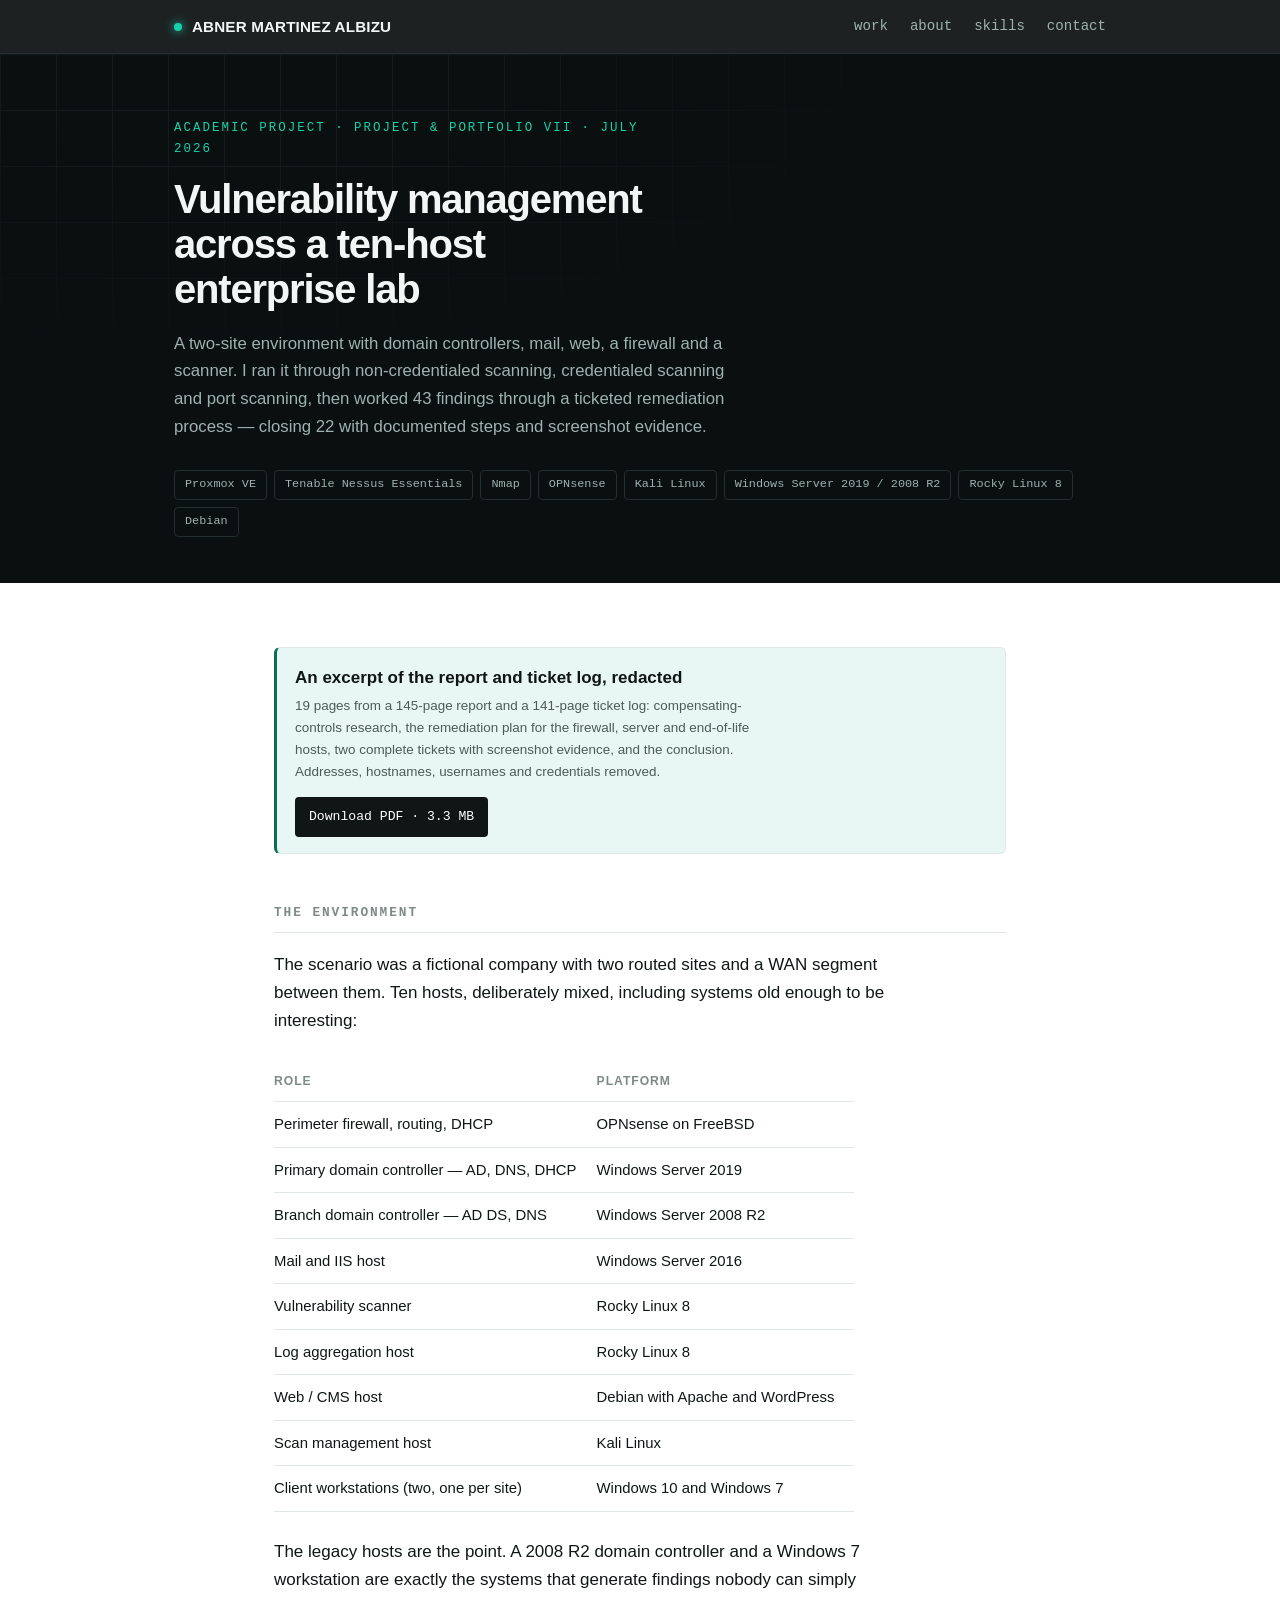
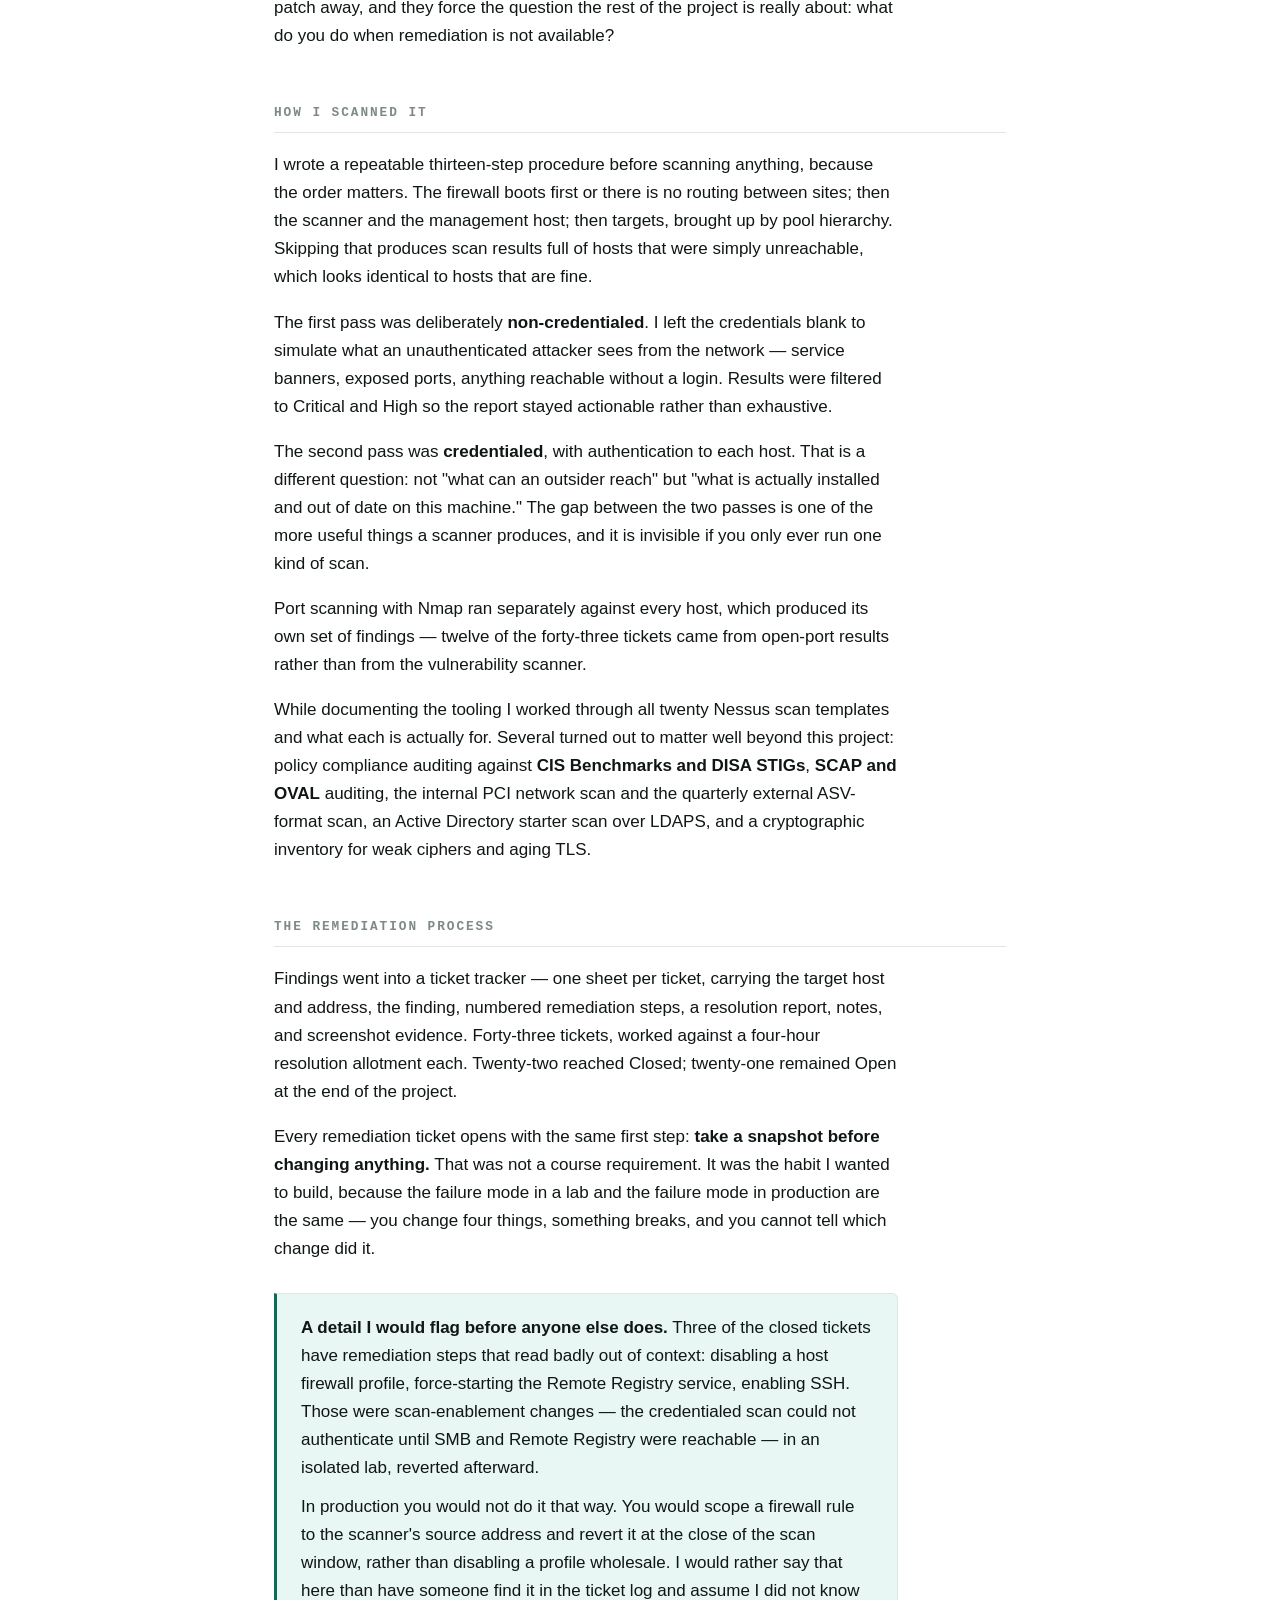
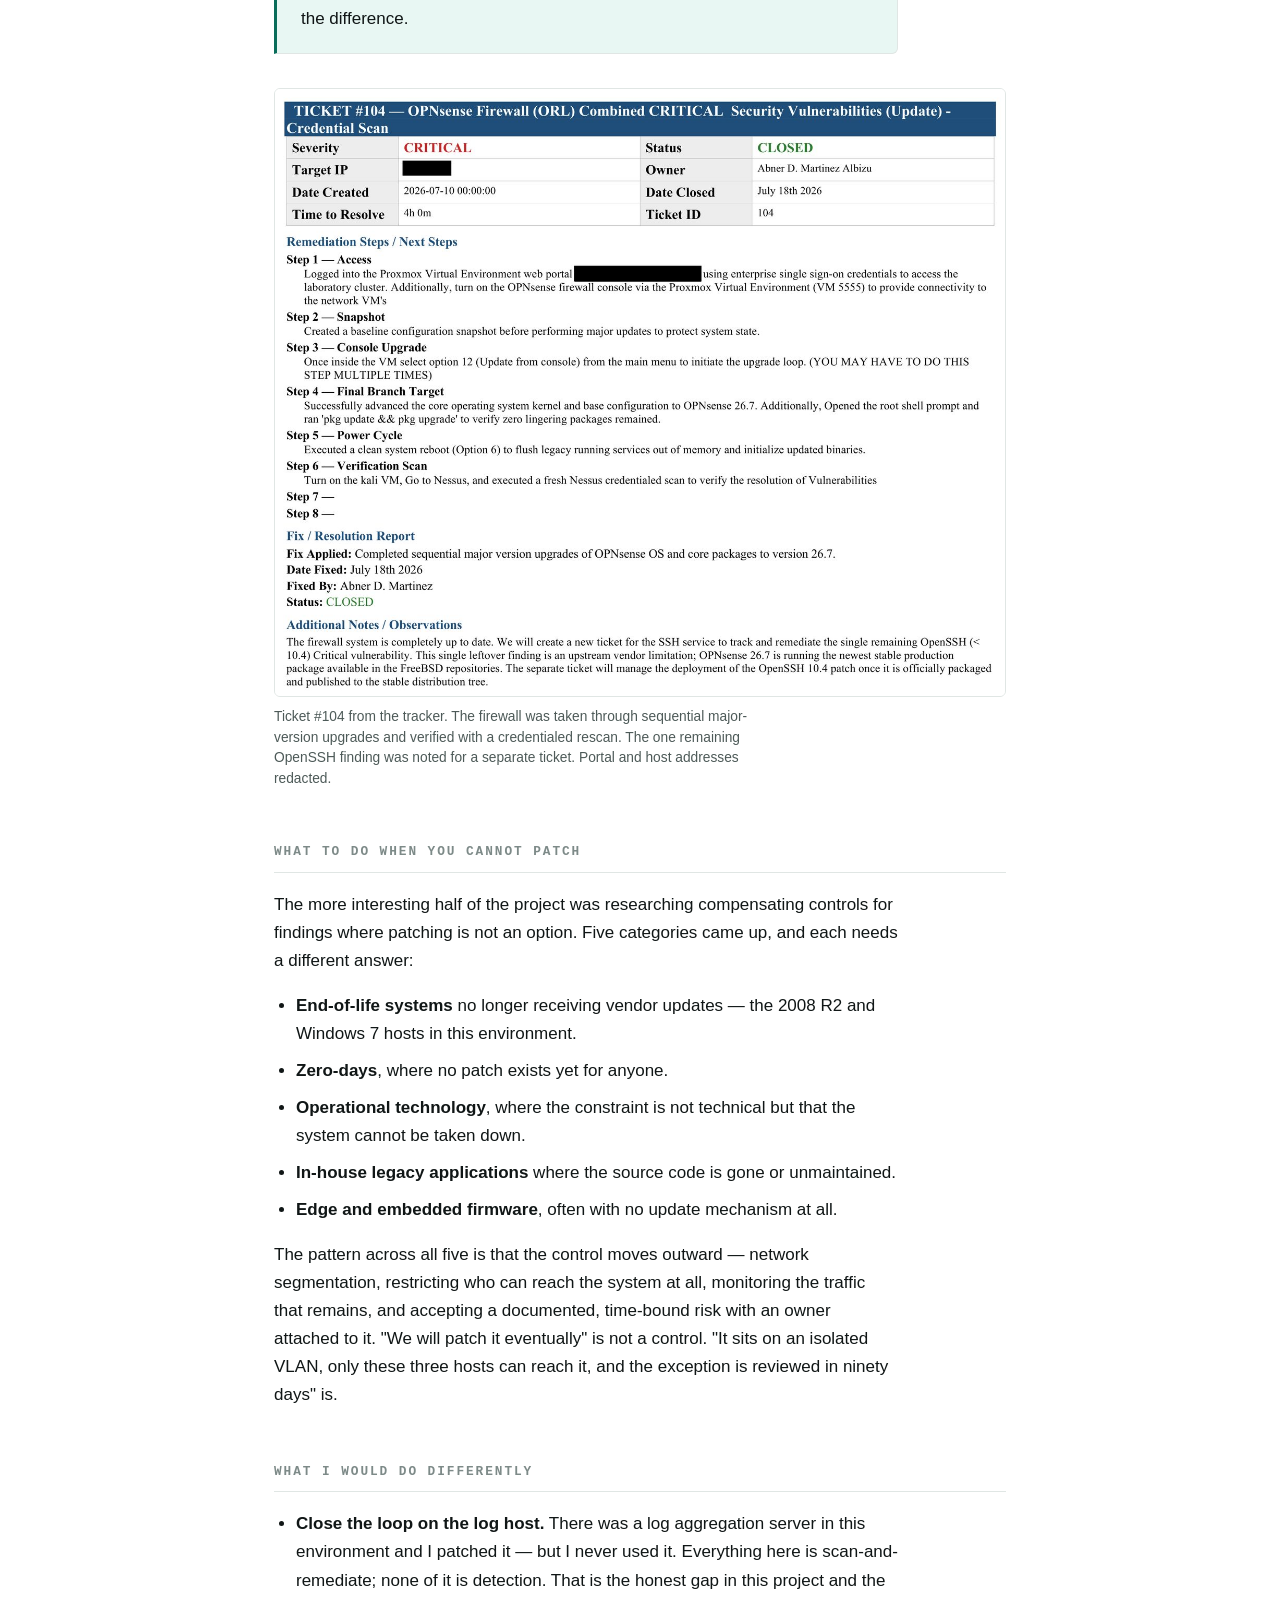
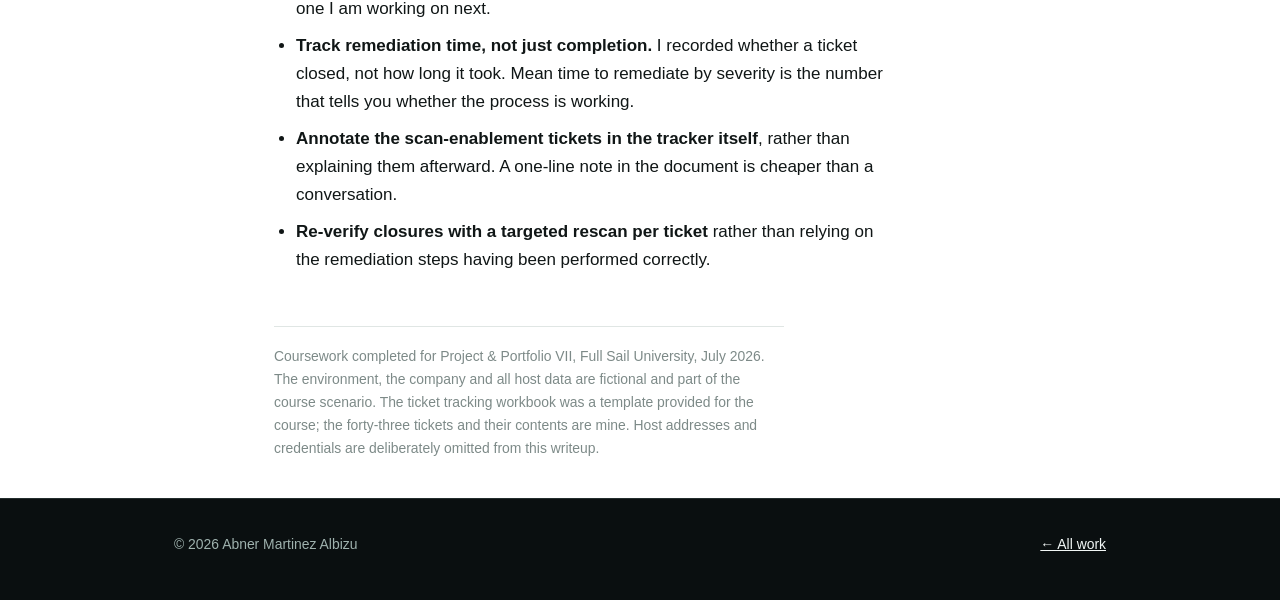
<file: projects/vulnerability-management-program.html>
<!DOCTYPE html>
<html lang="en">
<head>
<meta charset="utf-8">
<meta name="viewport" content="width=device-width, initial-scale=1">
<title>Vulnerability management across a ten-host lab — Abner Martinez Albizu</title>
<meta name="description" content="Building, scanning and remediating a two-site ten-host enterprise lab: Nessus credentialed and non-credentialed scans, 43 tickets, evidence at every step.">
<link rel="icon" href="../favicon.svg" type="image/svg+xml">
<link rel="stylesheet" href="../style.css">
</head>
<body>


<div class="topbar">
  <div class="wrap">
    <a class="brand" href="../index.html"><span class="dot"></span>ABNER MARTINEZ ALBIZU</a>
    <nav>
      <a href="../index.html#work">work</a>
      <a href="../index.html#about">about</a>
      <a href="../index.html#skills">skills</a>
      <a href="../index.html#contact">contact</a>
    </nav>
  </div>
</div>

<header class="page-head">
  <div class="wrap">
    <p class="kicker">Academic project &middot; Project &amp; Portfolio VII &middot; July 2026</p>
    <h1>Vulnerability management across a ten-host enterprise lab</h1>
    <p class="lede">A two-site environment with domain controllers, mail, web, a firewall and a scanner. I ran it through non-credentialed scanning, credentialed scanning and port scanning, then worked 43 findings through a ticketed remediation process — closing 22 with documented steps and screenshot evidence.</p>
    <ul class="toolset">
      <li>Proxmox VE</li>
      <li>Tenable Nessus Essentials</li>
      <li>Nmap</li>
      <li>OPNsense</li>
      <li>Kali Linux</li>
      <li>Windows Server 2019 / 2008 R2</li>
      <li>Rocky Linux 8</li>
      <li>Debian</li>
    </ul>
  </div>
</header>

<main class="wrap narrow">
<article>
  <div class="download">
    <div>
      <p class="what">An excerpt of the report and ticket log, redacted</p>
      <p class="fine">19 pages from a 145-page report and a 141-page ticket log: compensating-controls research, the remediation plan for the firewall, server and end-of-life hosts, two complete tickets with screenshot evidence, and the conclusion. Addresses, hostnames, usernames and credentials removed.</p>
    </div>
    <a class="btn" href="../downloads/pp7-vulnerability-management-excerpt.pdf" download>Download PDF &middot; 3.3&nbsp;MB</a>
  </div>
  <h2 id="the-environment">The environment</h2>

  <p>The scenario was a fictional company with two routed sites and a WAN segment between them. Ten hosts, deliberately mixed, including systems old enough to be interesting:</p>

  <div class="table-scroll">
  <table>
    <thead><tr><th>Role</th><th>Platform</th></tr></thead>
    <tbody>
      <tr><td>Perimeter firewall, routing, DHCP</td><td>OPNsense on FreeBSD</td></tr>
      <tr><td>Primary domain controller — AD, DNS, DHCP</td><td>Windows Server 2019</td></tr>
      <tr><td>Branch domain controller — AD DS, DNS</td><td>Windows Server 2008 R2</td></tr>
      <tr><td>Mail and IIS host</td><td>Windows Server 2016</td></tr>
      <tr><td>Vulnerability scanner</td><td>Rocky Linux 8</td></tr>
      <tr><td>Log aggregation host</td><td>Rocky Linux 8</td></tr>
      <tr><td>Web / CMS host</td><td>Debian with Apache and WordPress</td></tr>
      <tr><td>Scan management host</td><td>Kali Linux</td></tr>
      <tr><td>Client workstations (two, one per site)</td><td>Windows 10 and Windows 7</td></tr>
    </tbody>
  </table>
  </div>

  <p>The legacy hosts are the point. A 2008 R2 domain controller and a Windows 7 workstation are exactly the systems that generate findings nobody can simply patch away, and they force the question the rest of the project is really about: what do you do when remediation is not available?</p>

  <h2>How I scanned it</h2>

  <p>I wrote a repeatable thirteen-step procedure before scanning anything, because the order matters. The firewall boots first or there is no routing between sites; then the scanner and the management host; then targets, brought up by pool hierarchy. Skipping that produces scan results full of hosts that were simply unreachable, which looks identical to hosts that are fine.</p>

  <p>The first pass was deliberately <strong>non-credentialed</strong>. I left the credentials blank to simulate what an unauthenticated attacker sees from the network — service banners, exposed ports, anything reachable without a login. Results were filtered to Critical and High so the report stayed actionable rather than exhaustive.</p>

  <p>The second pass was <strong>credentialed</strong>, with authentication to each host. That is a different question: not "what can an outsider reach" but "what is actually installed and out of date on this machine." The gap between the two passes is one of the more useful things a scanner produces, and it is invisible if you only ever run one kind of scan.</p>

  <p>Port scanning with Nmap ran separately against every host, which produced its own set of findings — twelve of the forty-three tickets came from open-port results rather than from the vulnerability scanner.</p>

  <p>While documenting the tooling I worked through all twenty Nessus scan templates and what each is actually for. Several turned out to matter well beyond this project: policy compliance auditing against <strong>CIS Benchmarks and DISA STIGs</strong>, <strong>SCAP and OVAL</strong> auditing, the internal PCI network scan and the quarterly external ASV-format scan, an Active Directory starter scan over LDAPS, and a cryptographic inventory for weak ciphers and aging TLS.</p>

  <h2>The remediation process</h2>

  <p>Findings went into a ticket tracker — one sheet per ticket, carrying the target host and address, the finding, numbered remediation steps, a resolution report, notes, and screenshot evidence. Forty-three tickets, worked against a four-hour resolution allotment each. Twenty-two reached Closed; twenty-one remained Open at the end of the project.</p>

  <p>Every remediation ticket opens with the same first step: <strong>take a snapshot before changing anything.</strong> That was not a course requirement. It was the habit I wanted to build, because the failure mode in a lab and the failure mode in production are the same — you change four things, something breaks, and you cannot tell which change did it.</p>

  <div class="callout">
    <p><strong>A detail I would flag before anyone else does.</strong> Three of the closed tickets have remediation steps that read badly out of context: disabling a host firewall profile, force-starting the Remote Registry service, enabling SSH. Those were scan-enablement changes — the credentialed scan could not authenticate until SMB and Remote Registry were reachable — in an isolated lab, reverted afterward.</p>
    <p>In production you would not do it that way. You would scope a firewall rule to the scanner's source address and revert it at the close of the scan window, rather than disabling a profile wholesale. I would rather say that here than have someone find it in the ticket log and assume I did not know the difference.</p>
  </div>

  <figure class="figure">
    <img src="../img/work/pp7-ticket-104.jpg" width="1400" height="1163" alt="Ticket 104: OPNsense firewall critical vulnerabilities, closed, with numbered remediation steps, a resolution report and notes" loading="lazy">
    <figcaption>Ticket #104 from the tracker. The firewall was taken through sequential major-version upgrades and verified with a credentialed rescan. The one remaining OpenSSH finding was noted for a separate ticket. Portal and host addresses redacted.</figcaption>
  </figure>

  <h2>What to do when you cannot patch</h2>

  <p>The more interesting half of the project was researching compensating controls for findings where patching is not an option. Five categories came up, and each needs a different answer:</p>

  <ul>
    <li><strong>End-of-life systems</strong> no longer receiving vendor updates — the 2008 R2 and Windows 7 hosts in this environment.</li>
    <li><strong>Zero-days</strong>, where no patch exists yet for anyone.</li>
    <li><strong>Operational technology</strong>, where the constraint is not technical but that the system cannot be taken down.</li>
    <li><strong>In-house legacy applications</strong> where the source code is gone or unmaintained.</li>
    <li><strong>Edge and embedded firmware</strong>, often with no update mechanism at all.</li>
  </ul>

  <p>The pattern across all five is that the control moves outward — network segmentation, restricting who can reach the system at all, monitoring the traffic that remains, and accepting a documented, time-bound risk with an owner attached to it. "We will patch it eventually" is not a control. "It sits on an isolated VLAN, only these three hosts can reach it, and the exception is reviewed in ninety days" is.</p>

  <h2>What I would do differently</h2>

  <ul>
    <li><strong>Close the loop on the log host.</strong> There was a log aggregation server in this environment and I patched it — but I never used it. Everything here is scan-and-remediate; none of it is detection. That is the honest gap in this project and the one I am working on next.</li>
    <li><strong>Track remediation time, not just completion.</strong> I recorded whether a ticket closed, not how long it took. Mean time to remediate by severity is the number that tells you whether the process is working.</li>
    <li><strong>Annotate the scan-enablement tickets in the tracker itself</strong>, rather than explaining them afterward. A one-line note in the document is cheaper than a conversation.</li>
    <li><strong>Re-verify closures with a targeted rescan per ticket</strong> rather than relying on the remediation steps having been performed correctly.</li>
  </ul>

  <p class="note">Coursework completed for Project &amp; Portfolio VII, Full Sail University, July 2026. The environment, the company and all host data are fictional and part of the course scenario. The ticket tracking workbook was a template provided for the course; the forty-three tickets and their contents are mine. Host addresses and credentials are deliberately omitted from this writeup.</p>

</article>
</main>

<footer class="site-foot">
  <div class="wrap">
    <span>&copy; 2026 Abner Martinez Albizu</span>
    <span><a href="../index.html">&larr; All work</a></span>
  </div>
</footer>

</body>
</html>
</file>
<file: home.css>
:root {
  --bg: #04080a;
  --bg-2: #08110f;
  --ink: #eaf3f1;
  --soft: #9db3ae;
  --faint: #6c807c;
  --rule: rgba(120, 200, 185, 0.16);
  --accent: #17d1ac;
  --accent-2: #3ad0ff;
  --threat: #ff3b5c;
  --glass: rgba(5, 13, 14, 0.66);
  --display: "Space Grotesk", ui-sans-serif, system-ui, -apple-system, "Segoe UI", sans-serif;
  --mono: "JetBrains Mono", ui-monospace, SFMono-Regular, Menlo, Consolas, monospace;
  --sans: ui-sans-serif, system-ui, -apple-system, "Segoe UI", Roboto, Helvetica, Arial, sans-serif;
}

* { box-sizing: border-box; }
html { scroll-behavior: smooth; -webkit-text-size-adjust: 100%; }
html.static { scroll-behavior: auto; }
body {
  margin: 0;
  background: var(--bg);
  color: var(--ink);
  font-family: var(--sans);
  font-size: 17px;
  line-height: 1.65;
  -webkit-font-smoothing: antialiased;
  overflow-x: hidden;
}
img { max-width: 100%; display: block; }
a { color: var(--accent); }
:focus-visible { outline: 2px solid var(--accent); outline-offset: 3px; border-radius: 4px; }

.skip {
  position: fixed; left: 16px; top: -60px; z-index: 50;
  background: var(--accent); color: #021310; font-family: var(--mono); font-size: 0.85rem;
  padding: 10px 16px; border-radius: 6px; text-decoration: none; transition: top 0.15s ease;
}
.skip:focus { top: 12px; }

/* ---------- 3D layer ---------- */
#scene {
  position: fixed; inset: 0; width: 100%; height: 100%; z-index: 0;
  opacity: 0; transition: opacity 1.4s ease;
}
#scene.ready { opacity: 1; }
.vignette {
  position: fixed; inset: 0; z-index: 1; pointer-events: none;
  background:
    radial-gradient(ellipse 120% 90% at 50% 50%, transparent 55%, rgba(2, 5, 6, 0.75) 100%),
    linear-gradient(180deg, rgba(2, 5, 6, 0.45), transparent 18%, transparent 82%, rgba(2, 5, 6, 0.55));
}
html.static #scene, html.static .hud, html.static .tip { display: none; }
html.static body {
  background:
    radial-gradient(ellipse 70% 50% at 85% 0%, rgba(23, 209, 172, 0.14), transparent 70%),
    radial-gradient(ellipse 60% 40% at 0% 60%, rgba(58, 208, 255, 0.08), transparent 70%),
    var(--bg);
  background-attachment: fixed;
}

.tip {
  position: fixed; z-index: 30; pointer-events: none;
  font-family: var(--mono); font-size: 0.74rem; letter-spacing: 0.06em;
  color: var(--ink); background: rgba(4, 10, 11, 0.88);
  border: 1px solid rgba(23, 209, 172, 0.45); border-radius: 5px;
  padding: 7px 11px; white-space: nowrap;
  opacity: 0; transform: translate(14px, 14px); transition: opacity 0.12s ease;
}
.tip.on { opacity: 1; }
.tip b { color: var(--accent); font-weight: 500; }

/* ---------- nav ---------- */
.nav {
  position: fixed; top: 0; left: 0; right: 0; z-index: 20;
  display: flex; flex-wrap: wrap; align-items: center; justify-content: space-between; gap: 8px 24px;
  padding: 16px clamp(16px, 4vw, 40px);
  background: linear-gradient(180deg, rgba(3, 7, 8, 0.86), rgba(3, 7, 8, 0));
}
.brand {
  display: flex; align-items: center; gap: 10px;
  font-family: var(--display); font-weight: 600; letter-spacing: 0.08em; font-size: 0.92rem;
  color: var(--ink); text-decoration: none;
}
.pulse {
  width: 8px; height: 8px; border-radius: 50%; background: var(--accent);
  box-shadow: 0 0 0 0 rgba(23, 209, 172, 0.7); animation: ping 2.4s infinite;
}
@keyframes ping { 0% { box-shadow: 0 0 0 0 rgba(23,209,172,.6); } 70% { box-shadow: 0 0 0 10px rgba(23,209,172,0); } 100% { box-shadow: 0 0 0 0 rgba(23,209,172,0); } }
.nav nav { display: flex; flex-wrap: wrap; gap: 4px 22px; font-family: var(--mono); font-size: 0.82rem; }
.nav nav a { color: var(--soft); text-decoration: none; }
.nav nav a:hover { color: var(--accent); }

/* ---------- HUD + rail ---------- */
.hud {
  position: fixed; left: clamp(16px, 3vw, 36px); bottom: 26px; z-index: 15;
  font-family: var(--mono); font-size: 0.68rem; letter-spacing: 0.12em;
  color: var(--faint); pointer-events: none;
  border-left: 1px solid rgba(23, 209, 172, 0.35); padding-left: 12px;
}
.hud-line { display: flex; gap: 12px; }
.hud-k { width: 58px; }
.hud-v { color: var(--soft); }
.hud-v.ok { color: var(--accent); }

.rail {
  position: fixed; right: clamp(14px, 2.4vw, 30px); top: 50%; transform: translateY(-50%);
  z-index: 15; display: flex; flex-direction: column; gap: 14px;
}
.rail a {
  position: relative; display: block; width: 9px; height: 9px; border-radius: 50%;
  border: 1px solid rgba(157, 179, 174, 0.55); transition: all 0.2s ease;
}
.rail a span {
  position: absolute; right: 20px; top: 50%; transform: translateY(-50%);
  font-family: var(--mono); font-size: 0.7rem; letter-spacing: 0.08em; white-space: nowrap;
  color: var(--soft); opacity: 0; transition: opacity 0.15s ease; pointer-events: none;
}
.rail a:hover span, .rail a:focus-visible span, .rail a.on span { opacity: 1; }
.rail a.on { background: var(--accent); border-color: var(--accent); box-shadow: 0 0 12px var(--accent); }
.rail a.done { background: rgba(23, 209, 172, 0.35); border-color: rgba(23, 209, 172, 0.6); }

/* ---------- layout ---------- */
main { position: relative; z-index: 5; }
.wrap { max-width: 1080px; margin: 0 auto; padding-inline: clamp(16px, 5vw, 48px); }

/* ---------- hero ---------- */
.hero { min-height: 100vh; display: flex; align-items: center; padding-block: 120px 80px; }
.hero .wrap { width: 100%; min-width: 0; }
.kicker {
  font-family: var(--mono); font-size: 0.76rem; letter-spacing: 0.2em; text-transform: uppercase;
  color: var(--accent); margin: 0 0 22px; display: flex; align-items: center; gap: 14px;
}
.kicker::after { content: ""; flex: 0 1 140px; height: 1px; background: linear-gradient(90deg, var(--accent), transparent); }
.hero h1 {
  font-family: var(--display); font-weight: 700;
  font-size: clamp(2.4rem, 7vw, 5rem); line-height: 1.02; letter-spacing: -0.035em;
  margin: 0 0 26px; max-width: 15ch;
  text-shadow: 0 2px 30px rgba(0, 0, 0, 0.6);
}
.hero h1 em {
  font-style: normal;
  background: linear-gradient(92deg, var(--accent), var(--accent-2));
  -webkit-background-clip: text; background-clip: text; color: transparent;
}
.lede { font-size: clamp(1.02rem, 2vw, 1.18rem); color: var(--soft); max-width: 56ch; margin: 0 0 30px; text-shadow: 0 1px 14px rgba(0,0,0,.8); }
.creds { display: flex; flex-wrap: wrap; gap: 8px; list-style: none; padding: 0; margin: 0 0 40px; }
.creds li {
  font-family: var(--mono); font-size: 0.74rem; color: var(--soft);
  border: 1px solid var(--rule); background: rgba(4, 10, 11, 0.5); border-radius: 999px; padding: 5px 13px;
}
.stats {
  display: grid; grid-template-columns: repeat(auto-fit, minmax(140px, 1fr));
  max-width: 760px; margin: 0 0 40px; border-top: 1px solid var(--rule);
}
.stats div { padding: 20px 20px 0 0; }
.stats dt {
  font-family: var(--display); font-weight: 600; font-size: clamp(1.8rem, 4vw, 2.5rem);
  line-height: 1; letter-spacing: -0.03em; color: var(--accent); font-variant-numeric: tabular-nums;
}
.stats dd { margin: 9px 0 0; font-family: var(--mono); font-size: 0.7rem; letter-spacing: 0.12em; text-transform: uppercase; color: var(--soft); }
.hero-actions { display: flex; flex-wrap: wrap; gap: 12px; }
.btn {
  display: inline-block; font-family: var(--mono); font-size: 0.85rem; text-decoration: none;
  color: var(--ink); border: 1px solid rgba(157, 179, 174, 0.4); border-radius: 6px;
  padding: 12px 20px; background: rgba(4, 10, 11, 0.55); transition: all 0.15s ease;
}
.btn:hover { border-color: var(--accent); color: var(--accent); }
.btn.primary { background: var(--accent); border-color: var(--accent); color: #021310; font-weight: 500; }
.btn.primary:hover { background: #3fe6c4; color: #021310; }

/* ---------- layers ---------- */
.layer {
  min-height: 150vh; display: flex; align-items: center;
  padding: 18vh clamp(16px, 6vw, 96px);
  pointer-events: none;
}
.layer.right { justify-content: flex-end; }
.card {
  pointer-events: auto; width: 100%; max-width: 470px;
  background: var(--glass);
  -webkit-backdrop-filter: blur(12px) saturate(140%); backdrop-filter: blur(12px) saturate(140%);
  border: 1px solid rgba(23, 209, 172, 0.22); border-radius: 14px;
  padding: 28px 30px 24px;
  box-shadow: 0 30px 80px -40px rgba(0, 0, 0, 0.9), inset 0 1px 0 rgba(255, 255, 255, 0.04);
  position: relative; overflow: hidden;
}
.card::before {
  content: ""; position: absolute; left: 0; top: 0; height: 2px; width: 100%;
  background: linear-gradient(90deg, var(--accent), transparent 70%);
}
html.immersive .card { opacity: 0; transform: translateY(28px); transition: opacity 0.7s ease, transform 0.7s cubic-bezier(.2,.7,.2,1); }
html.immersive .card.in { opacity: 1; transform: none; }

.tag { font-family: var(--mono); font-size: 0.72rem; letter-spacing: 0.08em; color: var(--soft); text-transform: uppercase; margin: 0 0 14px; }
.tag span { color: var(--accent); margin-right: 8px; }
.card h2 { font-family: var(--display); font-weight: 600; font-size: clamp(1.4rem, 3vw, 1.75rem); line-height: 1.15; letter-spacing: -0.02em; margin: 0 0 14px; }
.card p { margin: 0 0 18px; color: var(--soft); font-size: 0.97rem; }
.metric { display: flex; align-items: baseline; gap: 14px; margin: 0 0 18px; padding: 14px 0; border-top: 1px solid var(--rule); border-bottom: 1px solid var(--rule); }
.metric strong { font-family: var(--display); font-weight: 600; font-size: 2.1rem; line-height: 1; color: var(--accent); letter-spacing: -0.03em; white-space: nowrap; }
.metric span { font-family: var(--mono); font-size: 0.72rem; letter-spacing: 0.06em; color: var(--soft); text-transform: uppercase; line-height: 1.45; }
.chips { display: flex; flex-wrap: wrap; gap: 6px; list-style: none; padding: 0; margin: 0 0 18px; }
.chips li { font-family: var(--mono); font-size: 0.7rem; color: var(--soft); border: 1px solid var(--rule); border-radius: 4px; padding: 3px 8px; }
.card .links { display: flex; flex-wrap: wrap; gap: 8px 22px; margin-bottom: 14px; }
.card .links a { font-family: var(--mono); font-size: 0.86rem; color: var(--accent); text-decoration: none; border-bottom: 1px solid rgba(23, 209, 172, 0.35); padding-bottom: 2px; }
.card .links a:hover { border-color: var(--accent); }
.card .src { font-size: 0.75rem; color: var(--faint); margin: 0; }
.card .next { border: 1px dashed rgba(255, 59, 92, 0.45); border-radius: 8px; padding: 12px 14px; font-size: 0.9rem; }
.card .next span { display: block; font-family: var(--mono); font-size: 0.7rem; letter-spacing: 0.1em; text-transform: uppercase; color: var(--threat); margin-bottom: 4px; }

/* ---------- solid sections ---------- */
.solid { position: relative; background: var(--bg); padding-block: 96px; border-top: 1px solid var(--rule); }
#work { background: linear-gradient(180deg, rgba(4,8,10,0) 0, var(--bg) 160px); border-top: 0; padding-top: 180px; }
.solid.alt { background: var(--bg-2); }
.sec-head { margin: 0 0 32px; }
.sec-head h2 { font-family: var(--mono); font-size: 0.8rem; letter-spacing: 0.18em; text-transform: uppercase; color: var(--accent); margin: 0 0 10px; font-weight: 500; }
.sec-head p { color: var(--soft); margin: 0; max-width: 60ch; }
.grid { display: grid; grid-template-columns: repeat(auto-fit, minmax(290px, 1fr)); gap: 14px; }
.w {
  display: block; text-decoration: none; color: var(--ink);
  border: 1px solid var(--rule); border-radius: 12px; padding: 22px 22px 20px;
  background: rgba(10, 22, 22, 0.55); transition: border-color 0.15s ease, transform 0.15s ease;
}
.w:hover { border-color: var(--accent); transform: translateY(-3px); }
.w .n { font-family: var(--mono); font-size: 0.8rem; color: var(--accent); }
.w h3 { font-family: var(--display); font-weight: 600; font-size: 1.12rem; line-height: 1.25; letter-spacing: -0.01em; margin: 10px 0 10px; }
.w p { font-family: var(--mono); font-size: 0.74rem; color: var(--soft); margin: 0; }

.about { display: grid; grid-template-columns: 200px 1fr; gap: 40px; align-items: start; }
.about img { width: 200px; height: 200px; object-fit: cover; border-radius: 12px; border: 1px solid var(--rule); }
.about p { color: var(--soft); max-width: 66ch; }

.contact { display: flex; flex-wrap: wrap; gap: 12px; list-style: none; padding: 0; margin: 24px 0 0; }
.contact a {
  display: inline-block; font-family: var(--mono); font-size: 0.88rem; text-decoration: none;
  border: 1px solid var(--accent); color: var(--accent); border-radius: 6px; padding: 11px 18px; transition: all 0.15s ease;
}
.contact a:hover { background: var(--accent); color: #021310; }
#contact p { color: var(--soft); }

.foot {
  position: relative; z-index: 5; background: #020506; border-top: 1px solid var(--rule);
  display: flex; flex-wrap: wrap; gap: 8px 28px; justify-content: space-between;
  padding: 28px clamp(16px, 5vw, 48px) 40px; font-size: 0.82rem; color: var(--faint);
}

/* ---------- small screens ---------- */
@media (max-width: 760px) {
  body { font-size: 16px; }
  .hud, .rail { display: none; }
  .layer, .layer.right { justify-content: center; min-height: 130vh; padding-inline: 16px; align-items: flex-end; padding-bottom: 14vh; }
  .card { padding: 22px 20px 18px; }
  .metric strong { font-size: 1.7rem; }
  .about { grid-template-columns: 1fr; gap: 24px; }
  .about img { width: 150px; height: 150px; }
}
html.static .layer { min-height: auto; padding-block: 48px; }
html.static .layer, html.static .layer.right { justify-content: center; }

/* phone nav: brand + the two links a recruiter actually needs */
@media (max-width: 560px) {
  .nav { padding: 14px 16px; flex-wrap: nowrap; }
  .brand { font-size: 0.82rem; letter-spacing: 0.05em; }
  .nav nav { gap: 16px; font-size: 0.78rem; flex-wrap: nowrap; }
  .nav nav a[href="#layer-1"], .nav nav a[href="#about"] { display: none; }
}

/* ---------- readability over the 3D scene ---------- */
.hero .wrap { position: relative; isolation: isolate; }
.hero .wrap::before {
  content: ""; position: absolute; z-index: -1; pointer-events: none;
  inset: -80px -12vw -60px -12vw;
  background: radial-gradient(ellipse 62% 58% at 38% 50%, rgba(2, 6, 8, 0.78), rgba(2, 6, 8, 0.5) 55%, transparent 82%);
}
html.static .hero .wrap::before { display: none; }
.hero { overflow-x: hidden; overflow-x: clip; }
@media (max-width: 760px) { .hero .wrap::before { inset: -40px 0 -40px 0; } }
.hero h1 { text-shadow: 0 2px 6px rgba(0, 0, 0, 0.55), 0 4px 28px rgba(0, 0, 0, 0.75); }
.hero h1 em { text-shadow: none; filter: drop-shadow(0 2px 6px rgba(0, 0, 0, 0.6)) drop-shadow(0 0 22px rgba(0, 0, 0, 0.55)); }
.kicker, .stats dd { text-shadow: 0 1px 3px rgba(0, 0, 0, 0.95), 0 0 12px rgba(0, 0, 0, 0.8); }
.lede { color: #c3d2cf; text-shadow: 0 1px 3px rgba(0, 0, 0, 0.95), 0 0 18px rgba(0, 0, 0, 0.85); }
.stats dt { text-shadow: 0 2px 14px rgba(0, 0, 0, 0.8); }
.creds li { background: rgba(4, 10, 11, 0.8); }

/* rail: a dark capsule so dots and labels hold up against bright light */
.rail {
  padding: 14px 9px; border-radius: 999px;
  background: rgba(4, 10, 11, 0.55); border: 1px solid rgba(23, 209, 172, 0.14);
  -webkit-backdrop-filter: blur(6px); backdrop-filter: blur(6px);
}
.rail a { background: rgba(4, 10, 11, 0.7); }
.rail a.on { background: var(--accent); }
.rail a.done { background: rgba(23, 209, 172, 0.35); }
.rail a span {
  right: 28px; color: var(--ink);
  background: rgba(4, 10, 11, 0.88); border: 1px solid rgba(23, 209, 172, 0.3);
  border-radius: 5px; padding: 4px 9px;
}

/* HUD: below the content layer, on its own backdrop, hidden at the hero and the end */
.hud {
  z-index: 3; transition: opacity 0.3s ease;
  background: rgba(4, 10, 11, 0.62); padding: 9px 14px 9px 12px; border-radius: 0 6px 6px 0;
  -webkit-backdrop-filter: blur(6px); backdrop-filter: blur(6px);
}
.hud.idle { opacity: 0; }
@media (max-height: 700px), (max-width: 1100px) { .hud { display: none; } }
</file>
<file: style.css>
:root {
  --bg: #ffffff;
  --surface: #ffffff;
  --surface-alt: #f5f7f7;
  --ink: #101616;
  --ink-soft: #4d5a58;
  --ink-faint: #7d8a88;
  --rule: #e0e6e4;

  --dark: #0a0f10;
  --dark-2: #111819;
  --dark-ink: #f2f7f6;
  --dark-soft: #9fb2ae;
  --dark-rule: #232e2e;

  --accent: #17d1ac;        /* on dark */
  --accent-ink: #0a6d5a;    /* on light */
  --accent-wash: #e8f7f3;

  --mono: ui-monospace, SFMono-Regular, "SF Mono", Menlo, Consolas, monospace;
  --sans: -apple-system, BlinkMacSystemFont, "Segoe UI", Inter, Roboto, Helvetica, Arial, sans-serif;
  --measure: 66ch;
}

@media (prefers-color-scheme: dark) {
  :root {
    --bg: #0d1213;
    --surface: #121a1a;
    --surface-alt: #0f1617;
    --ink: #eef4f3;
    --ink-soft: #a9b8b5;
    --ink-faint: #7d8a88;
    --rule: #223030;
    --accent-ink: #17d1ac;
    --accent-wash: #12211f;
  }
}

* { box-sizing: border-box; }
html { -webkit-text-size-adjust: 100%; scroll-behavior: smooth; }

body {
  margin: 0;
  background: var(--bg);
  color: var(--ink);
  font-family: var(--sans);
  font-size: 17px;
  line-height: 1.65;
  -webkit-font-smoothing: antialiased;
}

.wrap { max-width: 980px; margin: 0 auto; padding: 0 24px; }
.narrow { max-width: 780px; }

img { max-width: 100%; display: block; }

/* ============ top bar ============ */

.topbar {
  position: sticky; top: 0; z-index: 20;
  background: rgba(10, 15, 16, 0.92);
  backdrop-filter: saturate(140%) blur(8px);
  border-bottom: 1px solid var(--dark-rule);
}

.topbar .wrap {
  display: flex; flex-wrap: wrap; gap: 8px 28px;
  align-items: center; justify-content: space-between;
  padding-block: 14px;
}

.topbar a { color: var(--dark-soft); text-decoration: none; }

.topbar .brand {
  color: var(--dark-ink);
  font-weight: 650;
  letter-spacing: 0.01em;
  font-size: 0.95rem;
  display: flex; align-items: center; gap: 10px;
}

.brand .dot {
  width: 8px; height: 8px; border-radius: 50%;
  background: var(--accent);
  box-shadow: 0 0 10px var(--accent);
  flex: none;
}

.topbar nav { display: flex; flex-wrap: wrap; gap: 22px; font-size: 0.88rem; font-family: var(--mono); }
.topbar nav a:hover { color: var(--accent); }

/* ============ hero ============ */

.hero {
  position: relative;
  background: var(--dark);
  color: var(--dark-ink);
  overflow: hidden;
  padding-block: 84px 0;
}

.hero::before {
  content: "";
  position: absolute; inset: 0;
  background-image:
    linear-gradient(var(--dark-rule) 1px, transparent 1px),
    linear-gradient(90deg, var(--dark-rule) 1px, transparent 1px);
  background-size: 56px 56px;
  opacity: 0.45;
  mask-image: radial-gradient(ellipse 80% 70% at 30% 0%, #000 30%, transparent 78%);
  -webkit-mask-image: radial-gradient(ellipse 80% 70% at 30% 0%, #000 30%, transparent 78%);
}

.hero::after {
  content: "";
  position: absolute;
  top: -180px; right: -140px;
  width: 620px; height: 620px;
  background: radial-gradient(circle, rgba(23,209,172,0.20) 0%, rgba(23,209,172,0) 65%);
  pointer-events: none;
}

.hero .wrap { position: relative; z-index: 1; }

.kicker {
  font-family: var(--mono);
  font-size: 0.78rem;
  letter-spacing: 0.16em;
  text-transform: uppercase;
  color: var(--accent);
  margin: 0 0 18px;
  display: flex; align-items: center; gap: 12px;
}

.kicker::after {
  content: ""; height: 1px; flex: 1;
  background: linear-gradient(90deg, var(--dark-rule), transparent);
}

.hero h1 {
  font-size: clamp(2.1rem, 6.2vw, 3.6rem);
  line-height: 1.06;
  letter-spacing: -0.035em;
  font-weight: 680;
  margin: 0 0 22px;
  max-width: 17ch;
}

.hero h1 em { font-style: normal; color: var(--accent); }

.hero .lede {
  font-size: clamp(1.02rem, 2.2vw, 1.16rem);
  color: var(--dark-soft);
  max-width: 58ch;
  margin: 0 0 30px;
}

.creds { display: flex; flex-wrap: wrap; gap: 8px; margin: 0 0 56px; padding: 0; list-style: none; }

.creds li {
  font-family: var(--mono); font-size: 0.76rem;
  color: var(--dark-soft);
  border: 1px solid var(--dark-rule);
  border-radius: 999px;
  padding: 5px 13px;
}

/* metric band */

.metrics {
  display: grid;
  grid-template-columns: repeat(auto-fit, minmax(150px, 1fr));
  border-top: 1px solid var(--dark-rule);
  margin: 0;
}

.metrics div { padding: 24px 24px 30px 0; }

.metrics .n {
  display: block;
  font-size: clamp(1.9rem, 4.4vw, 2.6rem);
  line-height: 1;
  font-weight: 640;
  letter-spacing: -0.04em;
  color: var(--accent);
  font-variant-numeric: tabular-nums;
}

.metrics .l {
  display: block;
  font-family: var(--mono);
  font-size: 0.72rem;
  text-transform: uppercase;
  letter-spacing: 0.1em;
  color: var(--dark-soft);
  margin-top: 9px;
}

/* ============ sections ============ */

section { padding-block: 74px; }
section + section { border-top: 1px solid var(--rule); }
.alt { background: var(--surface-alt); }

.sec-head {
  display: flex; align-items: baseline; gap: 16px;
  margin: 0 0 34px;
}

.sec-head h2 {
  font-size: 0.8rem; font-family: var(--mono);
  text-transform: uppercase; letter-spacing: 0.15em;
  color: var(--ink-faint); font-weight: 600; margin: 0;
}

.sec-head::after { content: ""; height: 1px; flex: 1; background: var(--rule); }

h3 { font-size: 1.1rem; letter-spacing: -0.012em; margin: 28px 0 6px; }
p { max-width: var(--measure); }
a { color: var(--accent-ink); }

/* ============ project cards ============ */

.cards { display: grid; gap: 14px; }

.card {
  position: relative;
  display: grid;
  grid-template-columns: 62px 1fr;
  gap: 4px 18px;
  text-decoration: none; color: inherit;
  background: var(--surface);
  border: 1px solid var(--rule);
  border-radius: 6px;
  padding: 24px 26px;
  transition: border-color 0.15s ease, box-shadow 0.15s ease, transform 0.15s ease;
}

.card::before {
  content: "";
  position: absolute; left: 0; top: 0; bottom: 0;
  width: 3px; border-radius: 6px 0 0 6px;
  background: var(--accent-ink);
  opacity: 0; transition: opacity 0.15s ease;
}

.card:hover {
  border-color: var(--accent-ink);
  box-shadow: 0 8px 26px -18px rgba(0,0,0,0.5);
  transform: translateY(-2px);
}

.card:hover::before { opacity: 1; }

.card .idx {
  grid-row: 1 / span 3;
  font-family: var(--mono);
  font-size: 0.95rem;
  color: var(--accent-ink);
  font-weight: 600;
  padding-top: 3px;
}

.card h3 { margin: 0 0 8px; font-size: 1.14rem; line-height: 1.3; letter-spacing: -0.015em; }
.card p { margin: 0 0 14px; color: var(--ink-soft); font-size: 0.95rem; max-width: 62ch; }

.stat {
  display: inline-block;
  font-family: var(--mono); font-size: 0.78rem;
  color: var(--accent-ink);
  background: var(--accent-wash);
  border-radius: 4px;
  padding: 3px 9px;
  margin: 0 0 12px;
}

.tags { display: flex; flex-wrap: wrap; gap: 6px; font-family: var(--mono); font-size: 0.72rem; color: var(--ink-faint); }
.tags span { border: 1px solid var(--rule); border-radius: 3px; padding: 2px 7px; }

@media (max-width: 560px) {
  .card { grid-template-columns: 1fr; gap: 0; padding: 20px; }
  .card .idx { grid-row: auto; padding: 0 0 6px; }
}

/* ============ about ============ */

.about-grid {
  display: grid;
  grid-template-columns: 200px 1fr;
  gap: 36px;
  align-items: start;
}

.about-grid img {
  width: 200px; height: 200px;
  border-radius: 8px;
  object-fit: cover;
  border: 1px solid var(--rule);
}

@media (max-width: 680px) {
  .about-grid { grid-template-columns: 1fr; gap: 24px; }
  .about-grid img { width: 150px; height: 150px; }
}

/* ============ skills ============ */

.skills { display: grid; grid-template-columns: repeat(auto-fit, minmax(290px, 1fr)); gap: 0 40px; margin: 0; }
.skills dt { font-weight: 640; font-size: 0.93rem; margin-top: 22px; color: var(--ink); }
.skills dd { margin: 5px 0 0; color: var(--ink-soft); font-size: 0.92rem; line-height: 1.6; }

/* ============ contact ============ */

.contact-links { display: flex; flex-wrap: wrap; gap: 12px; margin-top: 22px; padding: 0; list-style: none; }

.contact-links a {
  display: inline-block;
  font-family: var(--mono); font-size: 0.85rem;
  text-decoration: none;
  border: 1px solid var(--accent-ink);
  color: var(--accent-ink);
  border-radius: 5px;
  padding: 9px 18px;
  transition: background 0.15s ease, color 0.15s ease;
}

.contact-links a:hover { background: var(--accent-ink); color: #fff; }

/* ============ project page ============ */

.page-head {
  background: var(--dark);
  color: var(--dark-ink);
  position: relative;
  overflow: hidden;
  padding-block: 64px 0;
}

.page-head::before {
  content: "";
  position: absolute; inset: 0;
  background-image:
    linear-gradient(var(--dark-rule) 1px, transparent 1px),
    linear-gradient(90deg, var(--dark-rule) 1px, transparent 1px);
  background-size: 56px 56px; opacity: 0.4;
  mask-image: radial-gradient(ellipse 70% 80% at 20% 0%, #000 25%, transparent 75%);
  -webkit-mask-image: radial-gradient(ellipse 70% 80% at 20% 0%, #000 25%, transparent 75%);
}

.page-head .wrap { position: relative; z-index: 1; }

.page-head h1 {
  font-size: clamp(1.75rem, 4.6vw, 2.5rem);
  line-height: 1.12; letter-spacing: -0.03em; font-weight: 680;
  margin: 0 0 18px; max-width: 22ch;
}

.page-head .lede { font-size: 1.05rem; color: var(--dark-soft); max-width: 62ch; margin: 0 0 30px; }

.toolset { display: flex; flex-wrap: wrap; gap: 7px; margin: 0 0 46px; padding: 0; list-style: none; }

.toolset li {
  font-family: var(--mono); font-size: 0.74rem; color: var(--dark-soft);
  border: 1px solid var(--dark-rule); border-radius: 4px; padding: 4px 10px;
}

article { padding-block: 64px 24px; }
article h2 {
  font-size: 0.8rem; font-family: var(--mono);
  text-transform: uppercase; letter-spacing: 0.15em;
  color: var(--ink-faint); font-weight: 600;
  margin: 52px 0 18px; padding-bottom: 9px; border-bottom: 1px solid var(--rule);
}
article h2:first-of-type { margin-top: 0; }
article ul, article ol { max-width: var(--measure); padding-left: 22px; }
article li { margin-bottom: 9px; }

.callout {
  background: var(--accent-wash);
  border: 1px solid var(--rule);
  border-left: 3px solid var(--accent-ink);
  border-radius: 0 6px 6px 0;
  padding: 20px 24px; margin: 30px 0; max-width: var(--measure);
}
.callout p { margin: 0; }
.callout p + p { margin-top: 11px; }

code {
  font-family: var(--mono); font-size: 0.87em;
  background: var(--accent-wash); border: 1px solid var(--rule);
  border-radius: 3px; padding: 1px 5px;
}

pre { margin: 22px 0 26px; padding: 14px 16px; overflow-x: auto; max-width: 100%;
  background: var(--accent-wash); border: 1px solid var(--rule); border-radius: 6px; line-height: 1.5; }
pre code { background: none; border: 0; padding: 0; font-size: .82rem; white-space: pre; }

.table-scroll { overflow-x: auto; margin: 26px 0; max-width: 100%; }
table { border-collapse: collapse; font-size: 0.93rem; min-width: 380px; }
th, td { text-align: left; padding: 10px 20px 10px 0; border-bottom: 1px solid var(--rule); }
th { font-weight: 600; color: var(--ink-faint); font-size: 0.76rem; text-transform: uppercase; letter-spacing: 0.08em; }
td.num { font-family: var(--mono); font-variant-numeric: tabular-nums; }
td.good { color: var(--accent-ink); font-weight: 600; }

.note {
  font-size: 0.87rem; color: var(--ink-faint);
  border-top: 1px solid var(--rule);
  padding-top: 18px; margin-top: 52px; max-width: var(--measure);
}

/* ============ footer ============ */

.site-foot {
  background: var(--dark); color: var(--dark-soft);
  border-top: 1px solid var(--dark-rule);
  padding-block: 34px 44px; font-size: 0.87rem;
}
.site-foot a { color: var(--dark-ink); }
.site-foot .wrap { display: flex; flex-wrap: wrap; gap: 10px 28px; justify-content: space-between; }

@media (max-width: 560px) {
  body { font-size: 16px; }
  .hero { padding-block: 56px 0; }
  section { padding-block: 54px; }
  .metrics div { padding: 18px 18px 22px 0; }
}

/* ---- evidence: figures and downloads ---- */
.figure { margin: 34px 0 38px; }
.figure img { width: 100%; height: auto; border: 1px solid var(--rule); border-radius: 6px; background: var(--surface-alt); }
.figure figcaption { margin-top: 10px; font-size: .86rem; line-height: 1.5; color: var(--ink-soft); max-width: var(--measure); }
.figure-pair { display: grid; grid-template-columns: 1fr 1fr; gap: 12px; }
.figure-pair .label { display: block; margin-bottom: 6px; font-family: var(--mono); font-size: .74rem; letter-spacing: .04em; text-transform: uppercase; color: var(--ink-faint); }
.figure.doc a { display: block; max-width: 460px; }
.figure.doc img { box-shadow: 0 6px 24px rgba(0,0,0,.08); }
@media (max-width: 640px) { .figure-pair { grid-template-columns: 1fr; } }

.download { display: flex; flex-wrap: wrap; align-items: center; justify-content: space-between; gap: 14px 20px;
  margin: 0 0 48px; padding: 16px 18px; border: 1px solid var(--rule); border-left: 3px solid var(--accent-ink);
  border-radius: 6px; background: var(--accent-wash); }
.download p { margin: 0; }
.download .what { font-weight: 600; color: var(--ink); }
.download .fine { margin-top: 3px; font-size: .84rem; color: var(--ink-soft); }
.download .btn { flex: none; font-family: var(--mono); font-size: .82rem; padding: 9px 14px; border-radius: 4px;
  background: var(--ink); color: var(--bg); text-decoration: none; }
.download .btn:hover, .download .btn:focus-visible { background: var(--accent-ink); color: #fff; }
</file>
